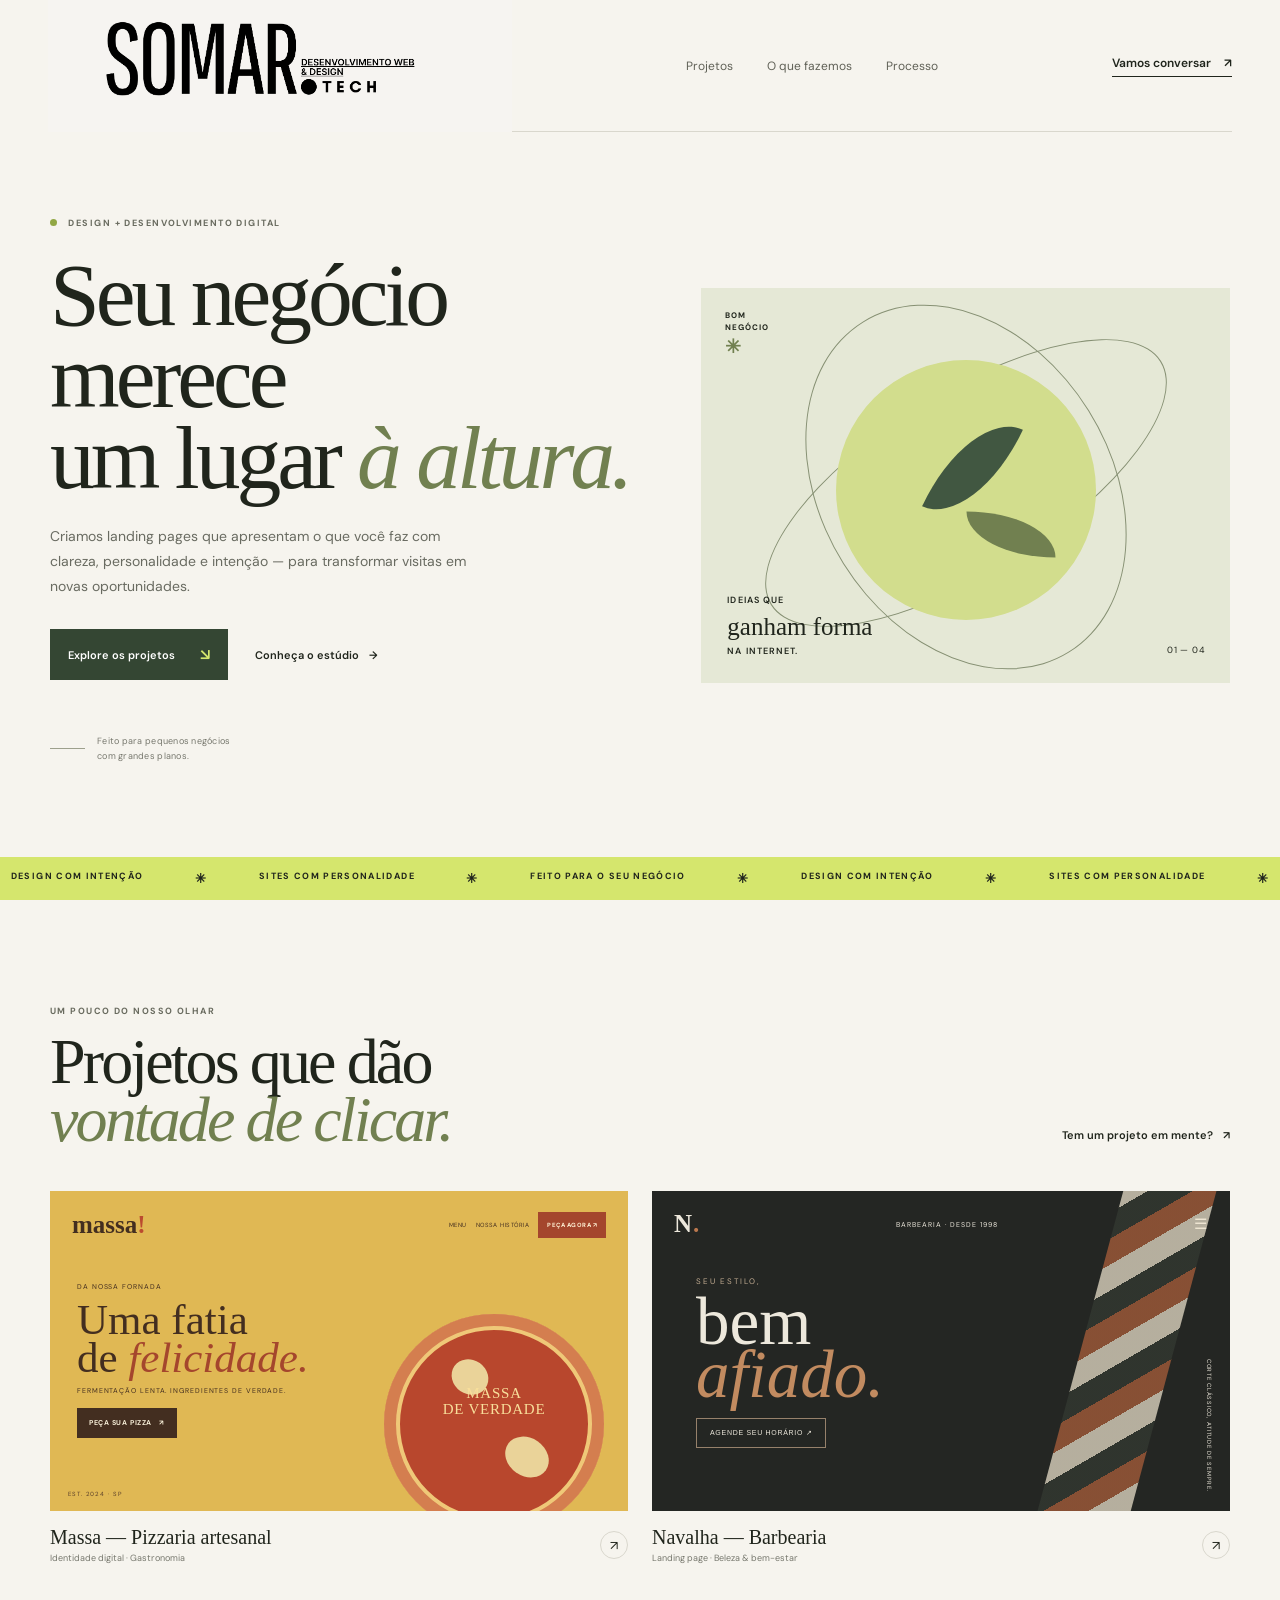
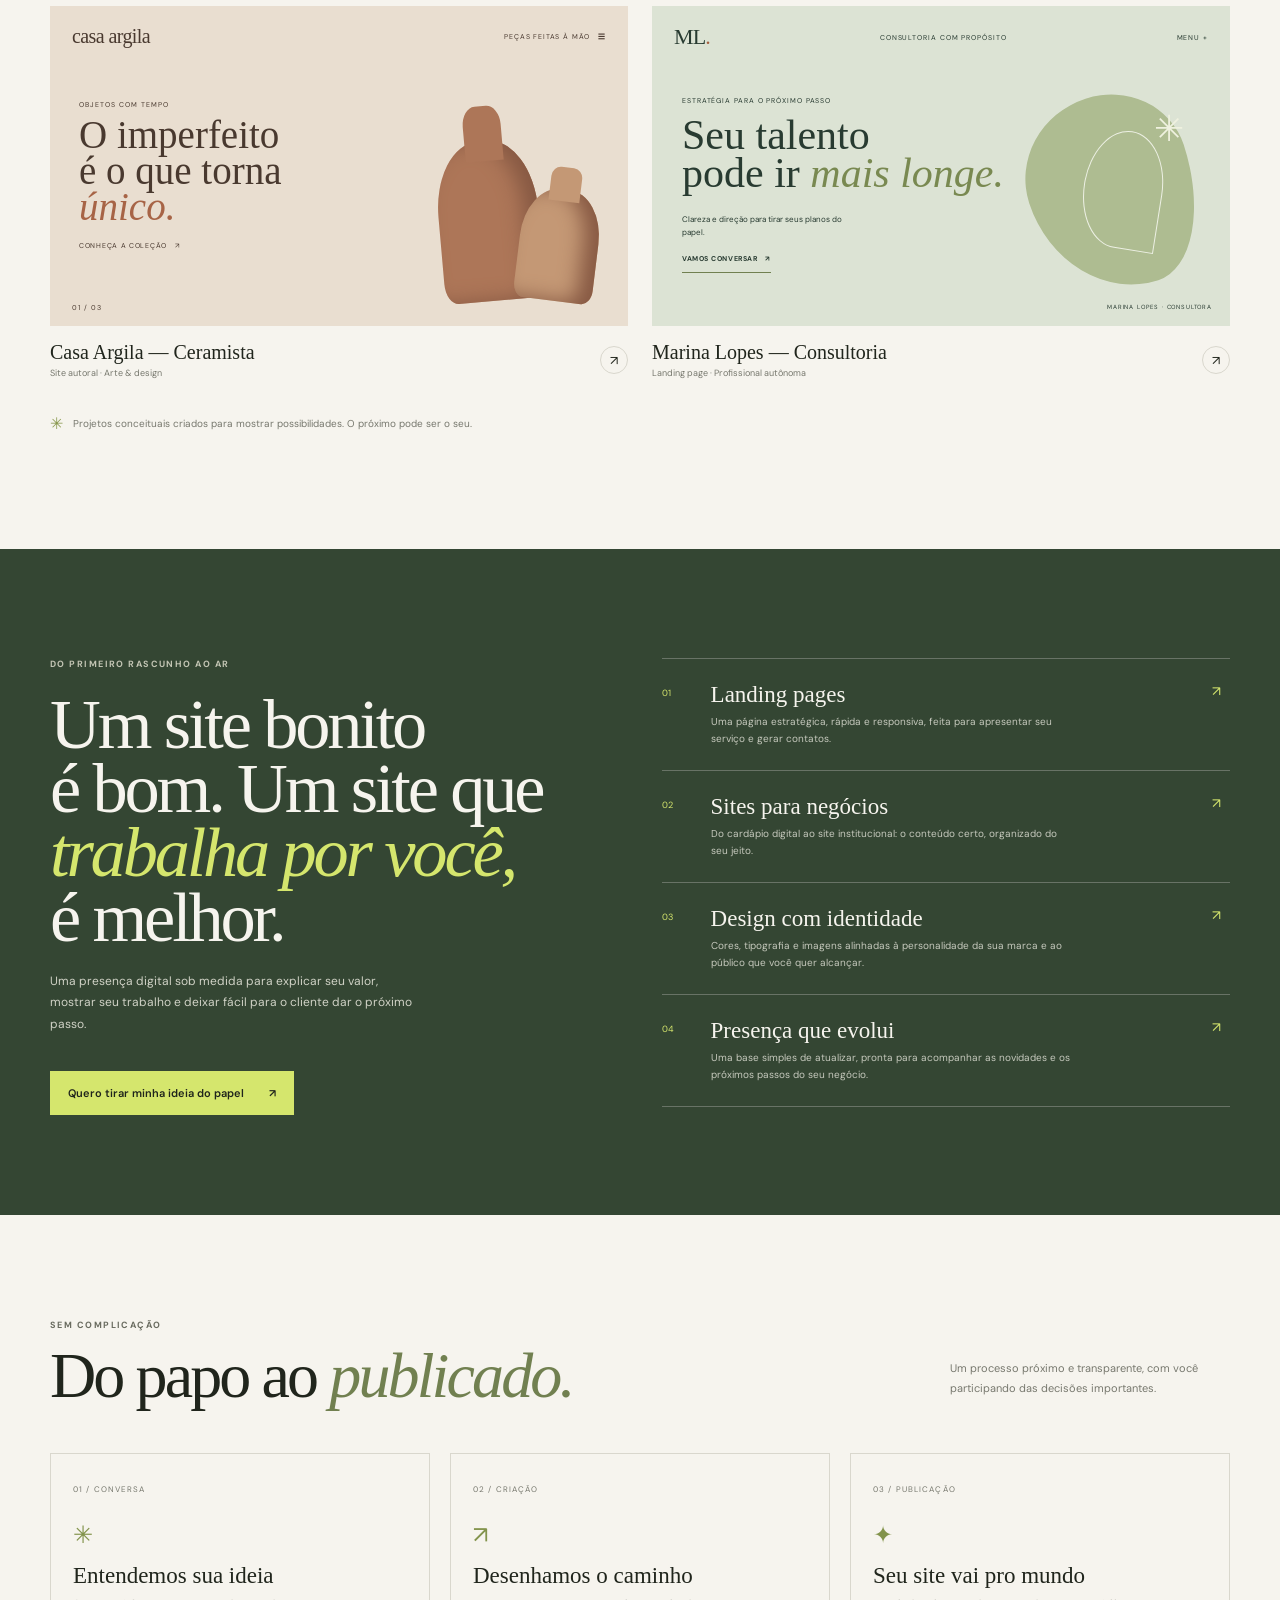
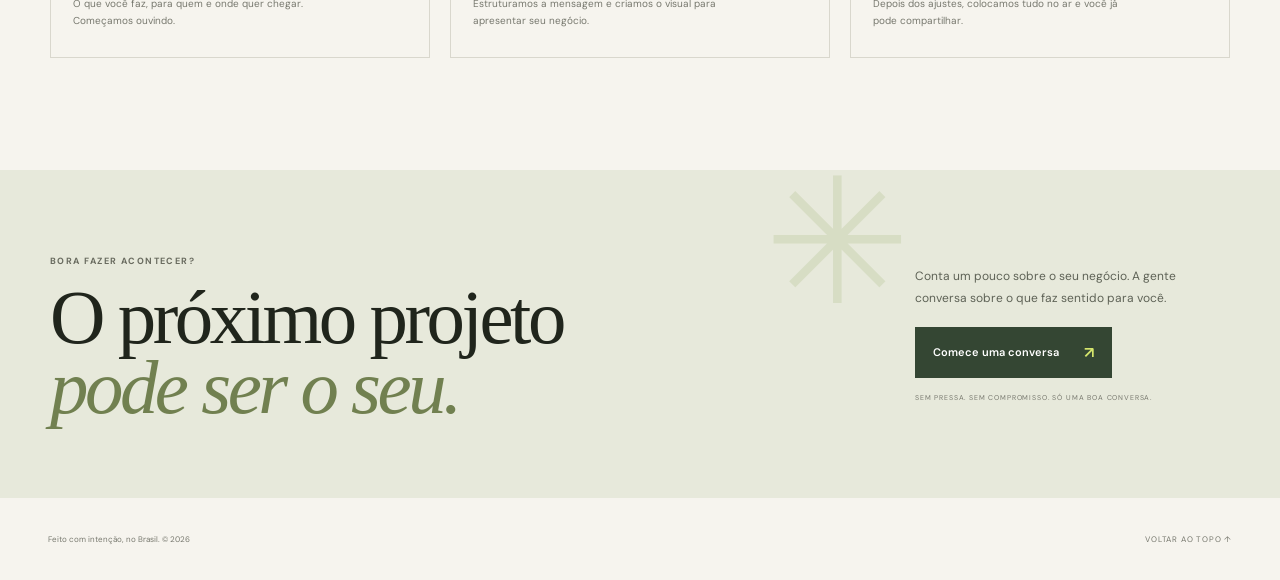
<file: index.html>
﻿<!doctype html>
<html lang="pt-BR">
  <head>
    <meta charset="UTF-8" />
    <meta name="viewport" content="width=device-width, initial-scale=1.0" />
    <meta name="theme-color" content="#f6f4ee" />
    <meta
      name="description"
      content="Landing pages com personalidade para negócios que querem crescer. Design e criação de sites para restaurantes, barbearias e profissionais autônomos."
    />
    <link rel="preconnect" href="https://fonts.googleapis.com" />
    <link rel="preconnect" href="https://fonts.gstatic.com" crossorigin />
    <link
      href="https://fonts.googleapis.com/css2?family=DM+Sans:wght@400;500;600;700&family=Libre+Caslon+Condensed:ital,wght@0,400;0,500;0,600;0,700;1,400;1,500&display=swap"
      rel="stylesheet"
    />

    <link rel="icon" href="images/favicon.png" type="image/png" />

    <link rel="stylesheet" href="style.css" />
    <title>somar.tech — Sites com intenção</title>
  </head>
  <body>
    <header class="site-header">
      <a class="brand" href="#inicio" aria-label="somar.tech, início">

        <!-- <span class="brand-mark">s.</span> -->

        <img src="images/logo-inicio.png" alt="somar.tech — desenvolvimento web e design"/>
      </a
      >
      <nav class="main-nav" aria-label="Navegação principal">
        <a href="#projetos">Projetos</a><a href="#servicos">O que fazemos</a
        ><a href="#processo">Processo</a>
      </nav>
      <a class="header-cta" href="https://wa.me/556992516912"
        >Vamos conversar <span aria-hidden="true">↗</span></a
      >
    </header>

    <main>
      <section class="hero section-wrap" id="inicio">
        <div class="hero-copy">
          <p class="eyebrow">
            <span class="eyebrow-dot"></span> DESIGN + DESENVOLVIMENTO DIGITAL
          </p>
          <h1>Seu negócio merece<br />um lugar <em>à altura.</em></h1>
          <p class="hero-description">
            Criamos landing pages que apresentam o que você faz com clareza,
            personalidade e intenção — para transformar visitas em novas
            oportunidades.
          </p>
          <div class="hero-actions">
            <a class="button button-dark" href="#projetos"
              >Explore os projetos <span aria-hidden="true">↘</span></a
            ><a class="text-link" href="#servicos"
              >Conheça o estúdio <span aria-hidden="true">→</span></a
            >
          </div>
          <div class="hero-note">
            <span class="note-line"></span
            ><span>Feito para pequenos negócios<br />com grandes planos.</span>
          </div>
        </div>
        <div
          class="hero-art"
          aria-label="Composição gráfica abstrata em tons de verde e amarelo"
        >
          <div class="art-stamp">BOM<br />NEGÓCIO<br /><span>✳</span></div>
          <div class="art-orbit orbit-one"></div>
          <div class="art-orbit orbit-two"></div>
          <div class="art-sun"></div>
          <div class="art-leaf leaf-one"></div>
          <div class="art-leaf leaf-two"></div>
          <div class="art-caption">
            <span>IDEIAS QUE</span><strong>ganham forma</strong
            ><span>NA INTERNET.</span>
          </div>
          <span class="art-index">01 — 04</span>
        </div>
      </section>

      <div
        class="marquee"
        aria-label="Design com intenção, sites com personalidade"
      >
        <div class="marquee-track">
          <span>DESIGN COM INTENÇÃO</span><i>✳</i
          ><span>SITES COM PERSONALIDADE</span><i>✳</i
          ><span>FEITO PARA O SEU NEGÓCIO</span><i>✳</i
          ><span>DESIGN COM INTENÇÃO</span><i>✳</i
          ><span>SITES COM PERSONALIDADE</span><i>✳</i>
        </div>
      </div>

      <section class="projects section-wrap" id="projetos">
        <div class="section-heading">
          <div>
            <p class="eyebrow">UM POUCO DO NOSSO OLHAR</p>
            <h2>Projetos que dão<br /><em>vontade de clicar.</em></h2>
          </div>
          <a class="text-link" href="https://wa.me/556992516912"
            >Tem um projeto em mente? <span aria-hidden="true">↗</span></a
          >
        </div>
        <div class="project-grid">
          <a
            class="project-card project-pizza"
            href="projetoPortifolio/massa/massa.html"
            aria-label="Projeto conceitual Massa — pizzaria artesanal"
          >
            <div class="project-visual pizza-visual">
              <div class="pizza-top">
                <span class="mini-brand">massa<span>!</span></span
                ><span class="mini-nav"
                  >MENU　 NOSSA HISTÓRIA　 <b>PEÇA AGORA ↗</b></span
                >
              </div>
              <div class="pizza-copy">
                <span>DA NOSSA FORNADA</span
                ><strong>Uma fatia<br />de <i>felicidade.</i></strong
                ><small>FERMENTAÇÃO LENTA. INGREDIENTES DE VERDADE.</small
                ><b>PEÇA SUA PIZZA　↗</b>
              </div>
              <div class="pizza-disc">
                <div class="disc-inner">MASSA<br />DE VERDADE</div>
              </div>
              <span class="visual-label">EST. 2024 · SP</span>
            </div>
            <div class="project-meta">
              <div>
                <h3>Massa — Pizzaria artesanal</h3>
                <p>Identidade digital · Gastronomia</p>
              </div>
              <span class="card-arrow">↗</span>
            </div>
          </a>
          <a
            class="project-card project-barber"
            href="projetoPortifolio/navalha/index.html"
            aria-label="Projeto conceitual Navalha — barbearia"
          >
            <div class="project-visual barber-visual">
              <div class="barber-top">
                <span class="barber-logo">N<span>.</span></span
                ><span>BARBEARIA · DESDE 1998</span
                ><span class="barber-menu">☰</span>
              </div>
              <div class="barber-center">
                <span>SEU ESTILO,</span><strong>bem<br /><i>afiado.</i></strong
                ><button>AGENDE SEU HORÁRIO ↗</button>
              </div>
              <div class="barber-stripe"></div>
              <span class="barber-side"
                >CORTE CLÁSSICO, ATITUDE DE SEMPRE.</span
              >
            </div>
            <div class="project-meta">
              <div>
                <h3>Navalha — Barbearia</h3>
                <p>Landing page · Beleza & bem-estar</p>
              </div>
              <span class="card-arrow">↗</span>
            </div>
          </a>
          <a
            class="project-card project-ceramic"
            href="projetoPortifolio/casa-argila/index.html"
            aria-label="Projeto conceitual Casa Argila — ceramista"
          >
            <div class="project-visual ceramic-visual">
              <div class="ceramic-top">
                <span>casa argila</span><span>PEÇAS FEITAS À MÃO　☰</span>
              </div>
              <div class="ceramic-content">
                <span>OBJETOS COM TEMPO</span
                ><strong
                  >O imperfeito<br />é o que torna<br /><i>único.</i></strong
                ><span class="ceramic-link">CONHEÇA A COLEÇÃO　↗</span>
              </div>
              <div class="vase vase-one"></div>
              <div class="vase vase-two"></div>
              <span class="ceramic-number">01 / 03</span>
            </div>
            <div class="project-meta">
              <div>
                <h3>Casa Argila — Ceramista</h3>
                <p>Site autoral · Arte & design</p>
              </div>
              <span class="card-arrow">↗</span>
            </div>
          </a>
          <a
            class="project-card project-coach"
            href="projetoPortifolio/marina-lopes/index.html"
            aria-label="Projeto conceitual Marina Lopes — consultora"
          >
            <div class="project-visual coach-visual">
              <div class="coach-nav">
                <span>ML<span class="coach-dot">.</span></span
                ><span>CONSULTORIA COM PROPÓSITO</span><span>MENU +</span>
              </div>
              <div class="coach-copy">
                <span>ESTRATÉGIA PARA O PRÓXIMO PASSO</span
                ><strong>Seu talento<br />pode ir <i>mais longe.</i></strong>
                <p>Clareza e direção para tirar seus planos do papel.</p>
                <b>VAMOS CONVERSAR　↗</b>
              </div>
              <div class="coach-shape"></div>
              <div class="coach-asterisk">✳</div>
              <span class="coach-foot">MARINA LOPES · CONSULTORA</span>
            </div>
            <div class="project-meta">
              <div>
                <h3>Marina Lopes — Consultoria</h3>
                <p>Landing page · Profissional autônoma</p>
              </div>
              <span class="card-arrow">↗</span>
            </div>
          </a>
        </div>
        <p class="portfolio-note">
          <span>✳</span> Projetos conceituais criados para mostrar
          possibilidades. O próximo pode ser o seu.
        </p>
      </section>

      <section class="services" id="servicos">
        <div class="section-wrap services-inner">
          <div class="services-intro">
            <p class="eyebrow">DO PRIMEIRO RASCUNHO AO AR</p>
            <h2>
              Um site bonito<br />é bom. Um site que<br /><em
                >trabalha por você,</em
              ><br />é melhor.
            </h2>
            <p>
              Uma presença digital sob medida para explicar seu valor, mostrar
              seu trabalho e deixar fácil para o cliente dar o próximo passo.
            </p>
            <a class="button button-light" href="https://wa.me/556992516912"
              >Quero tirar minha ideia do papel
              <span aria-hidden="true">↗</span></a
            >
          </div>
          <div class="service-list">
            <article class="service-item">
              <span>01</span>
              <div>
                <h3>Landing pages</h3>
                <p>
                  Uma página estratégica, rápida e responsiva, feita para
                  apresentar seu serviço e gerar contatos.
                </p>
              </div>
              <b>↗</b>
            </article>
            <article class="service-item">
              <span>02</span>
              <div>
                <h3>Sites para negócios</h3>
                <p>
                  Do cardápio digital ao site institucional: o conteúdo certo,
                  organizado do seu jeito.
                </p>
              </div>
              <b>↗</b>
            </article>
            <article class="service-item">
              <span>03</span>
              <div>
                <h3>Design com identidade</h3>
                <p>
                  Cores, tipografia e imagens alinhadas à personalidade da sua
                  marca e ao público que você quer alcançar.
                </p>
              </div>
              <b>↗</b>
            </article>
            <article class="service-item">
              <span>04</span>
              <div>
                <h3>Presença que evolui</h3>
                <p>
                  Uma base simples de atualizar, pronta para acompanhar as
                  novidades e os próximos passos do seu negócio.
                </p>
              </div>
              <b>↗</b>
            </article>
          </div>
        </div>
      </section>

      <section class="process section-wrap" id="processo">
        <div class="section-heading">
          <div>
            <p class="eyebrow">SEM COMPLICAÇÃO</p>
            <h2>Do papo ao <em>publicado.</em></h2>
          </div>
          <p class="process-lead">
            Um processo próximo e transparente, com você participando das
            decisões importantes.
          </p>
        </div>
        <div class="process-steps">
          <article>
            <span>01 / CONVERSA</span>
            <div class="step-icon">✳</div>
            <h3>Entendemos sua ideia</h3>
            <p>
              O que você faz, para quem e onde quer chegar. Começamos ouvindo.
            </p>
          </article>
          <article>
            <span>02 / CRIAÇÃO</span>
            <div class="step-icon">↗</div>
            <h3>Desenhamos o caminho</h3>
            <p>
              Estruturamos a mensagem e criamos o visual para apresentar seu
              negócio.
            </p>
          </article>
          <article>
            <span>03 / PUBLICAÇÃO</span>
            <div class="step-icon">✦</div>
            <h3>Seu site vai pro mundo</h3>
            <p>
              Depois dos ajustes, colocamos tudo no ar e você já pode
              compartilhar.
            </p>
          </article>
        </div>
      </section>

      <section class="contact" id="contato">
        <div class="contact-inner section-wrap">
          <div>
            <p class="eyebrow">BORA FAZER ACONTECER?</p>
            <h2>O próximo projeto<br /><em>pode ser o seu.</em></h2>
          </div>
          <div class="contact-side">
            <p>
              Conta um pouco sobre o seu negócio. A gente conversa sobre o que
              faz sentido para você.
            </p>
            <a
              class="button button-dark"
              href="https://wa.me/556992516912"
              >Comece uma conversa
               <span aria-hidden="true">↗</span></a
            ><span class="contact-small"
              >SEM PRESSA. SEM COMPROMISSO. SÓ UMA BOA CONVERSA.</span
            >
          </div>
          <span class="contact-spark">✳</span>
        </div>
      </section>
    </main>

    <footer class="site-footer">
      <!-- <a class="brand" href="#inicio"
        ><span class="brand-mark">s.</span><span>somar.webpages</span></a
      > -->
       <!-- <img src="images/logo-inicio.png" alt="somar.tech — desenvolvimento web e design"/>
      </a
      > -->
      <span>Feito com intenção, no Brasil. © 2026</span
      ><a href="#inicio">VOLTAR AO TOPO ↑</a>
    </footer>
  </body>
</html>
</file>
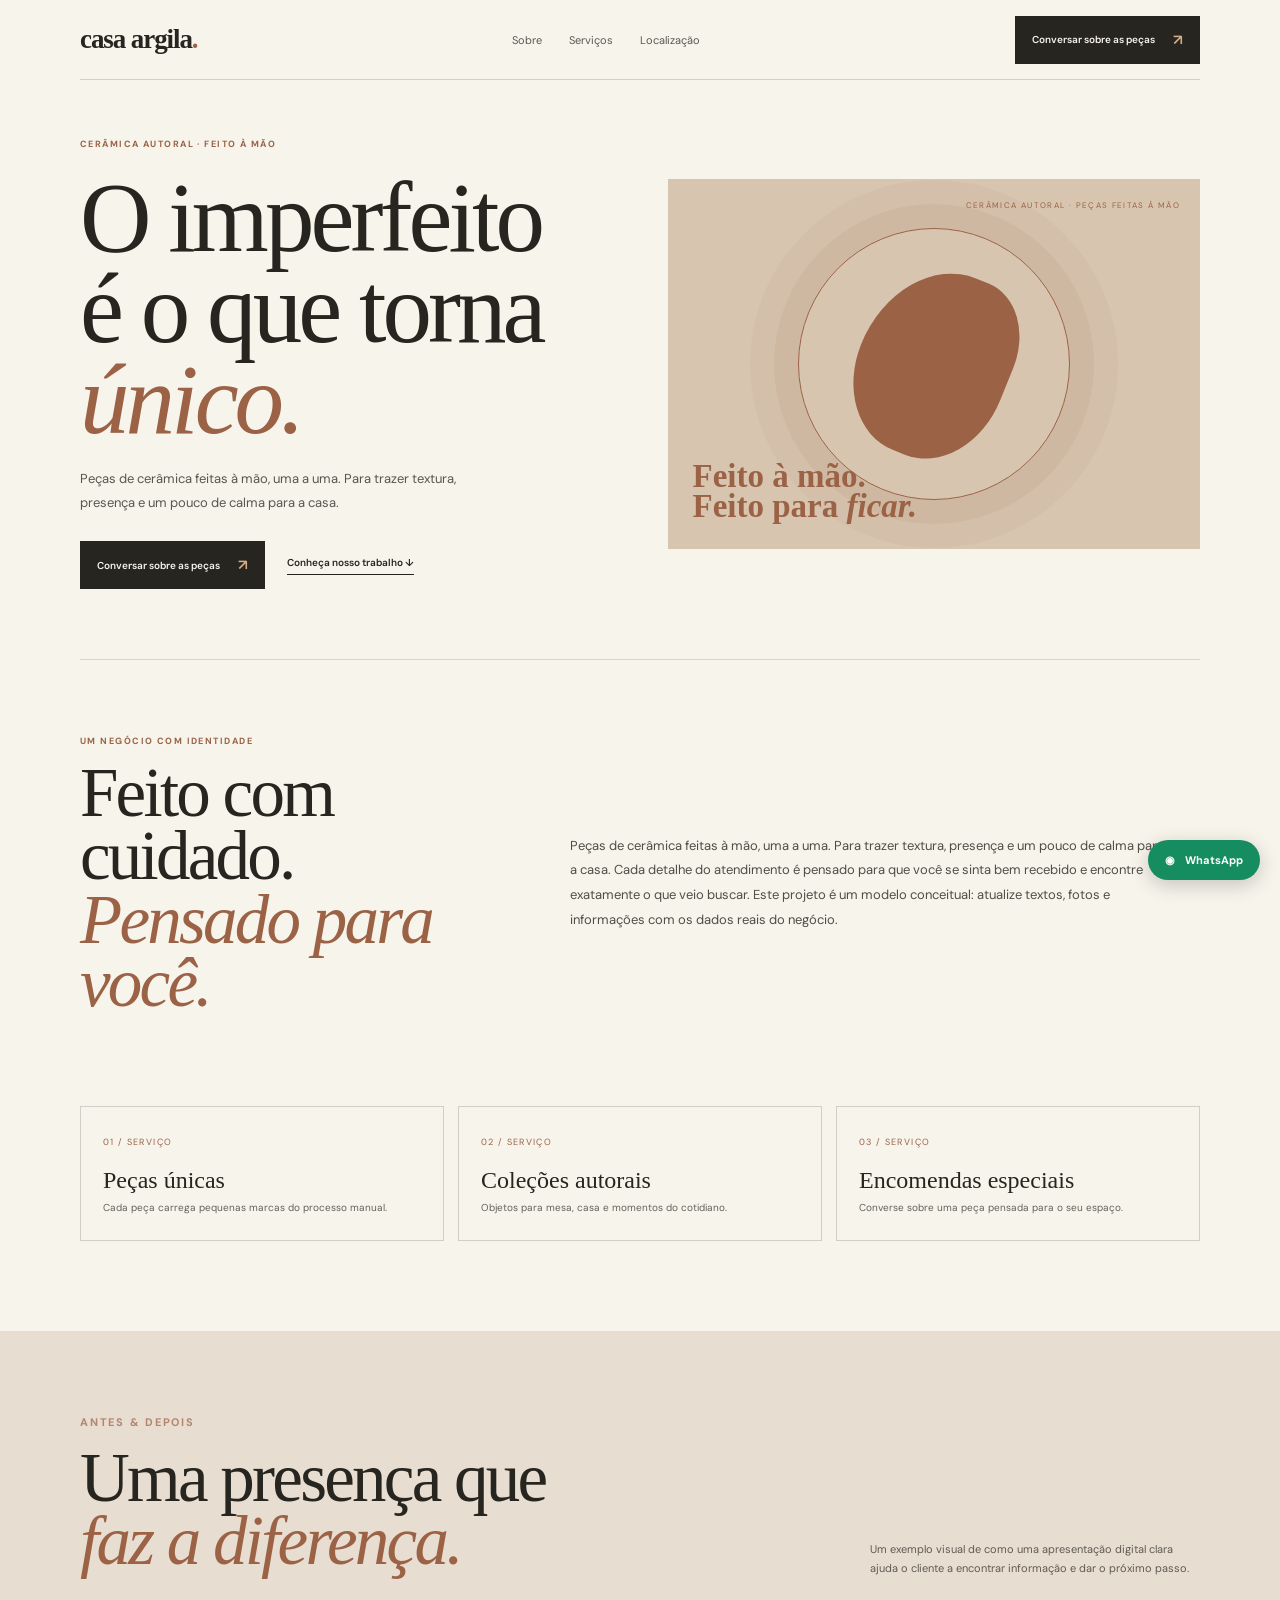
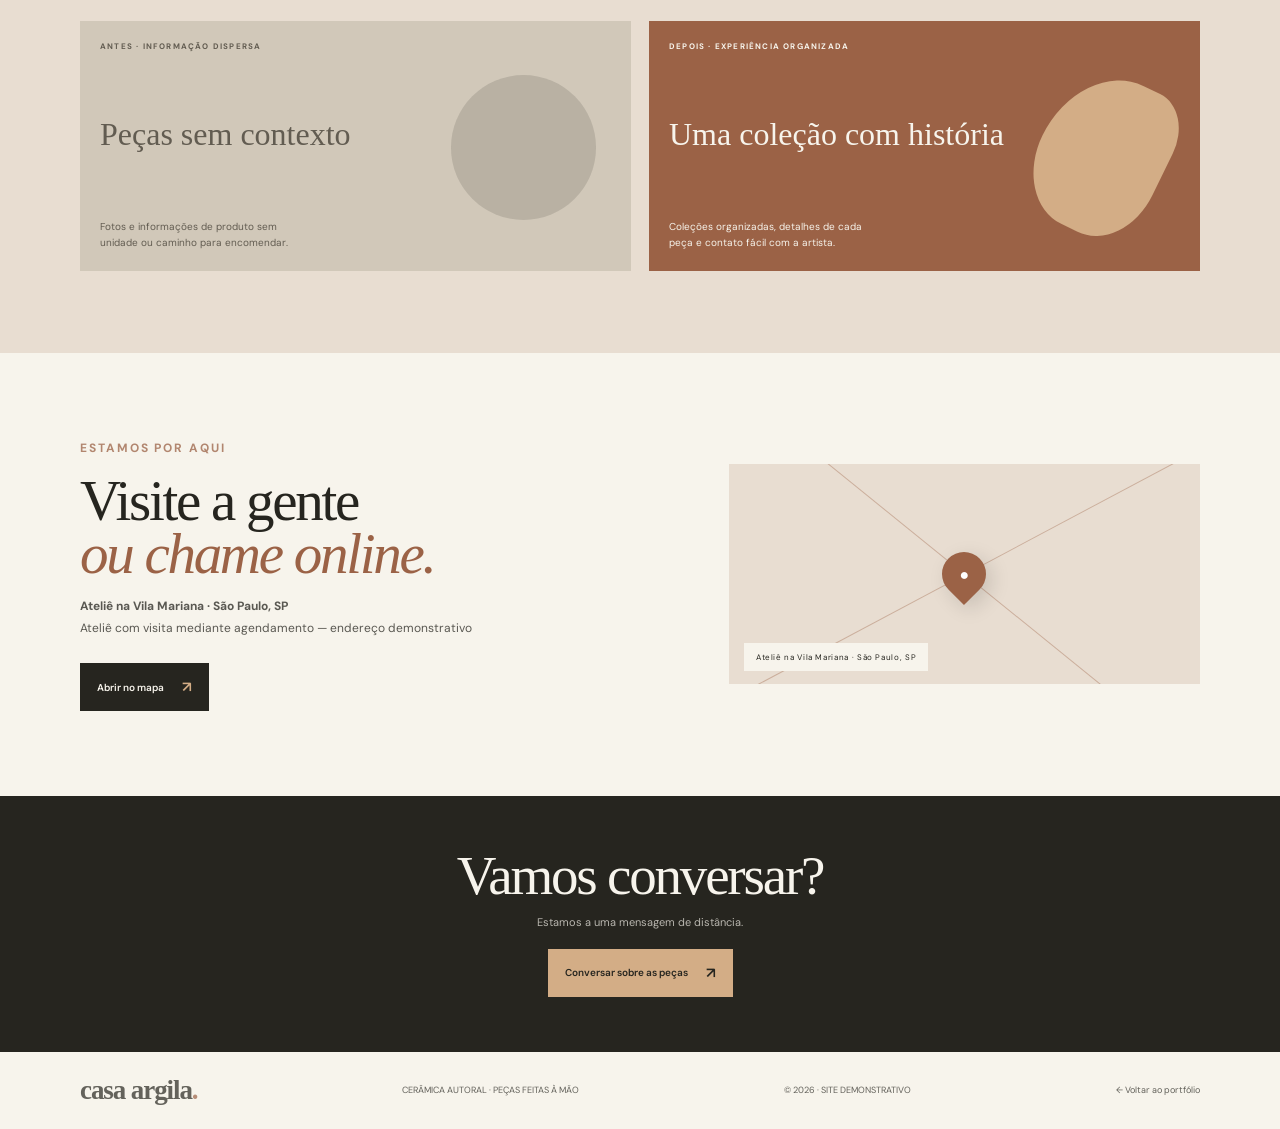
<file: casa-argila/index.html>
﻿<!doctype html>
<html lang="pt-BR">
  <head>
    <meta charset="UTF-8" />
    <meta name="viewport" content="width=device-width,initial-scale=1" />
    <meta name="theme-color" content="#e8ddd1" />
    <meta
      name="description"
      content="Peças de cerâmica feitas à mão, uma a uma. Para trazer textura, presença e um pouco de calma para a casa."
    />
    <link rel="stylesheet" href="../shared.css" />
    <link rel="stylesheet" href="style.css" />
    <title>Casa Argila — Cerâmica autoral</title>
  </head>
  <body>
    <header class="business-header wrap">
      <a class="business-logo" href="#inicio">casa argila<span>.</span></a>
      <nav class="business-nav" aria-label="Navegação">
        <a href="#sobre">Sobre</a><a href="#servicos">Serviços</a
        ><a href="#local">Localização</a>
      </nav>
      <a
        class="header-book"
        href="https://wa.me/5500000000000?text=Ol%C3%A1%2C%20quero%20conhecer%20as%20pe%C3%A7as"
        target="_blank"
        rel="noopener"
        >Conversar sobre as peças <span>↗</span></a
      >
    </header>
    <main>
      <section class="hero wrap" id="inicio">
        <div class="hero-copy">
          <p class="eyebrow">CERÂMICA AUTORAL · FEITO À MÃO</p>
          <h1>O imperfeito<br />é o que torna<br /><em>único.</em></h1>
          <p>
            Peças de cerâmica feitas à mão, uma a uma. Para trazer textura,
            presença e um pouco de calma para a casa.
          </p>
          <div class="hero-buttons">
            <a
              class="cta"
              href="https://wa.me/5500000000000?text=Ol%C3%A1%2C%20quero%20conhecer%20as%20pe%C3%A7as"
              target="_blank"
              rel="noopener"
              >Conversar sobre as peças <span>↗</span></a
            ><a class="plain-link" href="#sobre">Conheça nosso trabalho ↓</a>
          </div>
        </div>
        <div class="hero-art">
          <span class="art-tag">CERÂMICA AUTORAL · PEÇAS FEITAS À MÃO</span
          ><span class="art-shape"></span
          ><strong class="art-title"
            >Feito à mão.<br />Feito para <em>ficar.</em></strong
          >
        </div>
      </section>
      <section class="intro wrap" id="sobre">
        <div>
          <p class="eyebrow">UM NEGÓCIO COM IDENTIDADE</p>
          <h2>Feito com cuidado.<br /><em>Pensado para você.</em></h2>
        </div>
        <p class="intro-copy">
          Peças de cerâmica feitas à mão, uma a uma. Para trazer textura,
          presença e um pouco de calma para a casa. Cada detalhe do atendimento
          é pensado para que você se sinta bem recebido e encontre exatamente o
          que veio buscar. Este projeto é um modelo conceitual: atualize textos,
          fotos e informações com os dados reais do negócio.
        </p>
      </section>
      <section class="offer-grid wrap" id="servicos">
        <article class="offer">
          <span>01 / SERVIÇO</span>
          <h3>Peças únicas</h3>
          <p>Cada peça carrega pequenas marcas do processo manual.</p>
        </article>
        <article class="offer">
          <span>02 / SERVIÇO</span>
          <h3>Coleções autorais</h3>
          <p>Objetos para mesa, casa e momentos do cotidiano.</p>
        </article>
        <article class="offer">
          <span>03 / SERVIÇO</span>
          <h3>Encomendas especiais</h3>
          <p>Converse sobre uma peça pensada para o seu espaço.</p>
        </article>
      </section>
      <section class="compare">
        <div class="wrap">
          <div class="compare-head">
            <div>
              <p class="eyebrow">ANTES & DEPOIS</p>
              <h2 class="section-title">
                Uma presença que<br /><em>faz a diferença.</em>
              </h2>
            </div>
            <p>
              Um exemplo visual de como uma apresentação digital clara ajuda o
              cliente a encontrar informação e dar o próximo passo.
            </p>
          </div>
          <div class="compare-grid">
            <article class="compare-card old-design">
              <small>ANTES · INFORMAÇÃO DISPERSA</small
              ><strong>Peças sem contexto</strong
              ><span
                >Fotos e informações de produto sem unidade ou caminho para
                encomendar.</span
              >
            </article>
            <article class="compare-card new-design">
              <small>DEPOIS · EXPERIÊNCIA ORGANIZADA</small
              ><strong>Uma coleção com história</strong
              ><span
                >Coleções organizadas, detalhes de cada peça e contato fácil com
                a artista.</span
              >
            </article>
          </div>
        </div>
      </section>
      <section class="location wrap" id="local">
        <div>
          <p class="eyebrow">ESTAMOS POR AQUI</p>
          <h2>Visite a gente<br /><em>ou chame online.</em></h2>
          <p>
            <strong>Ateliê na Vila Mariana · São Paulo, SP</strong><br />Ateliê
            com visita mediante agendamento — endereço demonstrativo
          </p>
          <a
            class="cta"
            href="https://maps.google.com/?q=Vila+Mariana+Sao+Paulo"
            target="_blank"
            rel="noopener"
            >Abrir no mapa <span>↗</span></a
          >
        </div>
        <a
          class="map-card"
          href="https://maps.google.com/?q=Vila+Mariana+Sao+Paulo"
          target="_blank"
          rel="noopener"
          aria-label="Abrir localização no Google Maps"
          ><span class="map-pin"><span>●</span></span
          ><span class="map-caption"
            >Ateliê na Vila Mariana · São Paulo, SP</span
          ></a
        >
      </section>
      <section class="bottom-cta">
        <h2>Vamos conversar?</h2>
        <p>Estamos a uma mensagem de distância.</p>
        <a
          class="cta"
          href="https://wa.me/5500000000000?text=Ol%C3%A1%2C%20quero%20conhecer%20as%20pe%C3%A7as"
          target="_blank"
          rel="noopener"
          >Conversar sobre as peças <span>↗</span></a
        >
      </section>
    </main>
    <footer class="wrap">
      <a class="business-logo" href="#inicio">casa argila<span>.</span></a
      ><span>CERÂMICA AUTORAL · PEÇAS FEITAS À MÃO</span
      ><span>© 2026 · SITE DEMONSTRATIVO</span
      ><a href="../../index.html#projetos">← Voltar ao portfólio</a>
    </footer>
    <a
      class="whatsapp-float"
      href="https://wa.me/5500000000000?text=Ol%C3%A1%2C%20quero%20conhecer%20as%20pe%C3%A7as"
      target="_blank"
      rel="noopener"
      ><span>◉</span> WhatsApp</a
    >
  </body>
</html>
</file>
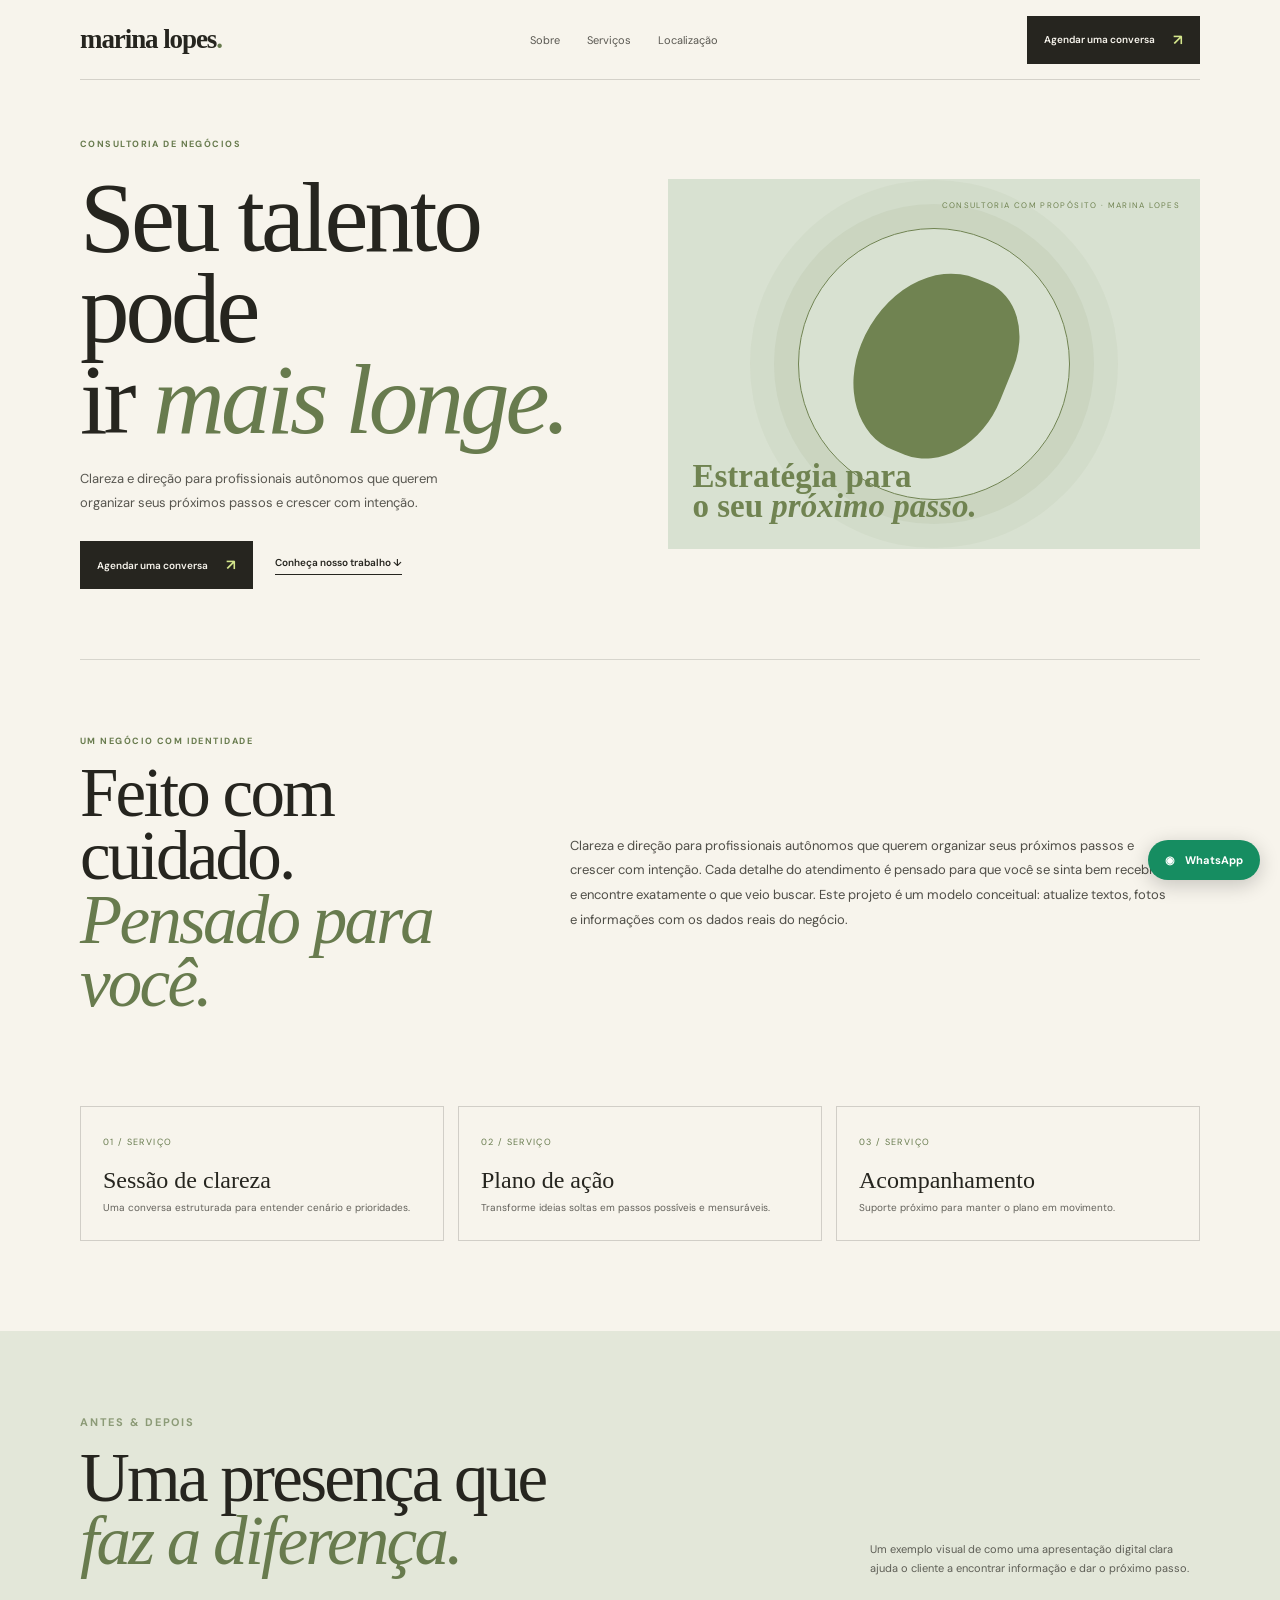
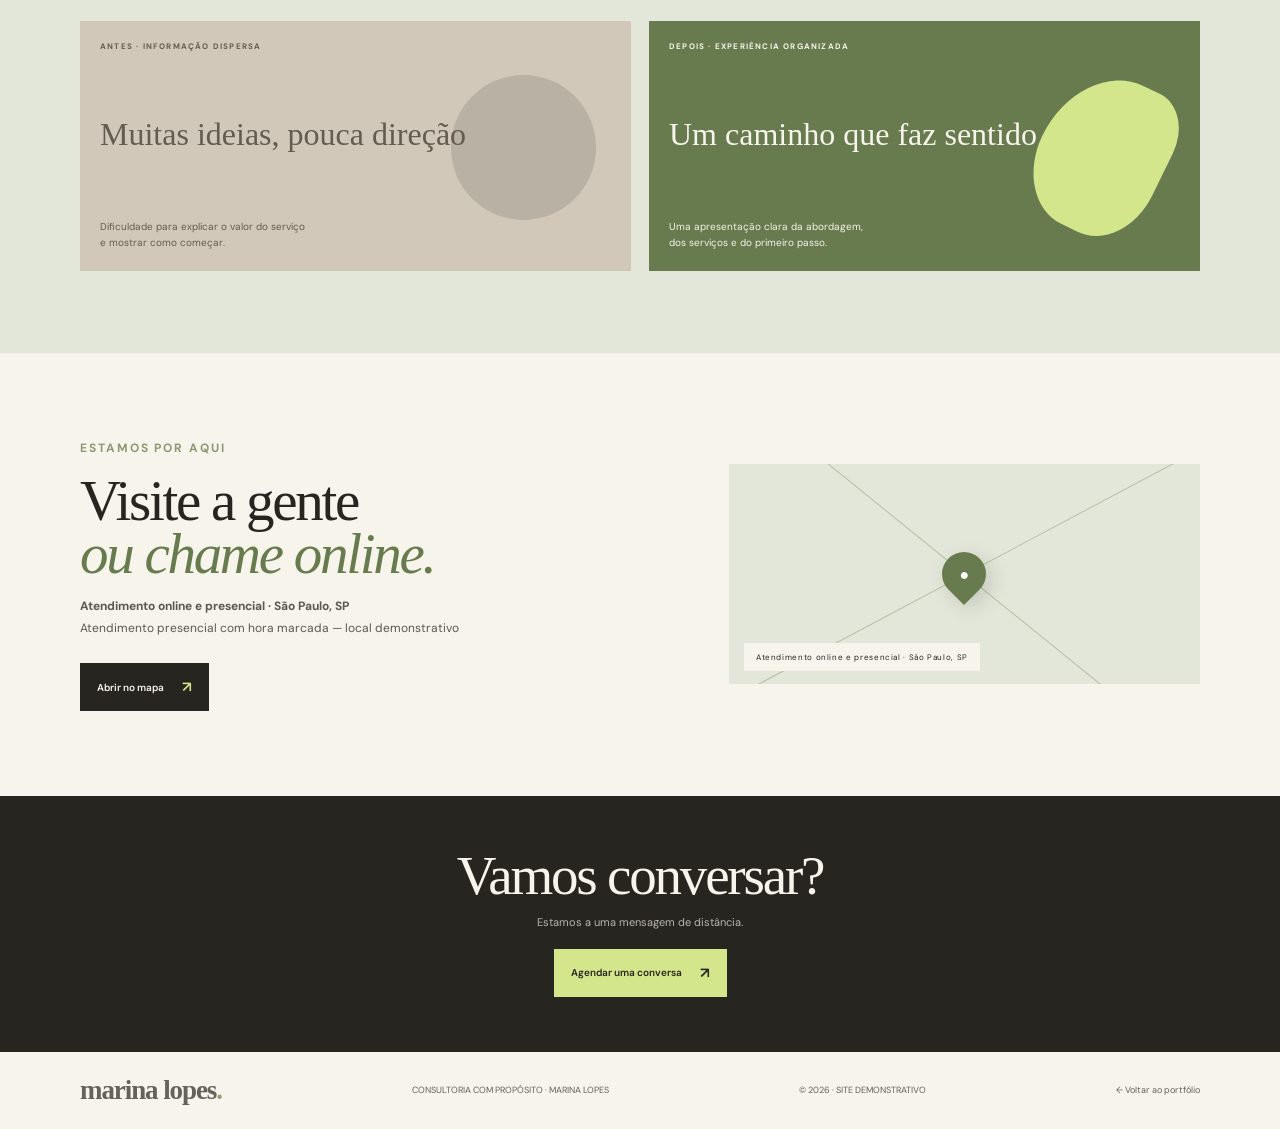
<file: marina-lopes/index.html>
﻿<!doctype html>
<html lang="pt-BR">
  <head>
    <meta charset="UTF-8" />
    <meta name="viewport" content="width=device-width,initial-scale=1" />
    <meta name="theme-color" content="#e3e7d9" />
    <meta
      name="description"
      content="Clareza e direção para profissionais autônomos que querem organizar seus próximos passos e crescer com intenção."
    />
    <link rel="stylesheet" href="../shared.css" />
    <link rel="stylesheet" href="style.css" />
    <title>Marina Lopes — Consultoria</title>
  </head>
  <body>
    <header class="business-header wrap">
      <a class="business-logo" href="#inicio">marina lopes<span>.</span></a>
      <nav class="business-nav" aria-label="Navegação">
        <a href="#sobre">Sobre</a><a href="#servicos">Serviços</a
        ><a href="#local">Localização</a>
      </nav>
      <a
        class="header-book"
        href="https://wa.me/5500000000000?text=Ol%C3%A1%2C%20quero%20conversar%20sobre%20consultoria"
        target="_blank"
        rel="noopener"
        >Agendar uma conversa <span>↗</span></a
      >
    </header>
    <main>
      <section class="hero wrap" id="inicio">
        <div class="hero-copy">
          <p class="eyebrow">CONSULTORIA DE NEGÓCIOS</p>
          <h1>Seu talento pode<br />ir <em>mais longe.</em></h1>
          <p>
            Clareza e direção para profissionais autônomos que querem organizar
            seus próximos passos e crescer com intenção.
          </p>
          <div class="hero-buttons">
            <a
              class="cta"
              href="https://wa.me/5500000000000?text=Ol%C3%A1%2C%20quero%20conversar%20sobre%20consultoria"
              target="_blank"
              rel="noopener"
              >Agendar uma conversa <span>↗</span></a
            ><a class="plain-link" href="#sobre">Conheça nosso trabalho ↓</a>
          </div>
        </div>
        <div class="hero-art">
          <span class="art-tag">CONSULTORIA COM PROPÓSITO · MARINA LOPES</span
          ><span class="art-shape"></span
          ><strong class="art-title"
            >Estratégia para<br />o seu <em>próximo passo.</em></strong
          >
        </div>
      </section>
      <section class="intro wrap" id="sobre">
        <div>
          <p class="eyebrow">UM NEGÓCIO COM IDENTIDADE</p>
          <h2>Feito com cuidado.<br /><em>Pensado para você.</em></h2>
        </div>
        <p class="intro-copy">
          Clareza e direção para profissionais autônomos que querem organizar
          seus próximos passos e crescer com intenção. Cada detalhe do
          atendimento é pensado para que você se sinta bem recebido e encontre
          exatamente o que veio buscar. Este projeto é um modelo conceitual:
          atualize textos, fotos e informações com os dados reais do negócio.
        </p>
      </section>
      <section class="offer-grid wrap" id="servicos">
        <article class="offer">
          <span>01 / SERVIÇO</span>
          <h3>Sessão de clareza</h3>
          <p>Uma conversa estruturada para entender cenário e prioridades.</p>
        </article>
        <article class="offer">
          <span>02 / SERVIÇO</span>
          <h3>Plano de ação</h3>
          <p>Transforme ideias soltas em passos possíveis e mensuráveis.</p>
        </article>
        <article class="offer">
          <span>03 / SERVIÇO</span>
          <h3>Acompanhamento</h3>
          <p>Suporte próximo para manter o plano em movimento.</p>
        </article>
      </section>
      <section class="compare">
        <div class="wrap">
          <div class="compare-head">
            <div>
              <p class="eyebrow">ANTES & DEPOIS</p>
              <h2 class="section-title">
                Uma presença que<br /><em>faz a diferença.</em>
              </h2>
            </div>
            <p>
              Um exemplo visual de como uma apresentação digital clara ajuda o
              cliente a encontrar informação e dar o próximo passo.
            </p>
          </div>
          <div class="compare-grid">
            <article class="compare-card old-design">
              <small>ANTES · INFORMAÇÃO DISPERSA</small
              ><strong>Muitas ideias, pouca direção</strong
              ><span
                >Dificuldade para explicar o valor do serviço e mostrar como
                começar.</span
              >
            </article>
            <article class="compare-card new-design">
              <small>DEPOIS · EXPERIÊNCIA ORGANIZADA</small
              ><strong>Um caminho que faz sentido</strong
              ><span
                >Uma apresentação clara da abordagem, dos serviços e do primeiro
                passo.</span
              >
            </article>
          </div>
        </div>
      </section>
      <section class="location wrap" id="local">
        <div>
          <p class="eyebrow">ESTAMOS POR AQUI</p>
          <h2>Visite a gente<br /><em>ou chame online.</em></h2>
          <p>
            <strong>Atendimento online e presencial · São Paulo, SP</strong
            ><br />Atendimento presencial com hora marcada — local demonstrativo
          </p>
          <a
            class="cta"
            href="https://maps.google.com/?q=Sao+Paulo"
            target="_blank"
            rel="noopener"
            >Abrir no mapa <span>↗</span></a
          >
        </div>
        <a
          class="map-card"
          href="https://maps.google.com/?q=Sao+Paulo"
          target="_blank"
          rel="noopener"
          aria-label="Abrir localização no Google Maps"
          ><span class="map-pin"><span>●</span></span
          ><span class="map-caption"
            >Atendimento online e presencial · São Paulo, SP</span
          ></a
        >
      </section>
      <section class="bottom-cta">
        <h2>Vamos conversar?</h2>
        <p>Estamos a uma mensagem de distância.</p>
        <a
          class="cta"
          href="https://wa.me/5500000000000?text=Ol%C3%A1%2C%20quero%20conversar%20sobre%20consultoria"
          target="_blank"
          rel="noopener"
          >Agendar uma conversa <span>↗</span></a
        >
      </section>
    </main>
    <footer class="wrap">
      <a class="business-logo" href="#inicio">marina lopes<span>.</span></a
      ><span>CONSULTORIA COM PROPÓSITO · MARINA LOPES</span
      ><span>© 2026 · SITE DEMONSTRATIVO</span
      ><a href="../../index.html#projetos">← Voltar ao portfólio</a>
    </footer>
    <a
      class="whatsapp-float"
      href="https://wa.me/5500000000000?text=Ol%C3%A1%2C%20quero%20conversar%20sobre%20consultoria"
      target="_blank"
      rel="noopener"
      ><span>◉</span> WhatsApp</a
    >
  </body>
</html>
</file>
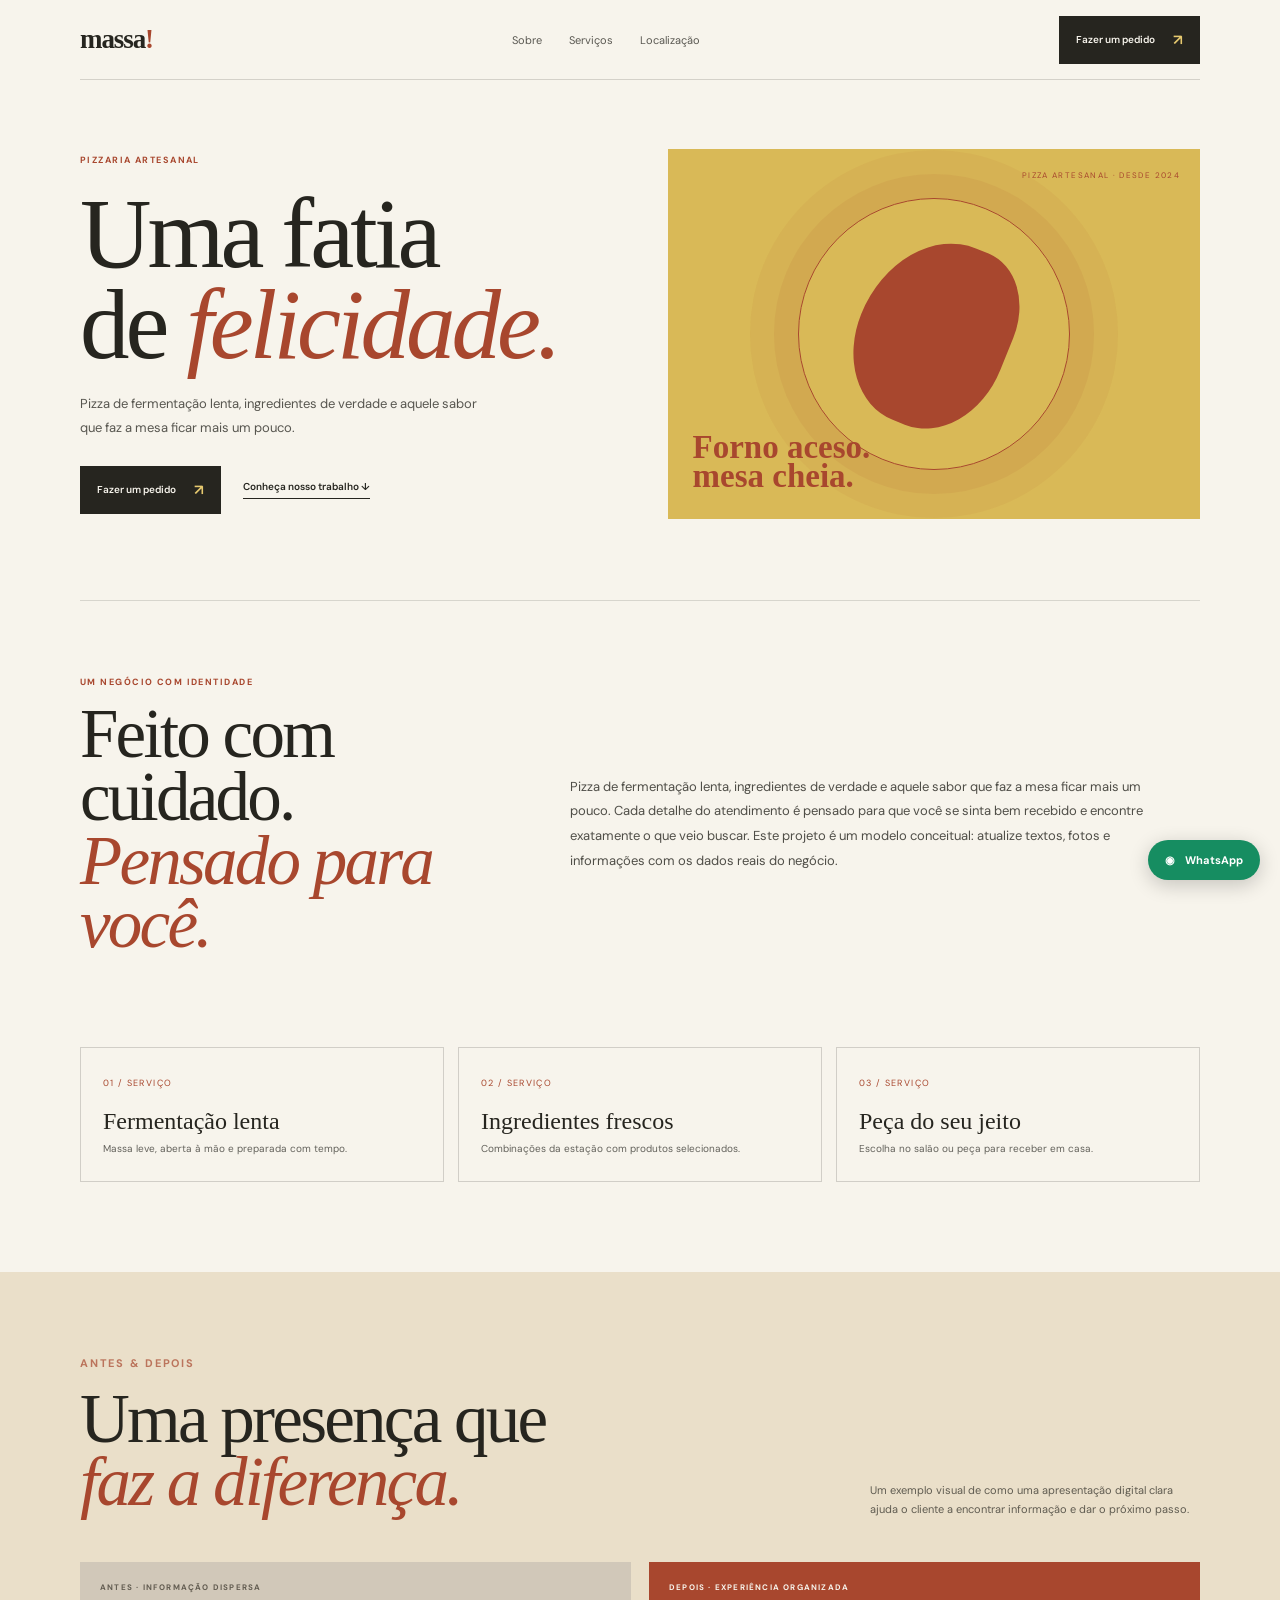
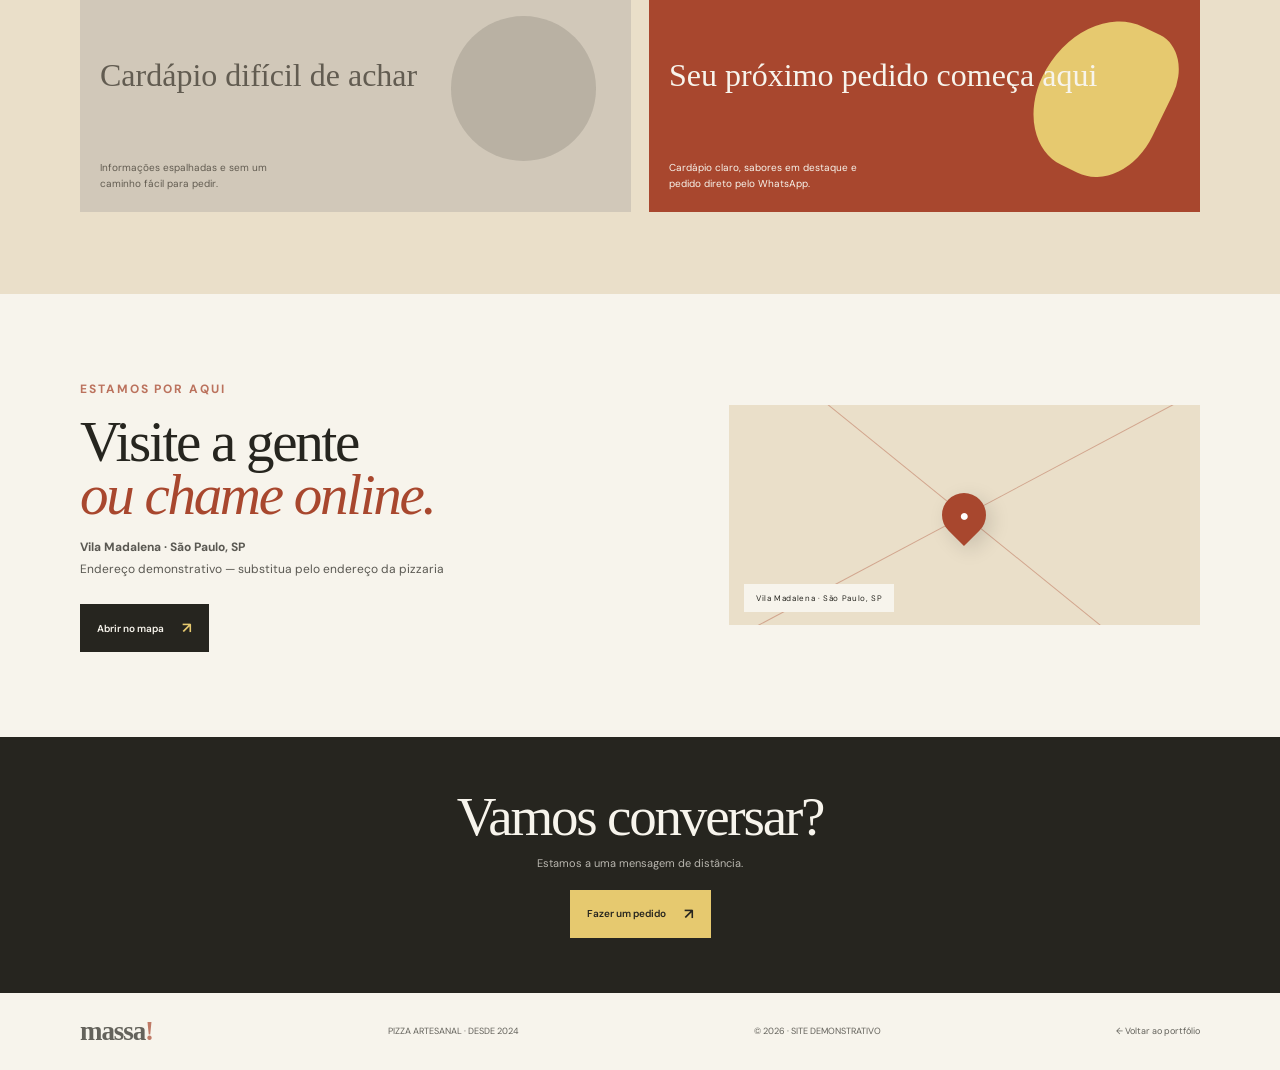
<file: massa/index.html>
﻿<!doctype html>
<html lang="pt-BR">
  <head>
    <meta charset="UTF-8" />
    <meta name="viewport" content="width=device-width,initial-scale=1" />
    <meta name="theme-color" content="#eadfc9" />
    <meta
      name="description"
      content="Pizza de fermentação lenta, ingredientes de verdade e aquele sabor que faz a mesa ficar mais um pouco."
    />
    <link rel="stylesheet" href="../shared.css" />
    <link rel="stylesheet" href="style.css" />
    <title>Massa! — Pizza de verdade</title>
  </head>
  <body>
    <header class="business-header wrap">
      <a class="business-logo" href="#inicio">massa<span>!</span></a>
      <nav class="business-nav" aria-label="Navegação">
        <a href="#sobre">Sobre</a><a href="#servicos">Serviços</a
        ><a href="#local">Localização</a>
      </nav>
      <a
        class="header-book"
        href="https://wa.me/5500000000000?text=Ol%C3%A1%2C%20quero%20fazer%20um%20pedido"
        target="_blank"
        rel="noopener"
        >Fazer um pedido <span>↗</span></a
      >
    </header>
    <main>
      <section class="hero wrap" id="inicio">
        <div class="hero-copy">
          <p class="eyebrow">PIZZARIA ARTESANAL</p>
          <h1>Uma fatia<br />de <em>felicidade.</em></h1>
          <p>
            Pizza de fermentação lenta, ingredientes de verdade e aquele sabor
            que faz a mesa ficar mais um pouco.
          </p>
          <div class="hero-buttons">
            <a
              class="cta"
              href="https://wa.me/5500000000000?text=Ol%C3%A1%2C%20quero%20fazer%20um%20pedido"
              target="_blank"
              rel="noopener"
              >Fazer um pedido <span>↗</span></a
            ><a class="plain-link" href="#sobre">Conheça nosso trabalho ↓</a>
          </div>
        </div>
        <div class="hero-art">
          <span class="art-tag">PIZZA ARTESANAL · DESDE 2024</span
          ><span class="art-shape"></span
          ><strong class="art-title"
            >Forno aceso.<br />
            mesa cheia.</strong
          >
        </div>
      </section>
      <section class="intro wrap" id="sobre">
        <div>
          <p class="eyebrow">UM NEGÓCIO COM IDENTIDADE</p>
          <h2>Feito com cuidado.<br /><em>Pensado para você.</em></h2>
        </div>
        <p class="intro-copy">
          Pizza de fermentação lenta, ingredientes de verdade e aquele sabor que
          faz a mesa ficar mais um pouco. Cada detalhe do atendimento é pensado
          para que você se sinta bem recebido e encontre exatamente o que veio
          buscar. Este projeto é um modelo conceitual: atualize textos, fotos e
          informações com os dados reais do negócio.
        </p>
      </section>
      <section class="offer-grid wrap" id="servicos">
        <article class="offer">
          <span>01 / SERVIÇO</span>
          <h3>Fermentação lenta</h3>
          <p>Massa leve, aberta à mão e preparada com tempo.</p>
        </article>
        <article class="offer">
          <span>02 / SERVIÇO</span>
          <h3>Ingredientes frescos</h3>
          <p>Combinações da estação com produtos selecionados.</p>
        </article>
        <article class="offer">
          <span>03 / SERVIÇO</span>
          <h3>Peça do seu jeito</h3>
          <p>Escolha no salão ou peça para receber em casa.</p>
        </article>
      </section>
      <section class="compare">
        <div class="wrap">
          <div class="compare-head">
            <div>
              <p class="eyebrow">ANTES & DEPOIS</p>
              <h2 class="section-title">
                Uma presença que<br /><em>faz a diferença.</em>
              </h2>
            </div>
            <p>
              Um exemplo visual de como uma apresentação digital clara ajuda o
              cliente a encontrar informação e dar o próximo passo.
            </p>
          </div>
          <div class="compare-grid">
            <article class="compare-card old-design">
              <small>ANTES · INFORMAÇÃO DISPERSA</small
              ><strong>Cardápio difícil de achar</strong
              ><span
                >Informações espalhadas e sem um caminho fácil para pedir.</span
              >
            </article>
            <article class="compare-card new-design">
              <small>DEPOIS · EXPERIÊNCIA ORGANIZADA</small
              ><strong>Seu próximo pedido começa aqui</strong
              ><span
                >Cardápio claro, sabores em destaque e pedido direto pelo
                WhatsApp.</span
              >
            </article>
          </div>
        </div>
      </section>
      <section class="location wrap" id="local">
        <div>
          <p class="eyebrow">ESTAMOS POR AQUI</p>
          <h2>Visite a gente<br /><em>ou chame online.</em></h2>
          <p>
            <strong>Vila Madalena · São Paulo, SP</strong><br />Endereço
            demonstrativo — substitua pelo endereço da pizzaria
          </p>
          <a
            class="cta"
            href="https://maps.google.com/?q=Vila+Madalena+Sao+Paulo"
            target="_blank"
            rel="noopener"
            >Abrir no mapa <span>↗</span></a
          >
        </div>
        <a
          class="map-card"
          href="https://maps.google.com/?q=Vila+Madalena+Sao+Paulo"
          target="_blank"
          rel="noopener"
          aria-label="Abrir localização no Google Maps"
          ><span class="map-pin"><span>●</span></span
          ><span class="map-caption">Vila Madalena · São Paulo, SP</span></a
        >
      </section>
      <section class="bottom-cta">
        <h2>Vamos conversar?</h2>
        <p>Estamos a uma mensagem de distância.</p>
        <a
          class="cta"
          href="https://wa.me/5500000000000?text=Ol%C3%A1%2C%20quero%20fazer%20um%20pedido"
          target="_blank"
          rel="noopener"
          >Fazer um pedido <span>↗</span></a
        >
      </section>
    </main>
    <footer class="wrap">
      <a class="business-logo" href="#inicio">massa<span>!</span></a
      ><span>PIZZA ARTESANAL · DESDE 2024</span
      ><span>© 2026 · SITE DEMONSTRATIVO</span
      ><a href="../../index.html#projetos">← Voltar ao portfólio</a>
    </footer>
    <a
      class="whatsapp-float"
      href="https://wa.me/5500000000000?text=Ol%C3%A1%2C%20quero%20fazer%20um%20pedido"
      target="_blank"
      rel="noopener"
      ><span>◉</span> WhatsApp</a
    >
  </body>
</html>
</file>
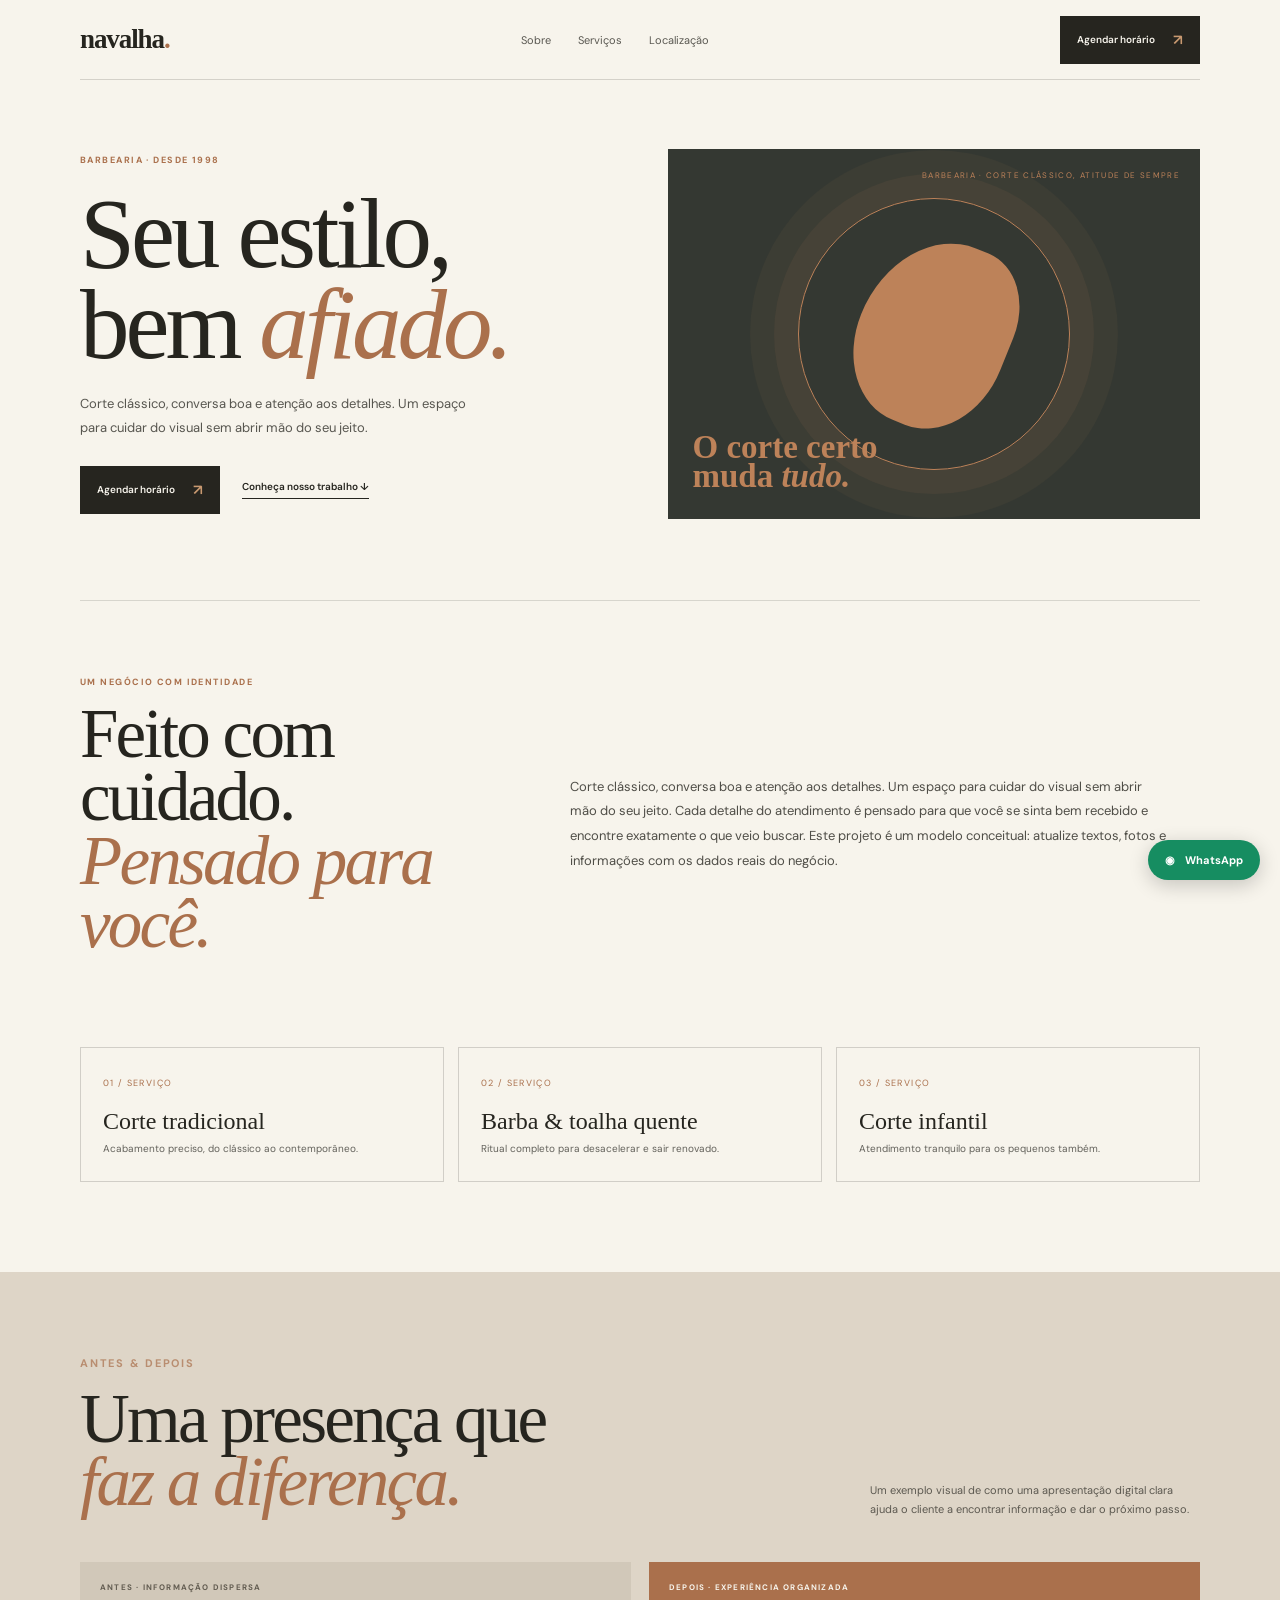
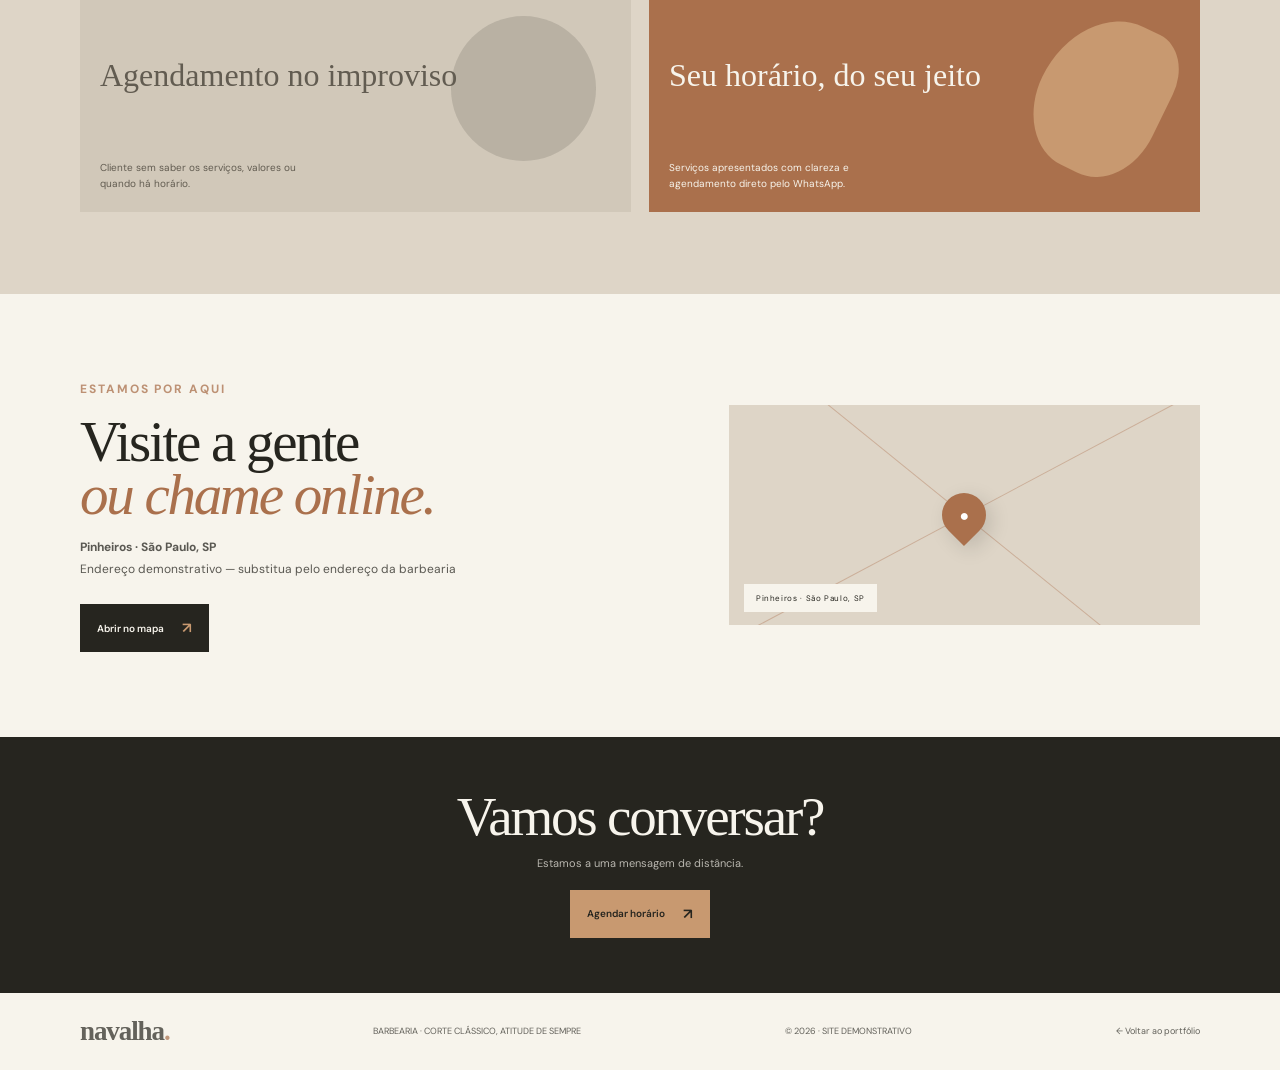
<file: navalha/index.html>
﻿<!doctype html>
<html lang="pt-BR">
  <head>
    <meta charset="UTF-8" />
    <meta name="viewport" content="width=device-width,initial-scale=1" />
    <meta name="theme-color" content="#ded5c7" />
    <meta
      name="description"
      content="Corte clássico, conversa boa e atenção aos detalhes. Um espaço para cuidar do visual sem abrir mão do seu jeito."
    />
    <link rel="stylesheet" href="../shared.css" />
    <link rel="stylesheet" href="style.css" />
    <title>Navalha — Barbearia</title>
  </head>
  <body>
    <header class="business-header wrap">
      <a class="business-logo" href="#inicio">navalha<span>.</span></a>
      <nav class="business-nav" aria-label="Navegação">
        <a href="#sobre">Sobre</a><a href="#servicos">Serviços</a
        ><a href="#local">Localização</a>
      </nav>
      <a
        class="header-book"
        href="https://wa.me/5500000000000?text=Ol%C3%A1%2C%20quero%20agendar%20um%20hor%C3%A1rio"
        target="_blank"
        rel="noopener"
        >Agendar horário <span>↗</span></a
      >
    </header>
    <main>
      <section class="hero wrap" id="inicio">
        <div class="hero-copy">
          <p class="eyebrow">BARBEARIA · DESDE 1998</p>
          <h1>Seu estilo,<br />bem <em>afiado.</em></h1>
          <p>
            Corte clássico, conversa boa e atenção aos detalhes. Um espaço para
            cuidar do visual sem abrir mão do seu jeito.
          </p>
          <div class="hero-buttons">
            <a
              class="cta"
              href="https://wa.me/5500000000000?text=Ol%C3%A1%2C%20quero%20agendar%20um%20hor%C3%A1rio"
              target="_blank"
              rel="noopener"
              >Agendar horário <span>↗</span></a
            ><a class="plain-link" href="#sobre">Conheça nosso trabalho ↓</a>
          </div>
        </div>
        <div class="hero-art">
          <span class="art-tag"
            >BARBEARIA · CORTE CLÁSSICO, ATITUDE DE SEMPRE</span
          ><span class="art-shape"></span
          ><strong class="art-title"
            >O corte certo<br />muda <em>tudo.</em></strong
          >
        </div>
      </section>
      <section class="intro wrap" id="sobre">
        <div>
          <p class="eyebrow">UM NEGÓCIO COM IDENTIDADE</p>
          <h2>Feito com cuidado.<br /><em>Pensado para você.</em></h2>
        </div>
        <p class="intro-copy">
          Corte clássico, conversa boa e atenção aos detalhes. Um espaço para
          cuidar do visual sem abrir mão do seu jeito. Cada detalhe do
          atendimento é pensado para que você se sinta bem recebido e encontre
          exatamente o que veio buscar. Este projeto é um modelo conceitual:
          atualize textos, fotos e informações com os dados reais do negócio.
        </p>
      </section>
      <section class="offer-grid wrap" id="servicos">
        <article class="offer">
          <span>01 / SERVIÇO</span>
          <h3>Corte tradicional</h3>
          <p>Acabamento preciso, do clássico ao contemporâneo.</p>
        </article>
        <article class="offer">
          <span>02 / SERVIÇO</span>
          <h3>Barba & toalha quente</h3>
          <p>Ritual completo para desacelerar e sair renovado.</p>
        </article>
        <article class="offer">
          <span>03 / SERVIÇO</span>
          <h3>Corte infantil</h3>
          <p>Atendimento tranquilo para os pequenos também.</p>
        </article>
      </section>
      <section class="compare">
        <div class="wrap">
          <div class="compare-head">
            <div>
              <p class="eyebrow">ANTES & DEPOIS</p>
              <h2 class="section-title">
                Uma presença que<br /><em>faz a diferença.</em>
              </h2>
            </div>
            <p>
              Um exemplo visual de como uma apresentação digital clara ajuda o
              cliente a encontrar informação e dar o próximo passo.
            </p>
          </div>
          <div class="compare-grid">
            <article class="compare-card old-design">
              <small>ANTES · INFORMAÇÃO DISPERSA</small
              ><strong>Agendamento no improviso</strong
              ><span
                >Cliente sem saber os serviços, valores ou quando há
                horário.</span
              >
            </article>
            <article class="compare-card new-design">
              <small>DEPOIS · EXPERIÊNCIA ORGANIZADA</small
              ><strong>Seu horário, do seu jeito</strong
              ><span
                >Serviços apresentados com clareza e agendamento direto pelo
                WhatsApp.</span
              >
            </article>
          </div>
        </div>
      </section>
      <section class="location wrap" id="local">
        <div>
          <p class="eyebrow">ESTAMOS POR AQUI</p>
          <h2>Visite a gente<br /><em>ou chame online.</em></h2>
          <p>
            <strong>Pinheiros · São Paulo, SP</strong><br />Endereço
            demonstrativo — substitua pelo endereço da barbearia
          </p>
          <a
            class="cta"
            href="https://maps.google.com/?q=Pinheiros+Sao+Paulo"
            target="_blank"
            rel="noopener"
            >Abrir no mapa <span>↗</span></a
          >
        </div>
        <a
          class="map-card"
          href="https://maps.google.com/?q=Pinheiros+Sao+Paulo"
          target="_blank"
          rel="noopener"
          aria-label="Abrir localização no Google Maps"
          ><span class="map-pin"><span>●</span></span
          ><span class="map-caption">Pinheiros · São Paulo, SP</span></a
        >
      </section>
      <section class="bottom-cta">
        <h2>Vamos conversar?</h2>
        <p>Estamos a uma mensagem de distância.</p>
        <a
          class="cta"
          href="https://wa.me/5500000000000?text=Ol%C3%A1%2C%20quero%20agendar%20um%20hor%C3%A1rio"
          target="_blank"
          rel="noopener"
          >Agendar horário <span>↗</span></a
        >
      </section>
    </main>
    <footer class="wrap">
      <a class="business-logo" href="#inicio">navalha<span>.</span></a
      ><span>BARBEARIA · CORTE CLÁSSICO, ATITUDE DE SEMPRE</span
      ><span>© 2026 · SITE DEMONSTRATIVO</span
      ><a href="../../index.html#projetos">← Voltar ao portfólio</a>
    </footer>
    <a
      class="whatsapp-float"
      href="https://wa.me/5500000000000?text=Ol%C3%A1%2C%20quero%20agendar%20um%20hor%C3%A1rio"
      target="_blank"
      rel="noopener"
      ><span>◉</span> WhatsApp</a
    >
  </body>
</html>
</file>
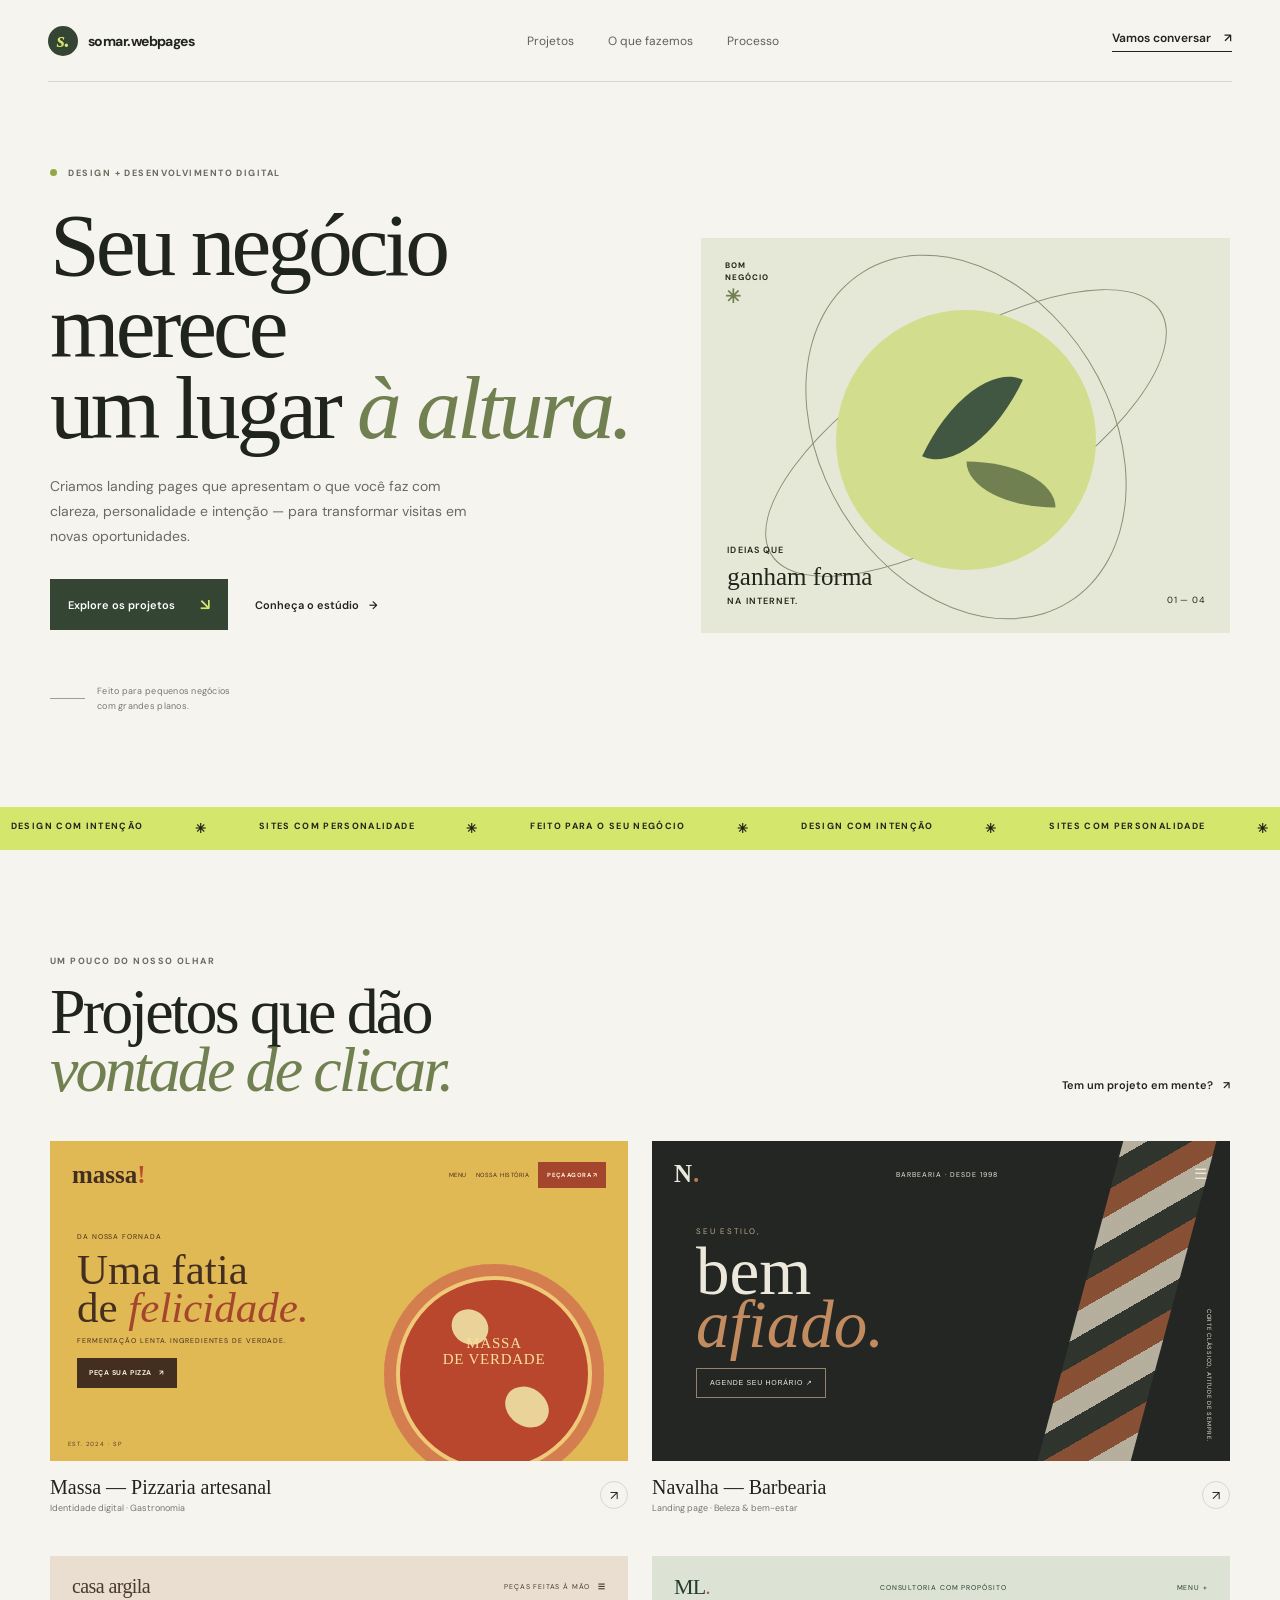
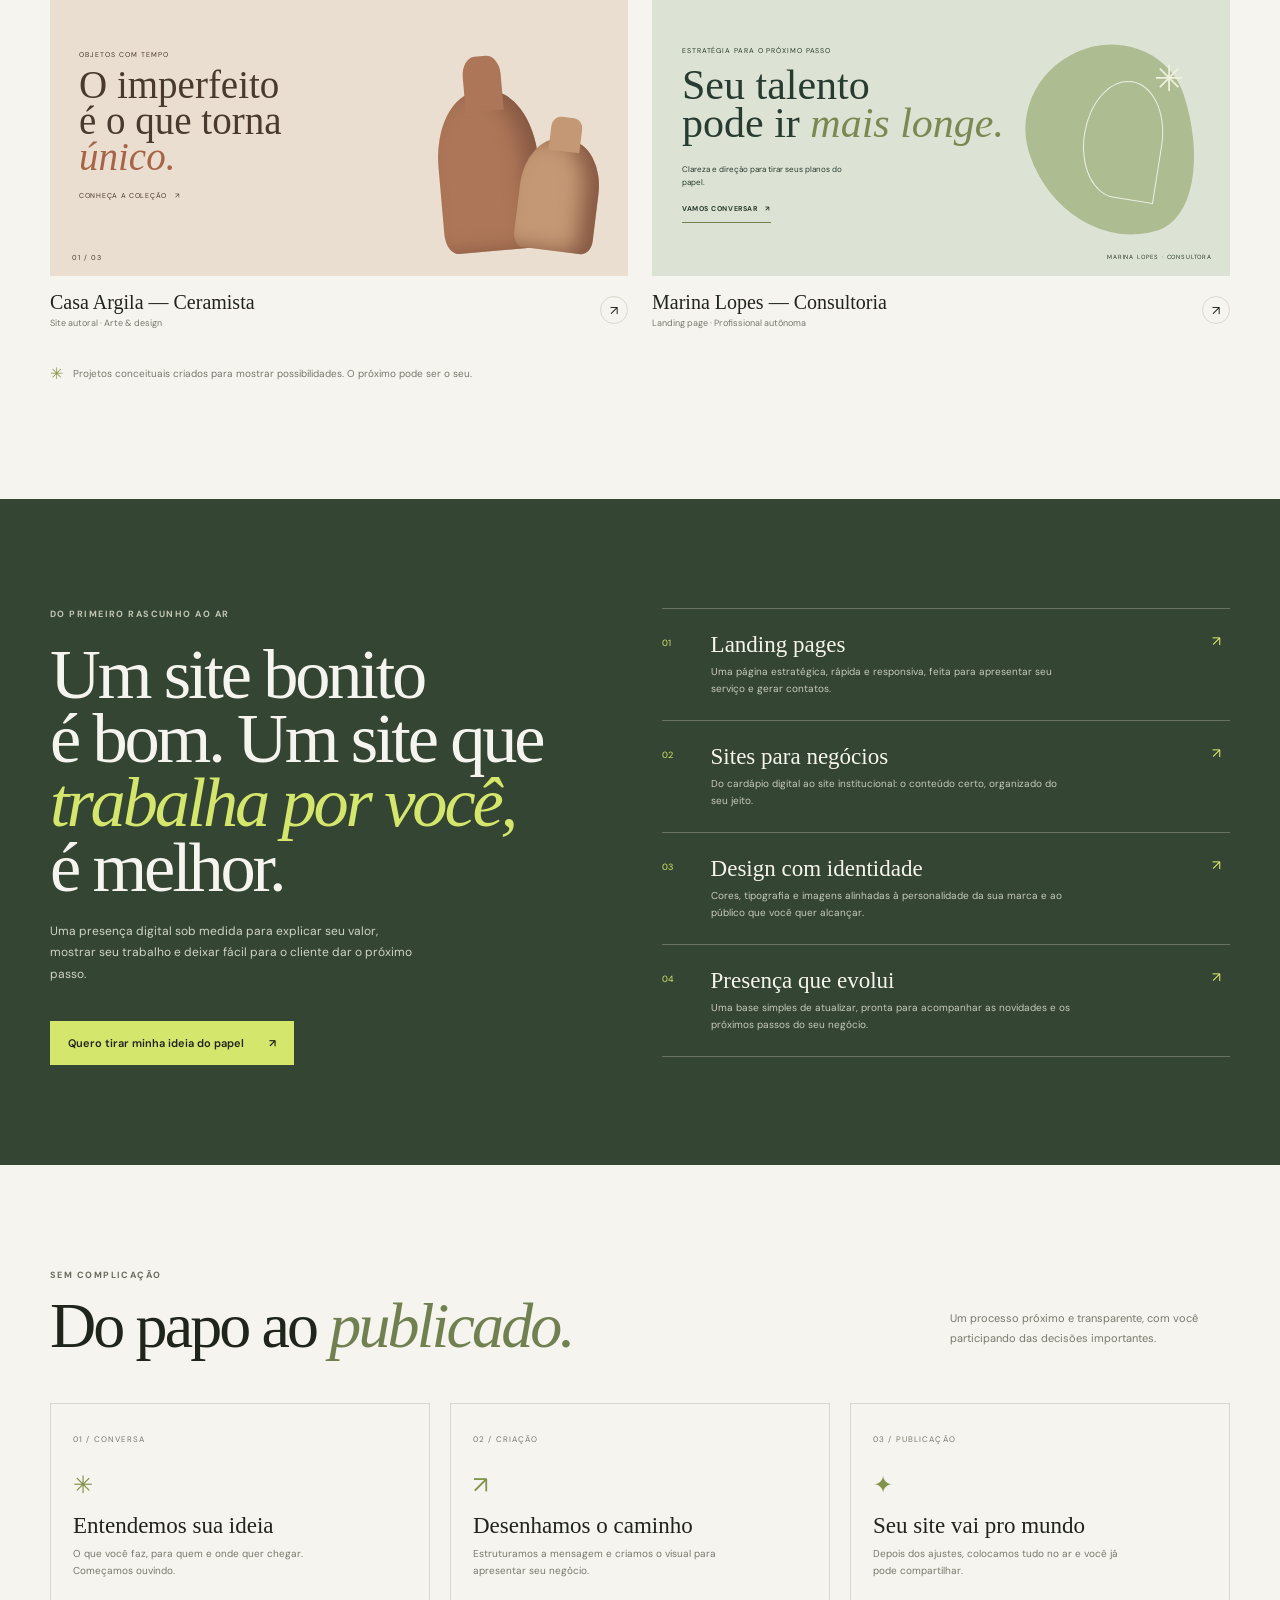
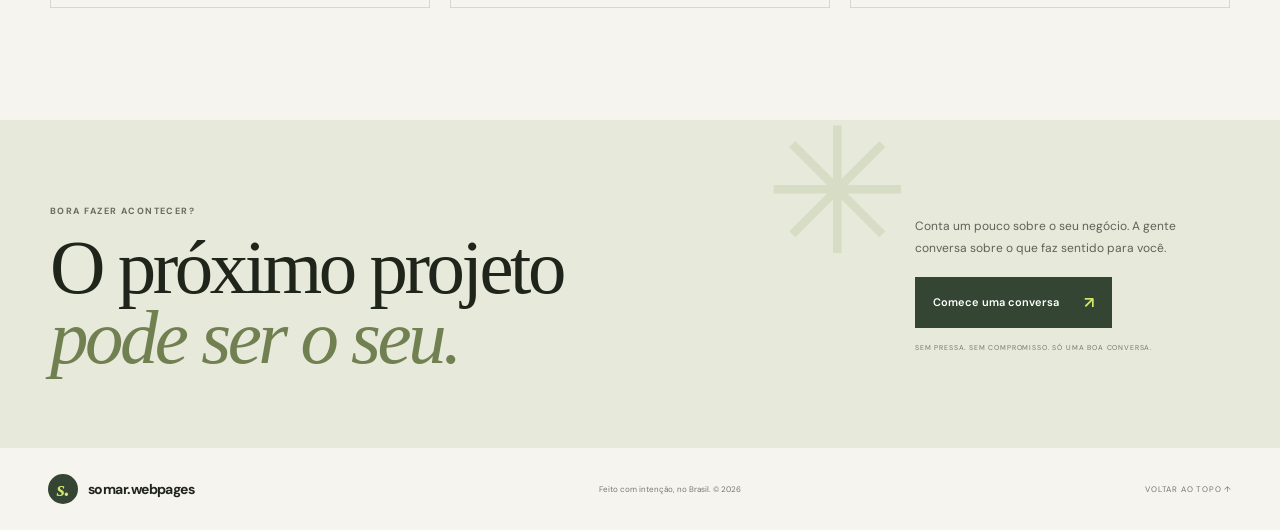
<file: pag-1/index.html>
﻿<!doctype html>
<html lang="pt-BR">
  <head>
    <meta charset="UTF-8" />
    <meta name="viewport" content="width=device-width, initial-scale=1.0" />
    <meta name="theme-color" content="#f6f4ee" />
    <meta
      name="description"
      content="Landing pages com personalidade para negócios que querem crescer. Design e criação de sites para restaurantes, barbearias e profissionais autônomos."
    />
    <link rel="preconnect" href="https://fonts.googleapis.com" />
    <link rel="preconnect" href="https://fonts.gstatic.com" crossorigin />
    <link
      href="https://fonts.googleapis.com/css2?family=DM+Sans:wght@400;500;600;700&family=Libre+Caslon+Condensed:ital,wght@0,400;0,500;0,600;0,700;1,400;1,500&display=swap"
      rel="stylesheet"
    />
    <link rel="stylesheet" href="style.css" />
    <title>somar.webpages — Sites com intenção</title>
  </head>
  <body>
    <header class="site-header">
      <a class="brand" href="#inicio" aria-label="somar.webpages, início"
        ><span class="brand-mark">s.</span><span>somar.webpages</span></a
      >
      <nav class="main-nav" aria-label="Navegação principal">
        <a href="#projetos">Projetos</a><a href="#servicos">O que fazemos</a
        ><a href="#processo">Processo</a>
      </nav>
      <a class="header-cta" href="#contato"
        >Vamos conversar <span aria-hidden="true">↗</span></a
      >
    </header>

    <main>
      <section class="hero section-wrap" id="inicio">
        <div class="hero-copy">
          <p class="eyebrow">
            <span class="eyebrow-dot"></span> DESIGN + DESENVOLVIMENTO DIGITAL
          </p>
          <h1>Seu negócio merece<br />um lugar <em>à altura.</em></h1>
          <p class="hero-description">
            Criamos landing pages que apresentam o que você faz com clareza,
            personalidade e intenção — para transformar visitas em novas
            oportunidades.
          </p>
          <div class="hero-actions">
            <a class="button button-dark" href="#projetos"
              >Explore os projetos <span aria-hidden="true">↘</span></a
            ><a class="text-link" href="#servicos"
              >Conheça o estúdio <span aria-hidden="true">→</span></a
            >
          </div>
          <div class="hero-note">
            <span class="note-line"></span
            ><span>Feito para pequenos negócios<br />com grandes planos.</span>
          </div>
        </div>
        <div
          class="hero-art"
          aria-label="Composição gráfica abstrata em tons de verde e amarelo"
        >
          <div class="art-stamp">BOM<br />NEGÓCIO<br /><span>✳</span></div>
          <div class="art-orbit orbit-one"></div>
          <div class="art-orbit orbit-two"></div>
          <div class="art-sun"></div>
          <div class="art-leaf leaf-one"></div>
          <div class="art-leaf leaf-two"></div>
          <div class="art-caption">
            <span>IDEIAS QUE</span><strong>ganham forma</strong
            ><span>NA INTERNET.</span>
          </div>
          <span class="art-index">01 — 04</span>
        </div>
      </section>

      <div
        class="marquee"
        aria-label="Design com intenção, sites com personalidade"
      >
        <div class="marquee-track">
          <span>DESIGN COM INTENÇÃO</span><i>✳</i
          ><span>SITES COM PERSONALIDADE</span><i>✳</i
          ><span>FEITO PARA O SEU NEGÓCIO</span><i>✳</i
          ><span>DESIGN COM INTENÇÃO</span><i>✳</i
          ><span>SITES COM PERSONALIDADE</span><i>✳</i>
        </div>
      </div>

      <section class="projects section-wrap" id="projetos">
        <div class="section-heading">
          <div>
            <p class="eyebrow">UM POUCO DO NOSSO OLHAR</p>
            <h2>Projetos que dão<br /><em>vontade de clicar.</em></h2>
          </div>
          <a class="text-link" href="#contato"
            >Tem um projeto em mente? <span aria-hidden="true">↗</span></a
          >
        </div>
        <div class="project-grid">
          <a
            class="project-card project-pizza"
            href="projetoPortifolio/massa/"
            aria-label="Projeto conceitual Massa — pizzaria artesanal"
          >
            <div class="project-visual pizza-visual">
              <div class="pizza-top">
                <span class="mini-brand">massa<span>!</span></span
                ><span class="mini-nav"
                  >MENU　 NOSSA HISTÓRIA　 <b>PEÇA AGORA ↗</b></span
                >
              </div>
              <div class="pizza-copy">
                <span>DA NOSSA FORNADA</span
                ><strong>Uma fatia<br />de <i>felicidade.</i></strong
                ><small>FERMENTAÇÃO LENTA. INGREDIENTES DE VERDADE.</small
                ><b>PEÇA SUA PIZZA　↗</b>
              </div>
              <div class="pizza-disc">
                <div class="disc-inner">MASSA<br />DE VERDADE</div>
              </div>
              <span class="visual-label">EST. 2024 · SP</span>
            </div>
            <div class="project-meta">
              <div>
                <h3>Massa — Pizzaria artesanal</h3>
                <p>Identidade digital · Gastronomia</p>
              </div>
              <span class="card-arrow">↗</span>
            </div>
          </a>
          <a
            class="project-card project-barber"
            href="projetoPortifolio/navalha/"
            aria-label="Projeto conceitual Navalha — barbearia"
          >
            <div class="project-visual barber-visual">
              <div class="barber-top">
                <span class="barber-logo">N<span>.</span></span
                ><span>BARBEARIA · DESDE 1998</span
                ><span class="barber-menu">☰</span>
              </div>
              <div class="barber-center">
                <span>SEU ESTILO,</span><strong>bem<br /><i>afiado.</i></strong
                ><button>AGENDE SEU HORÁRIO ↗</button>
              </div>
              <div class="barber-stripe"></div>
              <span class="barber-side"
                >CORTE CLÁSSICO, ATITUDE DE SEMPRE.</span
              >
            </div>
            <div class="project-meta">
              <div>
                <h3>Navalha — Barbearia</h3>
                <p>Landing page · Beleza & bem-estar</p>
              </div>
              <span class="card-arrow">↗</span>
            </div>
          </a>
          <a
            class="project-card project-ceramic"
            href="projetoPortifolio/casa-argila/"
            aria-label="Projeto conceitual Casa Argila — ceramista"
          >
            <div class="project-visual ceramic-visual">
              <div class="ceramic-top">
                <span>casa argila</span><span>PEÇAS FEITAS À MÃO　☰</span>
              </div>
              <div class="ceramic-content">
                <span>OBJETOS COM TEMPO</span
                ><strong
                  >O imperfeito<br />é o que torna<br /><i>único.</i></strong
                ><span class="ceramic-link">CONHEÇA A COLEÇÃO　↗</span>
              </div>
              <div class="vase vase-one"></div>
              <div class="vase vase-two"></div>
              <span class="ceramic-number">01 / 03</span>
            </div>
            <div class="project-meta">
              <div>
                <h3>Casa Argila — Ceramista</h3>
                <p>Site autoral · Arte & design</p>
              </div>
              <span class="card-arrow">↗</span>
            </div>
          </a>
          <a
            class="project-card project-coach"
            href="projetoPortifolio/marina-lopes/"
            aria-label="Projeto conceitual Marina Lopes — consultora"
          >
            <div class="project-visual coach-visual">
              <div class="coach-nav">
                <span>ML<span class="coach-dot">.</span></span
                ><span>CONSULTORIA COM PROPÓSITO</span><span>MENU +</span>
              </div>
              <div class="coach-copy">
                <span>ESTRATÉGIA PARA O PRÓXIMO PASSO</span
                ><strong>Seu talento<br />pode ir <i>mais longe.</i></strong>
                <p>Clareza e direção para tirar seus planos do papel.</p>
                <b>VAMOS CONVERSAR　↗</b>
              </div>
              <div class="coach-shape"></div>
              <div class="coach-asterisk">✳</div>
              <span class="coach-foot">MARINA LOPES · CONSULTORA</span>
            </div>
            <div class="project-meta">
              <div>
                <h3>Marina Lopes — Consultoria</h3>
                <p>Landing page · Profissional autônoma</p>
              </div>
              <span class="card-arrow">↗</span>
            </div>
          </a>
        </div>
        <p class="portfolio-note">
          <span>✳</span> Projetos conceituais criados para mostrar
          possibilidades. O próximo pode ser o seu.
        </p>
      </section>

      <section class="services" id="servicos">
        <div class="section-wrap services-inner">
          <div class="services-intro">
            <p class="eyebrow">DO PRIMEIRO RASCUNHO AO AR</p>
            <h2>
              Um site bonito<br />é bom. Um site que<br /><em
                >trabalha por você,</em
              ><br />é melhor.
            </h2>
            <p>
              Uma presença digital sob medida para explicar seu valor, mostrar
              seu trabalho e deixar fácil para o cliente dar o próximo passo.
            </p>
            <a class="button button-light" href="#contato"
              >Quero tirar minha ideia do papel
              <span aria-hidden="true">↗</span></a
            >
          </div>
          <div class="service-list">
            <article class="service-item">
              <span>01</span>
              <div>
                <h3>Landing pages</h3>
                <p>
                  Uma página estratégica, rápida e responsiva, feita para
                  apresentar seu serviço e gerar contatos.
                </p>
              </div>
              <b>↗</b>
            </article>
            <article class="service-item">
              <span>02</span>
              <div>
                <h3>Sites para negócios</h3>
                <p>
                  Do cardápio digital ao site institucional: o conteúdo certo,
                  organizado do seu jeito.
                </p>
              </div>
              <b>↗</b>
            </article>
            <article class="service-item">
              <span>03</span>
              <div>
                <h3>Design com identidade</h3>
                <p>
                  Cores, tipografia e imagens alinhadas à personalidade da sua
                  marca e ao público que você quer alcançar.
                </p>
              </div>
              <b>↗</b>
            </article>
            <article class="service-item">
              <span>04</span>
              <div>
                <h3>Presença que evolui</h3>
                <p>
                  Uma base simples de atualizar, pronta para acompanhar as
                  novidades e os próximos passos do seu negócio.
                </p>
              </div>
              <b>↗</b>
            </article>
          </div>
        </div>
      </section>

      <section class="process section-wrap" id="processo">
        <div class="section-heading">
          <div>
            <p class="eyebrow">SEM COMPLICAÇÃO</p>
            <h2>Do papo ao <em>publicado.</em></h2>
          </div>
          <p class="process-lead">
            Um processo próximo e transparente, com você participando das
            decisões importantes.
          </p>
        </div>
        <div class="process-steps">
          <article>
            <span>01 / CONVERSA</span>
            <div class="step-icon">✳</div>
            <h3>Entendemos sua ideia</h3>
            <p>
              O que você faz, para quem e onde quer chegar. Começamos ouvindo.
            </p>
          </article>
          <article>
            <span>02 / CRIAÇÃO</span>
            <div class="step-icon">↗</div>
            <h3>Desenhamos o caminho</h3>
            <p>
              Estruturamos a mensagem e criamos o visual para apresentar seu
              negócio.
            </p>
          </article>
          <article>
            <span>03 / PUBLICAÇÃO</span>
            <div class="step-icon">✦</div>
            <h3>Seu site vai pro mundo</h3>
            <p>
              Depois dos ajustes, colocamos tudo no ar e você já pode
              compartilhar.
            </p>
          </article>
        </div>
      </section>

      <section class="contact" id="contato">
        <div class="contact-inner section-wrap">
          <div>
            <p class="eyebrow">BORA FAZER ACONTECER?</p>
            <h2>O próximo projeto<br /><em>pode ser o seu.</em></h2>
          </div>
          <div class="contact-side">
            <p>
              Conta um pouco sobre o seu negócio. A gente conversa sobre o que
              faz sentido para você.
            </p>
            <a
              class="button button-dark"
              href="https://wa.me/556992516912"
              >Comece uma conversa <span aria-hidden="true">↗</span></a
            ><span class="contact-small"
              >SEM PRESSA. SEM COMPROMISSO. SÓ UMA BOA CONVERSA.</span
            >
          </div>
          <span class="contact-spark">✳</span>
        </div>
      </section>
    </main>

    <footer class="site-footer">
      <a class="brand" href="#inicio"
        ><span class="brand-mark">s.</span><span>somar.webpages</span></a
      ><span>Feito com intenção, no Brasil. © 2026</span
      ><a href="#inicio">VOLTAR AO TOPO ↑</a>
    </footer>
  </body>
</html>
</file>
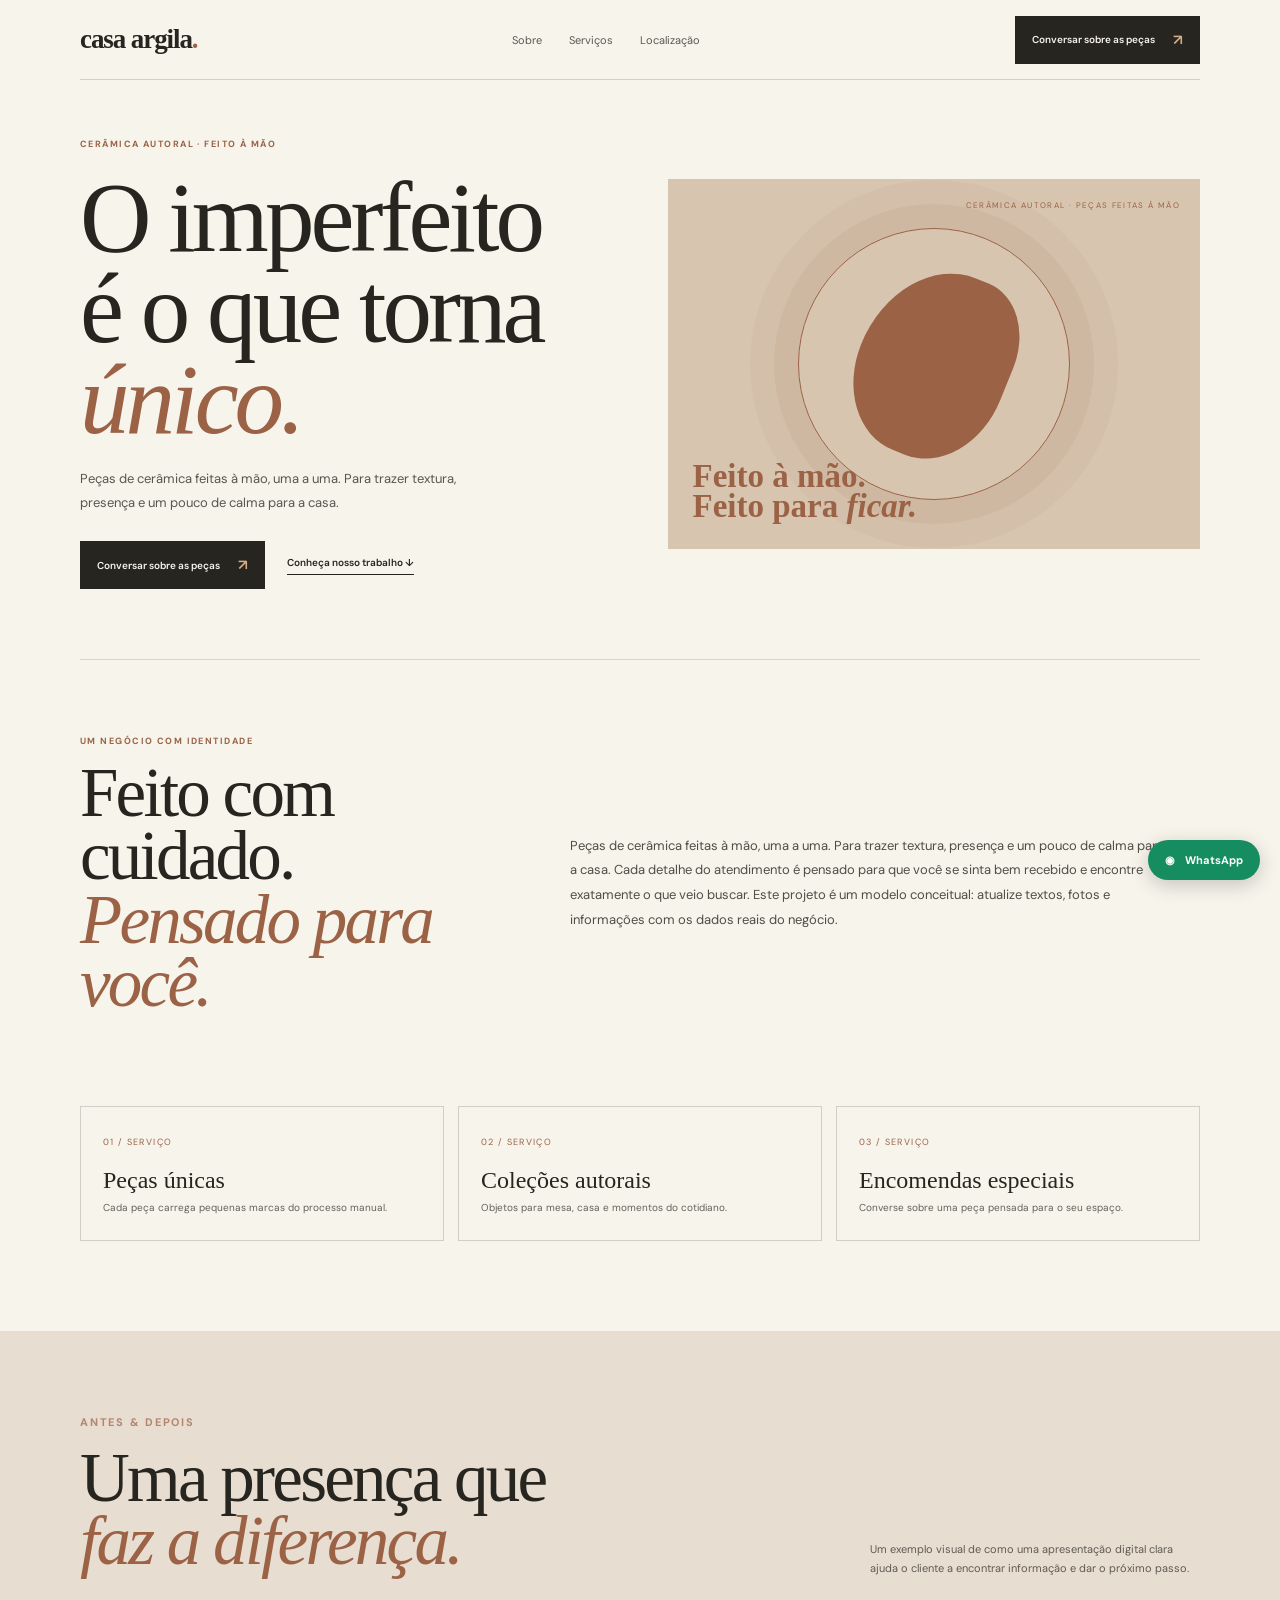
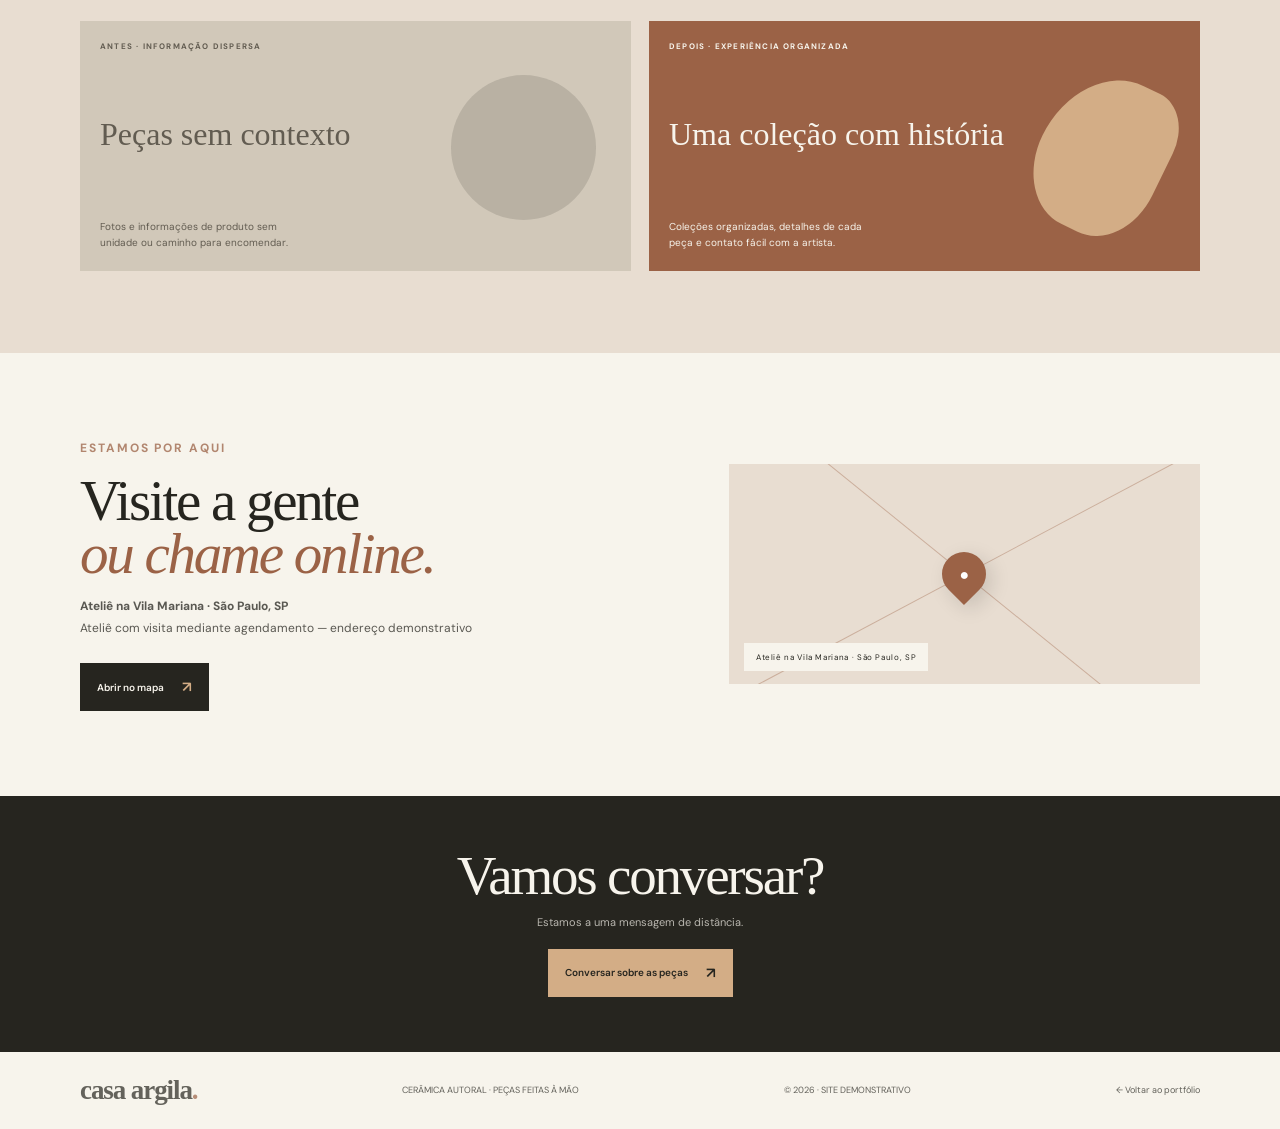
<file: projetoPortifolio/casa-argila/index.html>
﻿<!doctype html>
<html lang="pt-BR">
  <head>
    <meta charset="UTF-8" />
    <meta name="viewport" content="width=device-width,initial-scale=1" />
    <meta name="theme-color" content="#e8ddd1" />
    <meta
      name="description"
      content="Peças de cerâmica feitas à mão, uma a uma. Para trazer textura, presença e um pouco de calma para a casa."
    />
    <link rel="stylesheet" href="../../shared.css" />
    <link rel="stylesheet" href="casa.css" />
    <title>Casa Argila — Cerâmica autoral</title>
  </head>
  <body>
    <header class="business-header wrap">
      <a class="business-logo" href="#inicio">casa argila<span>.</span></a>
      <nav class="business-nav" aria-label="Navegação">
        <a href="#sobre">Sobre</a><a href="#servicos">Serviços</a
        ><a href="#local">Localização</a>
      </nav>
      <a
        class="header-book"
        href="https://wa.me/5500000000000?text=Ol%C3%A1%2C%20quero%20conhecer%20as%20pe%C3%A7as"
        target="_blank"
        rel="noopener"
        >Conversar sobre as peças <span>↗</span></a
      >
    </header>
    <main>
      <section class="hero wrap" id="inicio">
        <div class="hero-copy">
          <p class="eyebrow">CERÂMICA AUTORAL · FEITO À MÃO</p>
          <h1>O imperfeito<br />é o que torna<br /><em>único.</em></h1>
          <p>
            Peças de cerâmica feitas à mão, uma a uma. Para trazer textura,
            presença e um pouco de calma para a casa.
          </p>
          <div class="hero-buttons">
            <a
              class="cta"
              href="https://wa.me/5500000000000?text=Ol%C3%A1%2C%20quero%20conhecer%20as%20pe%C3%A7as"
              target="_blank"
              rel="noopener"
              >Conversar sobre as peças <span>↗</span></a
            ><a class="plain-link" href="#sobre">Conheça nosso trabalho ↓</a>
          </div>
        </div>
        <div class="hero-art">
          <span class="art-tag">CERÂMICA AUTORAL · PEÇAS FEITAS À MÃO</span
          ><span class="art-shape"></span
          ><strong class="art-title"
            >Feito à mão.<br />Feito para <em>ficar.</em></strong
          >
        </div>
      </section>
      <section class="intro wrap" id="sobre">
        <div>
          <p class="eyebrow">UM NEGÓCIO COM IDENTIDADE</p>
          <h2>Feito com cuidado.<br /><em>Pensado para você.</em></h2>
        </div>
        <p class="intro-copy">
          Peças de cerâmica feitas à mão, uma a uma. Para trazer textura,
          presença e um pouco de calma para a casa. Cada detalhe do atendimento
          é pensado para que você se sinta bem recebido e encontre exatamente o
          que veio buscar. Este projeto é um modelo conceitual: atualize textos,
          fotos e informações com os dados reais do negócio.
        </p>
      </section>
      <section class="offer-grid wrap" id="servicos">
        <article class="offer">
          <span>01 / SERVIÇO</span>
          <h3>Peças únicas</h3>
          <p>Cada peça carrega pequenas marcas do processo manual.</p>
        </article>
        <article class="offer">
          <span>02 / SERVIÇO</span>
          <h3>Coleções autorais</h3>
          <p>Objetos para mesa, casa e momentos do cotidiano.</p>
        </article>
        <article class="offer">
          <span>03 / SERVIÇO</span>
          <h3>Encomendas especiais</h3>
          <p>Converse sobre uma peça pensada para o seu espaço.</p>
        </article>
      </section>
      <section class="compare">
        <div class="wrap">
          <div class="compare-head">
            <div>
              <p class="eyebrow">ANTES & DEPOIS</p>
              <h2 class="section-title">
                Uma presença que<br /><em>faz a diferença.</em>
              </h2>
            </div>
            <p>
              Um exemplo visual de como uma apresentação digital clara ajuda o
              cliente a encontrar informação e dar o próximo passo.
            </p>
          </div>
          <div class="compare-grid">
            <article class="compare-card old-design">
              <small>ANTES · INFORMAÇÃO DISPERSA</small
              ><strong>Peças sem contexto</strong
              ><span
                >Fotos e informações de produto sem unidade ou caminho para
                encomendar.</span
              >
            </article>
            <article class="compare-card new-design">
              <small>DEPOIS · EXPERIÊNCIA ORGANIZADA</small
              ><strong>Uma coleção com história</strong
              ><span
                >Coleções organizadas, detalhes de cada peça e contato fácil com
                a artista.</span
              >
            </article>
          </div>
        </div>
      </section>
      <section class="location wrap" id="local">
        <div>
          <p class="eyebrow">ESTAMOS POR AQUI</p>
          <h2>Visite a gente<br /><em>ou chame online.</em></h2>
          <p>
            <strong>Ateliê na Vila Mariana · São Paulo, SP</strong><br />Ateliê
            com visita mediante agendamento — endereço demonstrativo
          </p>
          <a
            class="cta"
            href="https://maps.google.com/?q=Vila+Mariana+Sao+Paulo"
            target="_blank"
            rel="noopener"
            >Abrir no mapa <span>↗</span></a
          >
        </div>
        <a
          class="map-card"
          href="https://maps.google.com/?q=Vila+Mariana+Sao+Paulo"
          target="_blank"
          rel="noopener"
          aria-label="Abrir localização no Google Maps"
          ><span class="map-pin"><span>●</span></span
          ><span class="map-caption"
            >Ateliê na Vila Mariana · São Paulo, SP</span
          ></a
        >
      </section>
      <section class="bottom-cta">
        <h2>Vamos conversar?</h2>
        <p>Estamos a uma mensagem de distância.</p>
        <a
          class="cta"
          href="https://wa.me/5500000000000?text=Ol%C3%A1%2C%20quero%20conhecer%20as%20pe%C3%A7as"
          target="_blank"
          rel="noopener"
          >Conversar sobre as peças <span>↗</span></a
        >
      </section>
    </main>
    <footer class="wrap">
      <a class="business-logo" href="#inicio">casa argila<span>.</span></a
      ><span>CERÂMICA AUTORAL · PEÇAS FEITAS À MÃO</span
      ><span>© 2026 · SITE DEMONSTRATIVO</span
      ><a href="../../index.html#projetos">← Voltar ao portfólio</a>
    </footer>
    <a
      class="whatsapp-float"
      href="https://wa.me/5500000000000?text=Ol%C3%A1%2C%20quero%20conhecer%20as%20pe%C3%A7as"
      target="_blank"
      rel="noopener"
      ><span>◉</span> WhatsApp</a
    >
  </body>
</html>
</file>
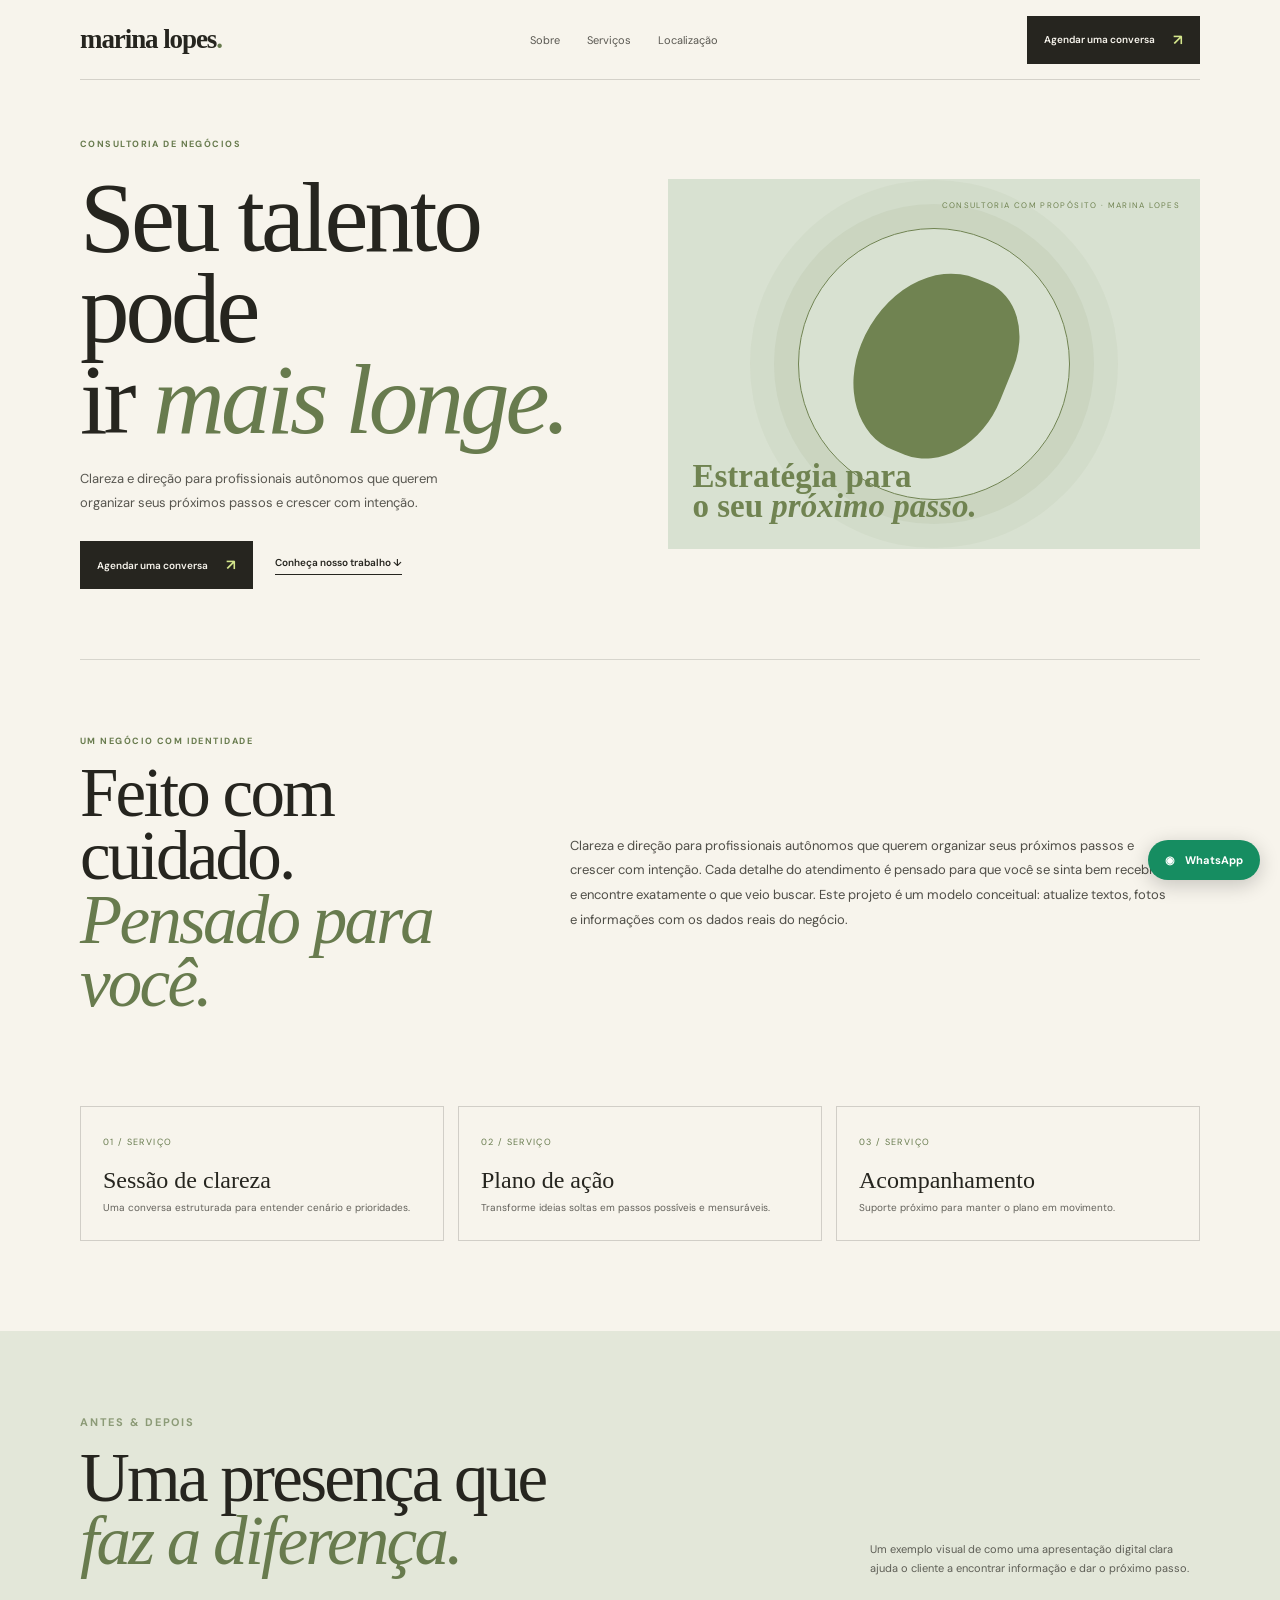
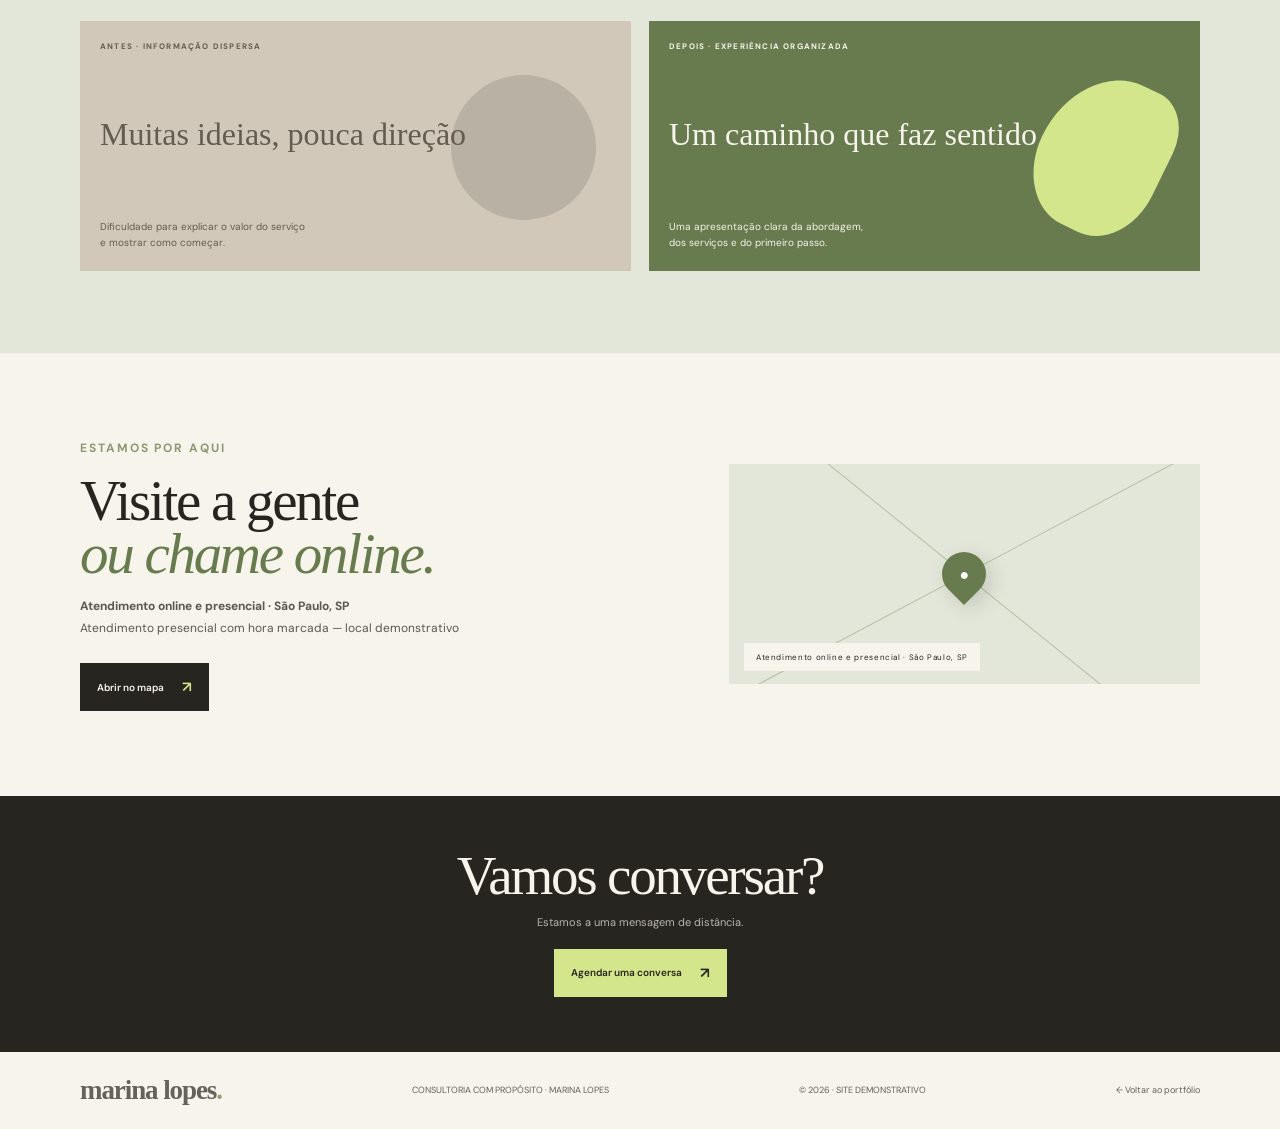
<file: projetoPortifolio/marina-lopes/index.html>
﻿<!doctype html>
<html lang="pt-BR">
  <head>
    <meta charset="UTF-8" />
    <meta name="viewport" content="width=device-width,initial-scale=1" />
    <meta name="theme-color" content="#e3e7d9" />
    <meta
      name="description"
      content="Clareza e direção para profissionais autônomos que querem organizar seus próximos passos e crescer com intenção."
    />
    <link rel="stylesheet" href="../../shared.css" />
    <link rel="stylesheet" href="style.css" />
    <title>Marina Lopes — Consultoria</title>
  </head>
  <body>
    <header class="business-header wrap">
      <a class="business-logo" href="#inicio">marina lopes<span>.</span></a>
      <nav class="business-nav" aria-label="Navegação">
        <a href="#sobre">Sobre</a><a href="#servicos">Serviços</a
        ><a href="#local">Localização</a>
      </nav>
      <a
        class="header-book"
        href="https://wa.me/5500000000000?text=Ol%C3%A1%2C%20quero%20conversar%20sobre%20consultoria"
        target="_blank"
        rel="noopener"
        >Agendar uma conversa <span>↗</span></a
      >
    </header>
    <main>
      <section class="hero wrap" id="inicio">
        <div class="hero-copy">
          <p class="eyebrow">CONSULTORIA DE NEGÓCIOS</p>
          <h1>Seu talento pode<br />ir <em>mais longe.</em></h1>
          <p>
            Clareza e direção para profissionais autônomos que querem organizar
            seus próximos passos e crescer com intenção.
          </p>
          <div class="hero-buttons">
            <a
              class="cta"
              href="https://wa.me/5500000000000?text=Ol%C3%A1%2C%20quero%20conversar%20sobre%20consultoria"
              target="_blank"
              rel="noopener"
              >Agendar uma conversa <span>↗</span></a
            ><a class="plain-link" href="#sobre">Conheça nosso trabalho ↓</a>
          </div>
        </div>
        <div class="hero-art">
          <span class="art-tag">CONSULTORIA COM PROPÓSITO · MARINA LOPES</span
          ><span class="art-shape"></span
          ><strong class="art-title"
            >Estratégia para<br />o seu <em>próximo passo.</em></strong
          >
        </div>
      </section>
      <section class="intro wrap" id="sobre">
        <div>
          <p class="eyebrow">UM NEGÓCIO COM IDENTIDADE</p>
          <h2>Feito com cuidado.<br /><em>Pensado para você.</em></h2>
        </div>
        <p class="intro-copy">
          Clareza e direção para profissionais autônomos que querem organizar
          seus próximos passos e crescer com intenção. Cada detalhe do
          atendimento é pensado para que você se sinta bem recebido e encontre
          exatamente o que veio buscar. Este projeto é um modelo conceitual:
          atualize textos, fotos e informações com os dados reais do negócio.
        </p>
      </section>
      <section class="offer-grid wrap" id="servicos">
        <article class="offer">
          <span>01 / SERVIÇO</span>
          <h3>Sessão de clareza</h3>
          <p>Uma conversa estruturada para entender cenário e prioridades.</p>
        </article>
        <article class="offer">
          <span>02 / SERVIÇO</span>
          <h3>Plano de ação</h3>
          <p>Transforme ideias soltas em passos possíveis e mensuráveis.</p>
        </article>
        <article class="offer">
          <span>03 / SERVIÇO</span>
          <h3>Acompanhamento</h3>
          <p>Suporte próximo para manter o plano em movimento.</p>
        </article>
      </section>
      <section class="compare">
        <div class="wrap">
          <div class="compare-head">
            <div>
              <p class="eyebrow">ANTES & DEPOIS</p>
              <h2 class="section-title">
                Uma presença que<br /><em>faz a diferença.</em>
              </h2>
            </div>
            <p>
              Um exemplo visual de como uma apresentação digital clara ajuda o
              cliente a encontrar informação e dar o próximo passo.
            </p>
          </div>
          <div class="compare-grid">
            <article class="compare-card old-design">
              <small>ANTES · INFORMAÇÃO DISPERSA</small
              ><strong>Muitas ideias, pouca direção</strong
              ><span
                >Dificuldade para explicar o valor do serviço e mostrar como
                começar.</span
              >
            </article>
            <article class="compare-card new-design">
              <small>DEPOIS · EXPERIÊNCIA ORGANIZADA</small
              ><strong>Um caminho que faz sentido</strong
              ><span
                >Uma apresentação clara da abordagem, dos serviços e do primeiro
                passo.</span
              >
            </article>
          </div>
        </div>
      </section>
      <section class="location wrap" id="local">
        <div>
          <p class="eyebrow">ESTAMOS POR AQUI</p>
          <h2>Visite a gente<br /><em>ou chame online.</em></h2>
          <p>
            <strong>Atendimento online e presencial · São Paulo, SP</strong
            ><br />Atendimento presencial com hora marcada — local demonstrativo
          </p>
          <a
            class="cta"
            href="https://maps.google.com/?q=Sao+Paulo"
            target="_blank"
            rel="noopener"
            >Abrir no mapa <span>↗</span></a
          >
        </div>
        <a
          class="map-card"
          href="https://maps.google.com/?q=Sao+Paulo"
          target="_blank"
          rel="noopener"
          aria-label="Abrir localização no Google Maps"
          ><span class="map-pin"><span>●</span></span
          ><span class="map-caption"
            >Atendimento online e presencial · São Paulo, SP</span
          ></a
        >
      </section>
      <section class="bottom-cta">
        <h2>Vamos conversar?</h2>
        <p>Estamos a uma mensagem de distância.</p>
        <a
          class="cta"
          href="https://wa.me/5500000000000?text=Ol%C3%A1%2C%20quero%20conversar%20sobre%20consultoria"
          target="_blank"
          rel="noopener"
          >Agendar uma conversa <span>↗</span></a
        >
      </section>
    </main>
    <footer class="wrap">
      <a class="business-logo" href="#inicio">marina lopes<span>.</span></a
      ><span>CONSULTORIA COM PROPÓSITO · MARINA LOPES</span
      ><span>© 2026 · SITE DEMONSTRATIVO</span
      ><a href="../../index.html#projetos">← Voltar ao portfólio</a>
    </footer>
    <a
      class="whatsapp-float"
      href="https://wa.me/5500000000000?text=Ol%C3%A1%2C%20quero%20conversar%20sobre%20consultoria"
      target="_blank"
      rel="noopener"
      ><span>◉</span> WhatsApp</a
    >
  </body>
</html>
</file>
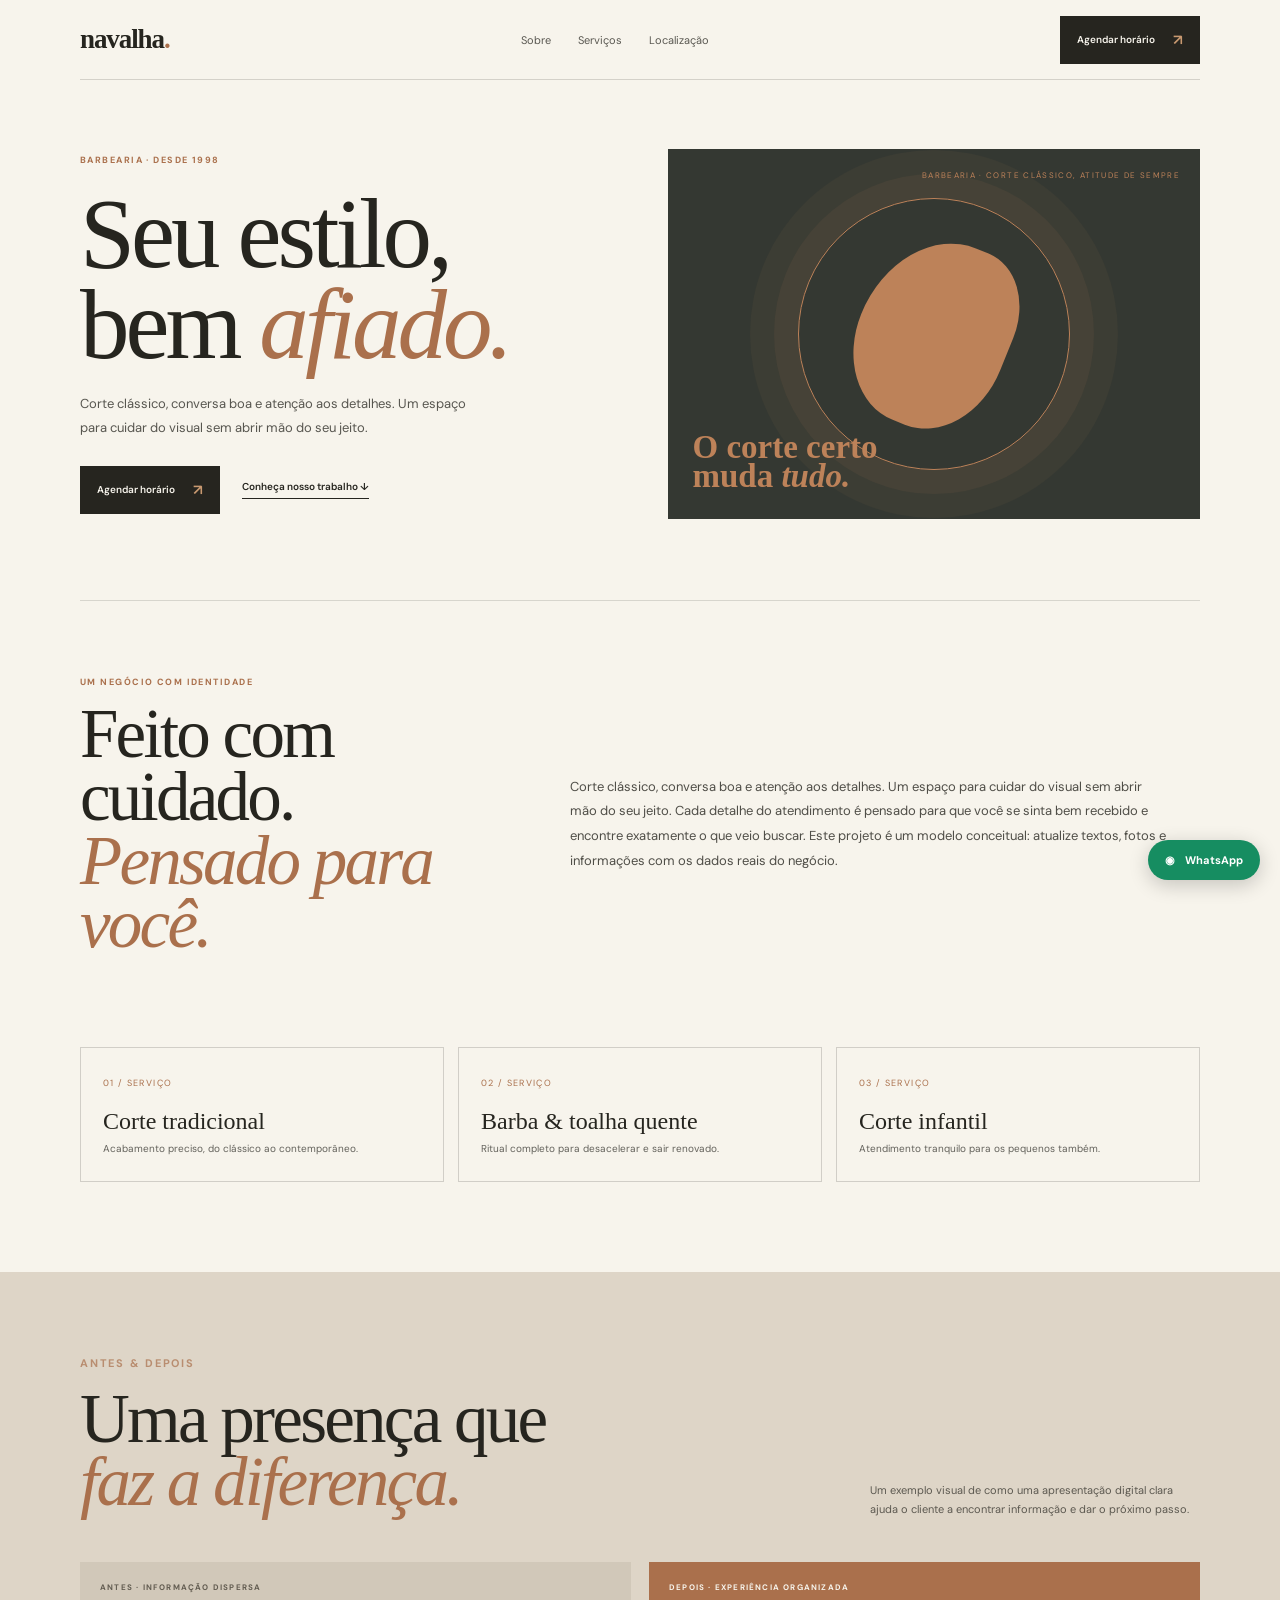
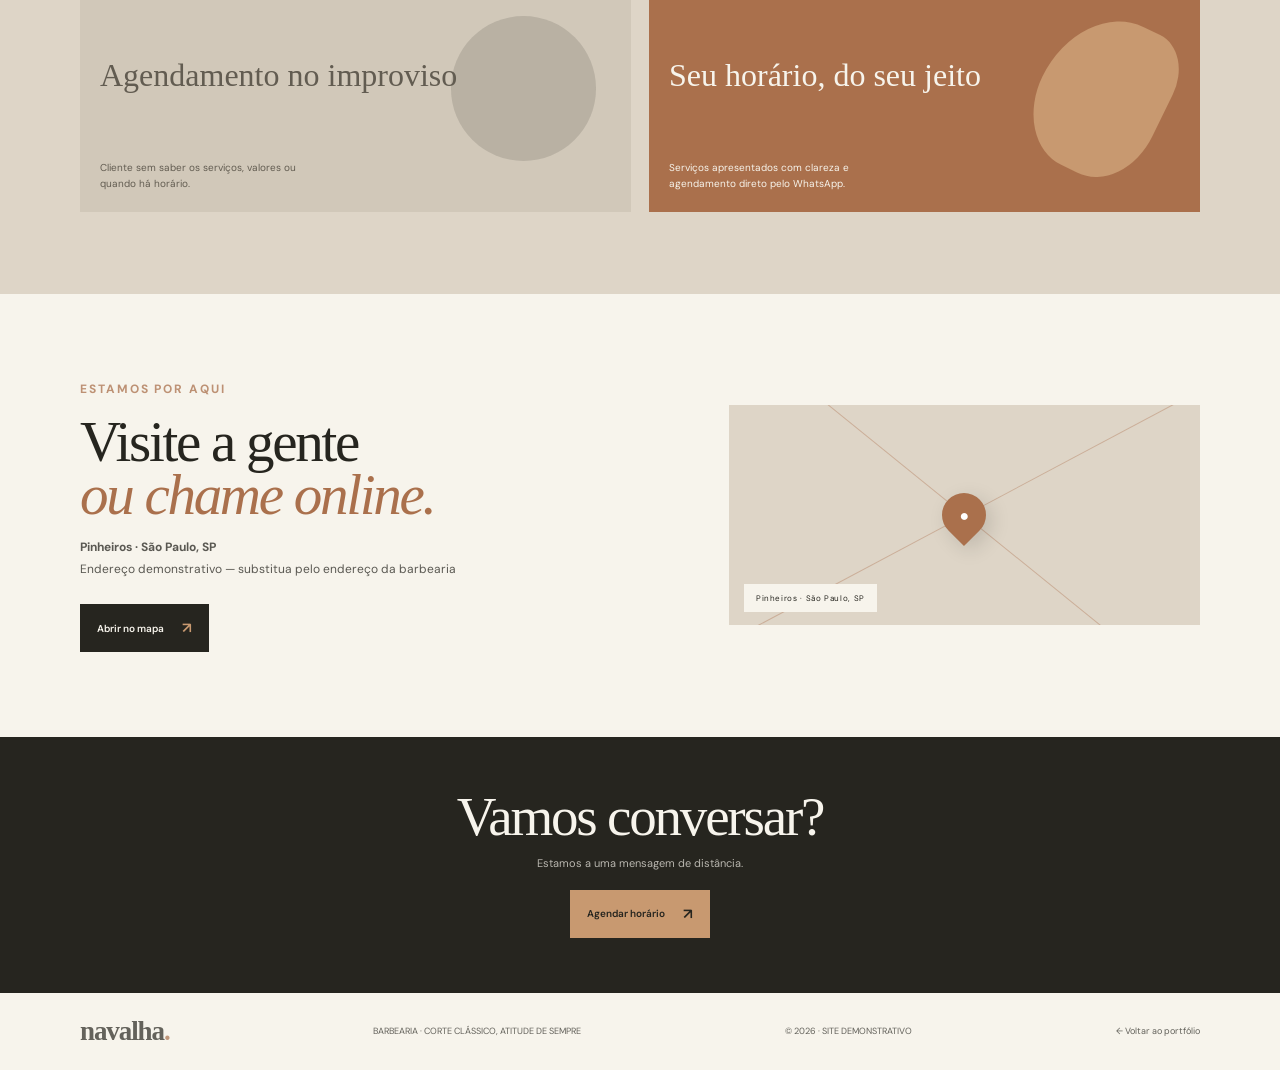
<file: projetoPortifolio/navalha/index.html>
﻿<!doctype html>
<html lang="pt-BR">
  <head>
    <meta charset="UTF-8" />
    <meta name="viewport" content="width=device-width,initial-scale=1" />
    <meta name="theme-color" content="#ded5c7" />
    <meta
      name="description"
      content="Corte clássico, conversa boa e atenção aos detalhes. Um espaço para cuidar do visual sem abrir mão do seu jeito."
    />
    <link rel="stylesheet" href="../../shared.css" />
    <link rel="stylesheet" href="style.css" />
    <title>Navalha — Barbearia</title>
  </head>
  <body>
    <header class="business-header wrap">
      <a class="business-logo" href="#inicio">navalha<span>.</span></a>
      <nav class="business-nav" aria-label="Navegação">
        <a href="#sobre">Sobre</a><a href="#servicos">Serviços</a
        ><a href="#local">Localização</a>
      </nav>
      <a
        class="header-book"
        href="https://wa.me/5500000000000?text=Ol%C3%A1%2C%20quero%20agendar%20um%20hor%C3%A1rio"
        target="_blank"
        rel="noopener"
        >Agendar horário <span>↗</span></a
      >
    </header>
    <main>
      <section class="hero wrap" id="inicio">
        <div class="hero-copy">
          <p class="eyebrow">BARBEARIA · DESDE 1998</p>
          <h1>Seu estilo,<br />bem <em>afiado.</em></h1>
          <p>
            Corte clássico, conversa boa e atenção aos detalhes. Um espaço para
            cuidar do visual sem abrir mão do seu jeito.
          </p>
          <div class="hero-buttons">
            <a
              class="cta"
              href="https://wa.me/5500000000000?text=Ol%C3%A1%2C%20quero%20agendar%20um%20hor%C3%A1rio"
              target="_blank"
              rel="noopener"
              >Agendar horário <span>↗</span></a
            ><a class="plain-link" href="#sobre">Conheça nosso trabalho ↓</a>
          </div>
        </div>
        <div class="hero-art">
          <span class="art-tag"
            >BARBEARIA · CORTE CLÁSSICO, ATITUDE DE SEMPRE</span
          ><span class="art-shape"></span
          ><strong class="art-title"
            >O corte certo<br />muda <em>tudo.</em></strong
          >
        </div>
      </section>
      <section class="intro wrap" id="sobre">
        <div>
          <p class="eyebrow">UM NEGÓCIO COM IDENTIDADE</p>
          <h2>Feito com cuidado.<br /><em>Pensado para você.</em></h2>
        </div>
        <p class="intro-copy">
          Corte clássico, conversa boa e atenção aos detalhes. Um espaço para
          cuidar do visual sem abrir mão do seu jeito. Cada detalhe do
          atendimento é pensado para que você se sinta bem recebido e encontre
          exatamente o que veio buscar. Este projeto é um modelo conceitual:
          atualize textos, fotos e informações com os dados reais do negócio.
        </p>
      </section>
      <section class="offer-grid wrap" id="servicos">
        <article class="offer">
          <span>01 / SERVIÇO</span>
          <h3>Corte tradicional</h3>
          <p>Acabamento preciso, do clássico ao contemporâneo.</p>
        </article>
        <article class="offer">
          <span>02 / SERVIÇO</span>
          <h3>Barba & toalha quente</h3>
          <p>Ritual completo para desacelerar e sair renovado.</p>
        </article>
        <article class="offer">
          <span>03 / SERVIÇO</span>
          <h3>Corte infantil</h3>
          <p>Atendimento tranquilo para os pequenos também.</p>
        </article>
      </section>
      <section class="compare">
        <div class="wrap">
          <div class="compare-head">
            <div>
              <p class="eyebrow">ANTES & DEPOIS</p>
              <h2 class="section-title">
                Uma presença que<br /><em>faz a diferença.</em>
              </h2>
            </div>
            <p>
              Um exemplo visual de como uma apresentação digital clara ajuda o
              cliente a encontrar informação e dar o próximo passo.
            </p>
          </div>
          <div class="compare-grid">
            <article class="compare-card old-design">
              <small>ANTES · INFORMAÇÃO DISPERSA</small
              ><strong>Agendamento no improviso</strong
              ><span
                >Cliente sem saber os serviços, valores ou quando há
                horário.</span
              >
            </article>
            <article class="compare-card new-design">
              <small>DEPOIS · EXPERIÊNCIA ORGANIZADA</small
              ><strong>Seu horário, do seu jeito</strong
              ><span
                >Serviços apresentados com clareza e agendamento direto pelo
                WhatsApp.</span
              >
            </article>
          </div>
        </div>
      </section>
      <section class="location wrap" id="local">
        <div>
          <p class="eyebrow">ESTAMOS POR AQUI</p>
          <h2>Visite a gente<br /><em>ou chame online.</em></h2>
          <p>
            <strong>Pinheiros · São Paulo, SP</strong><br />Endereço
            demonstrativo — substitua pelo endereço da barbearia
          </p>
          <a
            class="cta"
            href="https://maps.google.com/?q=Pinheiros+Sao+Paulo"
            target="_blank"
            rel="noopener"
            >Abrir no mapa <span>↗</span></a
          >
        </div>
        <a
          class="map-card"
          href="https://maps.google.com/?q=Pinheiros+Sao+Paulo"
          target="_blank"
          rel="noopener"
          aria-label="Abrir localização no Google Maps"
          ><span class="map-pin"><span>●</span></span
          ><span class="map-caption">Pinheiros · São Paulo, SP</span></a
        >
      </section>
      <section class="bottom-cta">
        <h2>Vamos conversar?</h2>
        <p>Estamos a uma mensagem de distância.</p>
        <a
          class="cta"
          href="https://wa.me/5500000000000?text=Ol%C3%A1%2C%20quero%20agendar%20um%20hor%C3%A1rio"
          target="_blank"
          rel="noopener"
          >Agendar horário <span>↗</span></a
        >
      </section>
    </main>
    <footer class="wrap">
      <a class="business-logo" href="#inicio">navalha<span>.</span></a
      ><span>BARBEARIA · CORTE CLÁSSICO, ATITUDE DE SEMPRE</span
      ><span>© 2026 · SITE DEMONSTRATIVO</span
      ><a href="../../index.html#projetos">← Voltar ao portfólio</a>
    </footer>
    <a
      class="whatsapp-float"
      href="https://wa.me/5500000000000?text=Ol%C3%A1%2C%20quero%20agendar%20um%20hor%C3%A1rio"
      target="_blank"
      rel="noopener"
      ><span>◉</span> WhatsApp</a
    >
  </body>
</html>
</file>
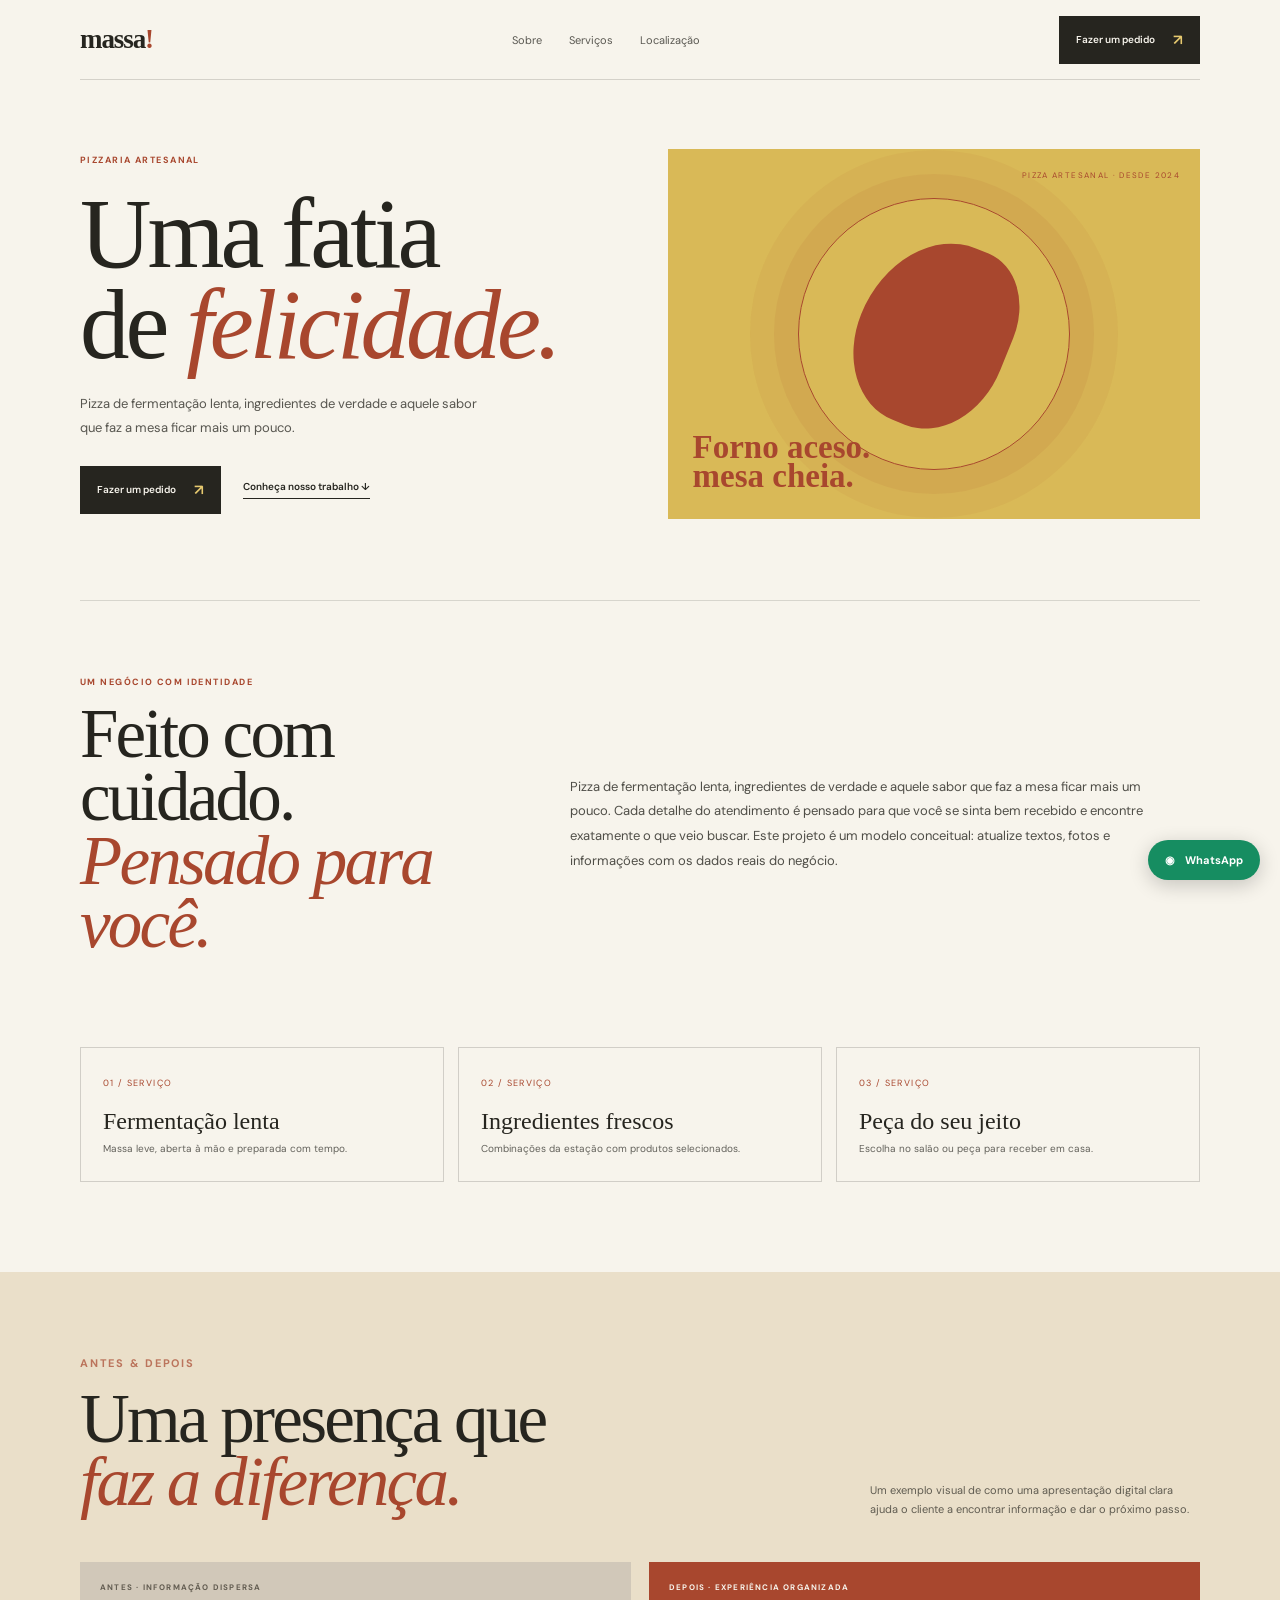
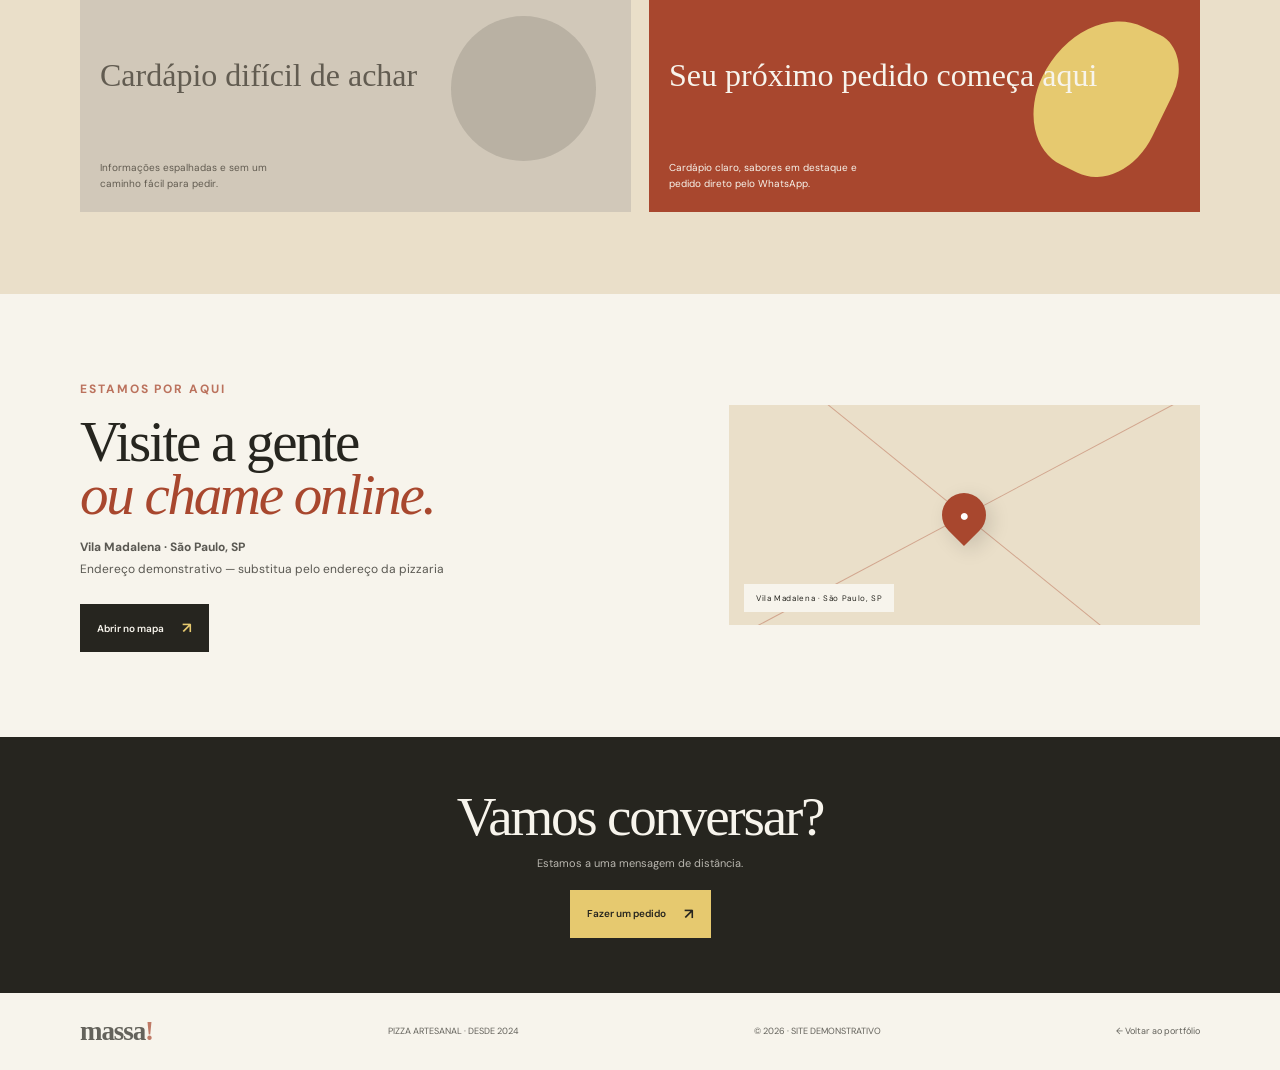
<file: projetoPortifolio/massa/massa.html>
﻿<!doctype html>
<html lang="pt-BR">
  <head>
    <meta charset="UTF-8" />
    <meta name="viewport" content="width=device-width,initial-scale=1" />
    <meta name="theme-color" content="#eadfc9" />
    <meta
      name="description"
      content="Pizza de fermentação lenta, ingredientes de verdade e aquele sabor que faz a mesa ficar mais um pouco."
    />
    <link rel="stylesheet" href="../../shared.css" />
    <link rel="stylesheet" href="style.css" />
    <title>Massa! — Pizza de verdade</title>
  </head>
  <body>
    <header class="business-header wrap">
      <a class="business-logo" href="#inicio">massa<span>!</span></a>
      <nav class="business-nav" aria-label="Navegação">
        <a href="#sobre">Sobre</a><a href="#servicos">Serviços</a
        ><a href="#local">Localização</a>
      </nav>
      <a
        class="header-book"
        href="https://wa.me/5500000000000?text=Ol%C3%A1%2C%20quero%20fazer%20um%20pedido"
        target="_blank"
        rel="noopener"
        >Fazer um pedido <span>↗</span></a
      >
    </header>
    <main>
      <section class="hero wrap" id="inicio">
        <div class="hero-copy">
          <p class="eyebrow">PIZZARIA ARTESANAL</p>
          <h1>Uma fatia<br />de <em>felicidade.</em></h1>
          <p>
            Pizza de fermentação lenta, ingredientes de verdade e aquele sabor
            que faz a mesa ficar mais um pouco.
          </p>
          <div class="hero-buttons">
            <a
              class="cta"
              href="https://wa.me/5500000000000?text=Ol%C3%A1%2C%20quero%20fazer%20um%20pedido"
              target="_blank"
              rel="noopener"
              >Fazer um pedido <span>↗</span></a
            ><a class="plain-link" href="#sobre">Conheça nosso trabalho ↓</a>
          </div>
        </div>
        <div class="hero-art">
          <span class="art-tag">PIZZA ARTESANAL · DESDE 2024</span
          ><span class="art-shape"></span
          ><strong class="art-title"
            >Forno aceso.<br />
            mesa cheia.</strong
          >
        </div>
      </section>
      <section class="intro wrap" id="sobre">
        <div>
          <p class="eyebrow">UM NEGÓCIO COM IDENTIDADE</p>
          <h2>Feito com cuidado.<br /><em>Pensado para você.</em></h2>
        </div>
        <p class="intro-copy">
          Pizza de fermentação lenta, ingredientes de verdade e aquele sabor que
          faz a mesa ficar mais um pouco. Cada detalhe do atendimento é pensado
          para que você se sinta bem recebido e encontre exatamente o que veio
          buscar. Este projeto é um modelo conceitual: atualize textos, fotos e
          informações com os dados reais do negócio.
        </p>
      </section>
      <section class="offer-grid wrap" id="servicos">
        <article class="offer">
          <span>01 / SERVIÇO</span>
          <h3>Fermentação lenta</h3>
          <p>Massa leve, aberta à mão e preparada com tempo.</p>
        </article>
        <article class="offer">
          <span>02 / SERVIÇO</span>
          <h3>Ingredientes frescos</h3>
          <p>Combinações da estação com produtos selecionados.</p>
        </article>
        <article class="offer">
          <span>03 / SERVIÇO</span>
          <h3>Peça do seu jeito</h3>
          <p>Escolha no salão ou peça para receber em casa.</p>
        </article>
      </section>
      <section class="compare">
        <div class="wrap">
          <div class="compare-head">
            <div>
              <p class="eyebrow">ANTES & DEPOIS</p>
              <h2 class="section-title">
                Uma presença que<br /><em>faz a diferença.</em>
              </h2>
            </div>
            <p>
              Um exemplo visual de como uma apresentação digital clara ajuda o
              cliente a encontrar informação e dar o próximo passo.
            </p>
          </div>
          <div class="compare-grid">
            <article class="compare-card old-design">
              <small>ANTES · INFORMAÇÃO DISPERSA</small
              ><strong>Cardápio difícil de achar</strong
              ><span
                >Informações espalhadas e sem um caminho fácil para pedir.</span
              >
            </article>
            <article class="compare-card new-design">
              <small>DEPOIS · EXPERIÊNCIA ORGANIZADA</small
              ><strong>Seu próximo pedido começa aqui</strong
              ><span
                >Cardápio claro, sabores em destaque e pedido direto pelo
                WhatsApp.</span
              >
            </article>
          </div>
        </div>
      </section>
      <section class="location wrap" id="local">
        <div>
          <p class="eyebrow">ESTAMOS POR AQUI</p>
          <h2>Visite a gente<br /><em>ou chame online.</em></h2>
          <p>
            <strong>Vila Madalena · São Paulo, SP</strong><br />Endereço
            demonstrativo — substitua pelo endereço da pizzaria
          </p>
          <a
            class="cta"
            href="https://maps.google.com/?q=Vila+Madalena+Sao+Paulo"
            target="_blank"
            rel="noopener"
            >Abrir no mapa <span>↗</span></a
          >
        </div>
        <a
          class="map-card"
          href="https://maps.google.com/?q=Vila+Madalena+Sao+Paulo"
          target="_blank"
          rel="noopener"
          aria-label="Abrir localização no Google Maps"
          ><span class="map-pin"><span>●</span></span
          ><span class="map-caption">Vila Madalena · São Paulo, SP</span></a
        >
      </section>
      <section class="bottom-cta">
        <h2>Vamos conversar?</h2>
        <p>Estamos a uma mensagem de distância.</p>
        <a
          class="cta"
          href="https://wa.me/5500000000000?text=Ol%C3%A1%2C%20quero%20fazer%20um%20pedido"
          target="_blank"
          rel="noopener"
          >Fazer um pedido <span>↗</span></a
        >
      </section>
    </main>
    <footer class="wrap">
      <a class="business-logo" href="#inicio">massa<span>!</span></a
      ><span>PIZZA ARTESANAL · DESDE 2024</span
      ><span>© 2026 · SITE DEMONSTRATIVO</span
      ><a href="../../index.html#projetos">← Voltar ao portfólio</a>
    </footer>
    <a
      class="whatsapp-float"
      href="https://wa.me/5500000000000?text=Ol%C3%A1%2C%20quero%20fazer%20um%20pedido"
      target="_blank"
      rel="noopener"
      ><span>◉</span> WhatsApp</a
    >
  </body>
</html>
</file>
<file: style.css>
﻿:root {
  --paper: #f6f4ee;
  --ink: #20251c;
  --green: #344633;
  --lime: #d5e66d;
  --muted: #77786e;
  --line: #d9d7cd;
  --serif: "Libre Caslon Condensed", Georgia, serif;
  --sans: "DM Sans", Arial, sans-serif;
}
* {
  box-sizing: border-box;
}
html {
  scroll-behavior: smooth;
}
body {
  margin: 0;
  background: var(--paper);
  color: var(--ink);
  font-family: var(--sans);
  -webkit-font-smoothing: antialiased;
}
a {
  color: inherit;
  text-decoration: none;
}
a:focus-visible,
button:focus-visible {
  outline: 2px solid var(--green);
  outline-offset: 4px;
}
.section-wrap {
  width: min(1180px, calc(100% - 96px));
  margin-inline: auto;
}
.site-header {
  height: 132px;
  width: min(1320px, calc(100% - 96px));
  margin: auto;
  display: flex;
  align-items: center;
  justify-content: space-between;
  border-bottom: 1px solid var(--line);
}
.brand {
  display: inline-flex;
  align-items: center;
  font-weight: 700;
  font-size: 14px;
  letter-spacing: -0.04em;
}
.brand img {
  display: block;
  width: 464px;
  height: 132px;
  object-fit: cover;
  object-position: center;
}
.brand-mark {
  display: grid;
  place-items: center;
  width: 30px;
  height: 30px;
  border-radius: 50%;
  background: var(--green);
  color: var(--lime);
  font-family: var(--serif);
  font-size: 21px;
  font-style: italic;
}
.main-nav {
  display: flex;
  gap: 34px;
  font-size: 12px;
  color: #606157;
}
.main-nav a,
.text-link,
.header-cta {
  transition: opacity 0.2s;
}
.main-nav a:hover,
.text-link:hover,
.header-cta:hover {
  opacity: 0.6;
}
.header-cta {
  font-size: 12px;
  font-weight: 600;
  border-bottom: 1px solid var(--ink);
  padding-bottom: 5px;
}
.header-cta span {
  padding-left: 10px;
}
.hero {
  min-height: 590px;
  display: grid;
  grid-template-columns: 1fr 0.9fr;
  align-items: center;
  gap: 64px;
  padding-block: 76px 94px;
}
.eyebrow {
  font-size: 9px;
  letter-spacing: 0.16em;
  font-weight: 700;
  color: #696b5f;
}
.eyebrow-dot {
  display: inline-block;
  width: 7px;
  height: 7px;
  border-radius: 50%;
  background: #91a744;
  margin-right: 8px;
}
.hero h1,
.section-heading h2,
.services h2,
.contact h2 {
  font-family: var(--serif);
  font-size: clamp(58px, 7vw, 92px);
  font-weight: 400;
  line-height: 0.91;
  letter-spacing: -0.045em;
  margin: 25px 0;
}
.hero h1 em,
.section-heading h2 em,
.services h2 em,
.contact h2 em {
  font-weight: 400;
  color: #718050;
}
.hero-description {
  font-size: 14px;
  line-height: 1.8;
  max-width: 425px;
  color: #696b61;
}
.hero-actions {
  display: flex;
  align-items: center;
  gap: 27px;
  margin-top: 30px;
}
.button {
  display: inline-flex;
  align-items: center;
  justify-content: space-between;
  gap: 25px;
  padding: 15px 18px;
  font-size: 11px;
  font-weight: 600;
  transition:
    transform 0.2s,
    background 0.2s;
}
.button:hover {
  transform: translateY(-2px);
}
.button-dark {
  background: var(--green);
  color: white;
}
.button-dark span {
  color: var(--lime);
  font-size: 16px;
}
.button-light {
  background: var(--lime);
  color: var(--ink);
  margin-top: 24px;
}
.text-link {
  font-size: 11px;
  font-weight: 600;
}
.text-link span {
  padding-left: 7px;
}
.hero-note {
  display: flex;
  align-items: center;
  gap: 12px;
  margin-top: 54px;
  color: #77786e;
  font-size: 9px;
  line-height: 1.6;
  letter-spacing: 0.03em;
}
.note-line {
  height: 1px;
  width: 35px;
  background: #9da08d;
}
.hero-art {
  height: 395px;
  position: relative;
  overflow: hidden;
  background: #e5e8d6;
}
.art-sun {
  position: absolute;
  width: 260px;
  height: 260px;
  border-radius: 50%;
  background: #d2dd8d;
  top: 72px;
  left: calc(50% - 130px);
}
.art-orbit {
  position: absolute;
  border: 1px solid #879174;
  border-radius: 50%;
  transform: rotate(-32deg);
}
.orbit-one {
  width: 460px;
  height: 180px;
  left: calc(50% - 230px);
  top: 105px;
}
.orbit-two {
  width: 390px;
  height: 290px;
  left: calc(50% - 195px);
  top: 54px;
  transform: rotate(58deg);
}
.art-leaf {
  position: absolute;
  z-index: 1;
  background: #415741;
  border-radius: 100% 0 100% 0;
  transform: rotate(25deg);
}
.leaf-one {
  height: 112px;
  width: 59px;
  top: 124px;
  left: calc(50% - 23px);
}
.leaf-two {
  height: 89px;
  width: 46px;
  top: 202px;
  left: calc(50% + 22px);
  transform: rotate(90deg);
  background: #718050;
}
.art-stamp {
  position: absolute;
  z-index: 2;
  top: 22px;
  left: 24px;
  font-size: 8px;
  line-height: 1.45;
  font-weight: 700;
  letter-spacing: 0.11em;
}
.art-stamp span {
  font-size: 19px;
  color: #718050;
}
.art-caption {
  position: absolute;
  z-index: 2;
  bottom: 24px;
  left: 26px;
  display: flex;
  flex-direction: column;
  font-size: 9px;
  font-weight: 600;
  letter-spacing: 0.12em;
  line-height: 1.5;
}
.art-caption strong {
  font-family: var(--serif);
  font-size: 25px;
  font-weight: 400;
  letter-spacing: 0;
}
.art-index {
  position: absolute;
  right: 24px;
  bottom: 27px;
  font-size: 9px;
  letter-spacing: 0.1em;
}
.marquee {
  overflow: hidden;
  background: var(--lime);
  padding: 13px 0;
}
.marquee-track {
  display: flex;
  justify-content: space-around;
  gap: 30px;
  white-space: nowrap;
  font-size: 9px;
  letter-spacing: 0.15em;
  font-weight: 700;
}
.marquee i {
  font-style: normal;
  font-size: 13px;
}
.projects {
  padding-block: 105px 115px;
}
.section-heading {
  display: flex;
  align-items: end;
  justify-content: space-between;
  margin-bottom: 42px;
}
.section-heading .eyebrow {
  margin: 0;
}
.section-heading h2,
.contact h2 {
  font-size: clamp(47px, 5vw, 66px);
  margin: 16px 0 0;
}
.section-heading h2 em {
  color: #718050;
}
.section-heading > .text-link {
  margin-bottom: 7px;
}
.project-grid {
  display: grid;
  grid-template-columns: 1fr 1fr;
  gap: 42px 24px;
}
.project-card {
  display: block;
  min-width: 0;
}
.project-visual {
  height: 320px;
  position: relative;
  overflow: hidden;
  transition: transform 0.35s;
}
.project-card:hover .project-visual {
  transform: translateY(-4px);
}
.pizza-visual {
  background: #e0b854;
  color: #f8f0d9;
}
.pizza-top {
  position: absolute;
  top: 20px;
  left: 22px;
  right: 22px;
  display: flex;
  justify-content: space-between;
  align-items: center;
}
.mini-brand {
  font-family: var(--serif);
  font-size: 25px;
  font-weight: 700;
  color: #432e20;
}
.mini-brand span {
  color: #bb4b2f;
}
.mini-nav {
  font-size: 6px;
  letter-spacing: 0.08em;
  color: #432e20;
}
.mini-nav b {
  background: #a4462d;
  color: #fff2d5;
  padding: 9px;
}
.pizza-copy {
  position: absolute;
  z-index: 1;
  top: 91px;
  left: 27px;
  display: flex;
  flex-direction: column;
  align-items: flex-start;
  color: #432e20;
}
.pizza-copy > span,
.pizza-copy small {
  font-size: 7px;
  letter-spacing: 0.13em;
}
.pizza-copy strong {
  font-family: var(--serif);
  font-size: 43px;
  line-height: 0.87;
  font-weight: 500;
  margin: 10px 0;
}
.pizza-copy strong i {
  color: #a4462d;
  font-weight: 400;
}
.pizza-copy b {
  font-size: 7px;
  letter-spacing: 0.08em;
  background: #432e20;
  color: #f8f0d9;
  padding: 10px 12px;
  margin-top: 13px;
}
.pizza-disc {
  position: absolute;
  width: 220px;
  height: 220px;
  background: #b8472d;
  border-radius: 50%;
  right: 24px;
  bottom: -23px;
  box-shadow:
    inset 0 0 0 12px #d47e4f,
    inset 0 0 0 16px #efc878;
}
.pizza-disc:before,
.pizza-disc:after {
  content: "";
  position: absolute;
  width: 38px;
  height: 34px;
  background: #ead399;
  border-radius: 50%;
  top: 46px;
  left: 67px;
  transform: rotate(35deg);
}
.pizza-disc:after {
  top: 124px;
  left: 120px;
  width: 46px;
  height: 38px;
}
.disc-inner {
  position: absolute;
  inset: 72px 0 auto;
  text-align: center;
  font-family: var(--serif);
  font-size: 15px;
  line-height: 1.05;
  color: #f8df9b;
  z-index: 1;
  letter-spacing: 0.05em;
}
.visual-label {
  position: absolute;
  bottom: 13px;
  left: 18px;
  font-size: 6px;
  letter-spacing: 0.15em;
  color: #563c28;
}
.barber-visual {
  background: #242623;
  color: #ede8dc;
}
.barber-top {
  position: absolute;
  top: 19px;
  left: 22px;
  right: 22px;
  display: flex;
  align-items: center;
  justify-content: space-between;
  font-size: 7px;
  letter-spacing: 0.14em;
}
.barber-logo {
  font-family: var(--serif);
  font-size: 25px;
  font-weight: 700;
}
.barber-logo span {
  color: #bb774e;
}
.barber-menu {
  font-size: 15px;
}
.barber-center {
  position: absolute;
  z-index: 2;
  left: 44px;
  top: 85px;
  display: flex;
  align-items: flex-start;
  flex-direction: column;
}
.barber-center > span {
  font-size: 8px;
  letter-spacing: 0.22em;
  color: #c0aa90;
}
.barber-center strong {
  font-family: var(--serif);
  font-weight: 400;
  font-size: 67px;
  line-height: 0.78;
  margin: 9px 0 18px;
}
.barber-center strong i {
  color: #c28b60;
  font-weight: 400;
}
.barber-center button {
  border: 1px solid #96816b;
  background: transparent;
  color: #ede8dc;
  padding: 10px 13px;
  font-size: 7px;
  letter-spacing: 0.1em;
}
.barber-stripe {
  position: absolute;
  right: 67px;
  top: 0;
  height: 100%;
  width: 72px;
  background: repeating-linear-gradient(
    135deg,
    #ae603b 0 18px,
    #eee4ce 18px 36px,
    #343a32 36px 54px
  );
  opacity: 0.72;
  transform: rotate(15deg) scale(1.25);
}
.barber-side {
  position: absolute;
  right: 17px;
  bottom: 20px;
  writing-mode: vertical-rl;
  font-size: 6px;
  letter-spacing: 0.12em;
}
.ceramic-visual {
  background: #e9ded0;
  color: #49392f;
}
.ceramic-top {
  position: absolute;
  top: 19px;
  left: 22px;
  right: 22px;
  display: flex;
  justify-content: space-between;
  align-items: center;
  font-size: 7px;
  letter-spacing: 0.12em;
}
.ceramic-top > span:first-child {
  font-family: var(--serif);
  font-size: 20px;
  letter-spacing: -0.03em;
}
.ceramic-content {
  position: absolute;
  z-index: 1;
  top: 94px;
  left: 29px;
  display: flex;
  flex-direction: column;
  gap: 8px;
}
.ceramic-content > span:first-child {
  font-size: 7px;
  letter-spacing: 0.14em;
}
.ceramic-content strong {
  font-family: var(--serif);
  font-size: 39px;
  line-height: 0.92;
  font-weight: 400;
}
.ceramic-content strong i {
  color: #a76446;
  font-weight: 400;
}
.ceramic-link {
  font-size: 7px;
  letter-spacing: 0.1em;
  margin-top: 8px;
}
.vase {
  position: absolute;
  bottom: 25px;
  background: #ad7658;
  border-radius: 45% 45% 13% 13%;
  box-shadow: inset -15px 0 20px #875943;
}
.vase-one {
  width: 100px;
  height: 160px;
  right: 89px;
  transform: rotate(-5deg);
}
.vase-one:before {
  content: "";
  position: absolute;
  width: 38px;
  height: 55px;
  background: #ad7658;
  left: 32px;
  top: -35px;
  border-radius: 35% 35% 0 0;
}
.vase-two {
  width: 79px;
  height: 112px;
  right: 30px;
  background: #c49875;
  transform: rotate(7deg);
}
.vase-two:before {
  content: "";
  position: absolute;
  width: 31px;
  height: 34px;
  background: #c49875;
  left: 24px;
  top: -22px;
  border-radius: 30% 30% 0 0;
}
.ceramic-number {
  position: absolute;
  bottom: 14px;
  left: 22px;
  font-size: 7px;
  letter-spacing: 0.14em;
}
.coach-visual {
  background: #dce3d4;
  color: #283b31;
}
.coach-nav {
  position: absolute;
  top: 18px;
  left: 22px;
  right: 22px;
  display: flex;
  align-items: center;
  justify-content: space-between;
  font-size: 7px;
  letter-spacing: 0.13em;
}
.coach-nav > span:first-child {
  font-family: var(--serif);
  font-size: 22px;
  letter-spacing: -0.04em;
}
.coach-dot {
  color: #a65f40;
}
.coach-copy {
  position: absolute;
  z-index: 2;
  top: 90px;
  left: 30px;
  display: flex;
  flex-direction: column;
  align-items: flex-start;
}
.coach-copy > span {
  font-size: 7px;
  letter-spacing: 0.13em;
}
.coach-copy strong {
  font-family: var(--serif);
  font-weight: 400;
  font-size: 42px;
  line-height: 0.9;
  margin: 12px 0;
}
.coach-copy strong i {
  color: #798951;
  font-weight: 400;
}
.coach-copy p {
  font-size: 8px;
  max-width: 180px;
  line-height: 1.6;
}
.coach-copy b {
  font-size: 7px;
  letter-spacing: 0.08em;
  border-bottom: 1px solid #718050;
  padding-bottom: 8px;
  margin-top: 7px;
}
.coach-shape {
  position: absolute;
  right: 35px;
  top: 89px;
  width: 165px;
  height: 195px;
  background: #aebc91;
  border-radius: 52% 48% 40% 60% / 42% 38% 62% 58%;
  transform: rotate(-18deg);
}
.coach-shape:before {
  content: "";
  position: absolute;
  left: 54px;
  top: 39px;
  width: 77px;
  height: 116px;
  border: 1px solid #edf0e4;
  border-radius: 50% 50% 0 50%;
  transform: rotate(27deg);
}
.coach-asterisk {
  position: absolute;
  right: 46px;
  top: 99px;
  z-index: 1;
  color: #eff1df;
  font-size: 36px;
}
.coach-foot {
  position: absolute;
  bottom: 15px;
  right: 18px;
  font-size: 6px;
  letter-spacing: 0.14em;
}
.project-meta {
  display: flex;
  justify-content: space-between;
  align-items: center;
  padding-top: 15px;
}
.project-meta h3 {
  font-family: var(--serif);
  font-size: 20px;
  font-weight: 400;
  margin: 0 0 3px;
}
.project-meta p {
  color: #77786e;
  font-size: 9px;
  margin: 0;
}
.card-arrow {
  width: 28px;
  height: 28px;
  border: 1px solid var(--line);
  border-radius: 50%;
  display: grid;
  place-items: center;
  font-size: 13px;
  transition:
    background 0.2s,
    color 0.2s;
}
.project-card:hover .card-arrow {
  background: var(--green);
  color: white;
}
.portfolio-note {
  font-size: 10px;
  color: #77786e;
  margin: 34px 0 0;
}
.portfolio-note span {
  color: #89984e;
  font-size: 16px;
  vertical-align: -2px;
  margin-right: 7px;
}
.services {
  background: var(--green);
  color: #f6f4ee;
  padding: 100px 0;
}
.services-inner {
  display: grid;
  grid-template-columns: 0.9fr 1fr;
  gap: 100px;
}
.services .eyebrow {
  color: #c3c5b4;
}
.services h2 {
  font-size: clamp(48px, 5.5vw, 72px);
  margin: 22px 0;
  color: #f6f4ee;
}
.services h2 em {
  color: var(--lime);
}
.services-intro > p:not(.eyebrow) {
  max-width: 370px;
  font-size: 12px;
  line-height: 1.8;
  color: #d0d2c6;
}
.service-list {
  align-self: center;
}
.service-item {
  display: grid;
  grid-template-columns: 34px 1fr 18px;
  gap: 15px;
  padding: 23px 0;
  border-bottom: 1px solid #687366;
}
.service-item:first-child {
  border-top: 1px solid #687366;
}
.service-item > span {
  font-size: 9px;
  color: var(--lime);
  padding-top: 5px;
}
.service-item h3 {
  font-family: var(--serif);
  font-size: 23px;
  font-weight: 400;
  margin: 0 0 5px;
}
.service-item p {
  font-size: 10px;
  line-height: 1.7;
  color: #c6c9bd;
  margin: 0;
  max-width: 360px;
}
.service-item > b {
  font-size: 14px;
  color: var(--lime);
  font-weight: 400;
}
.process {
  padding-block: 104px 112px;
}
.process .section-heading {
  margin-bottom: 47px;
}
.process-lead {
  font-size: 11px;
  line-height: 1.8;
  color: #77786e;
  max-width: 280px;
  margin-bottom: 7px;
}
.process-steps {
  display: grid;
  grid-template-columns: repeat(3, 1fr);
  gap: 20px;
}
.process-steps article {
  padding: 22px 22px 25px;
  border: 1px solid var(--line);
  min-height: 205px;
}
.process-steps article > span {
  font-size: 8px;
  letter-spacing: 0.14em;
  color: #77786e;
}
.step-icon {
  font-size: 24px;
  color: #82934b;
  margin: 22px 0 13px;
}
.process-steps h3 {
  font-family: var(--serif);
  font-size: 23px;
  font-weight: 400;
  margin: 0 0 6px;
}
.process-steps p {
  font-size: 10px;
  line-height: 1.7;
  color: #77786e;
  max-width: 260px;
  margin: 0;
}
.contact {
  background: #e7e9db;
  padding: 76px 0;
  position: relative;
  overflow: hidden;
}
.contact-inner {
  display: flex;
  justify-content: space-between;
  align-items: center;
  position: relative;
}
.contact h2 {
  font-size: clamp(49px, 6vw, 78px);
}
.contact h2 em {
  color: #718050;
}
.contact-side {
  max-width: 315px;
  z-index: 1;
}
.contact-side > p {
  font-size: 12px;
  line-height: 1.8;
  color: #5e6256;
  margin: 0 0 17px;
}
.contact-small {
  display: block;
  font-size: 7px;
  letter-spacing: 0.12em;
  color: #77786e;
  margin-top: 15px;
}
.contact-spark {
  position: absolute;
  right: 27%;
  top: -90px;
  font-size: 175px;
  line-height: 1;
  color: #d7ddc4;
  pointer-events: none;
}
.site-footer {
  width: min(1320px, calc(100% - 96px));
  min-height: 82px;
  margin: auto;
  display: flex;
  align-items: center;
  justify-content: space-between;
}
.site-footer > span,
.site-footer > a:last-child {
  font-size: 8px;
  color: #77786e;
}
.site-footer > a:last-child {
  letter-spacing: 0.1em;
}
.site-footer .brand {
  color: var(--ink);
}
@media (min-width: 1400px) {
  .hero {
    min-height: 650px;
  }
  .hero-art {
    height: 440px;
  }
  .project-visual {
    height: 350px;
  }
}
@media (max-width: 800px) {
  .section-wrap,
  .site-header,
  .site-footer {
    width: calc(100% - 48px);
  }
  .site-header {
    height: 100px;
    gap: 16px;
  }
  .brand img {
    width: min(38vw, 320px);
    height: 90px;
  }
  .header-cta {
    flex: 0 0 auto;
    font-size: 11px;
  }
  .main-nav {
    gap: 16px;
  }
  .hero {
    grid-template-columns: 1fr 0.85fr;
    gap: 30px;
    padding-block: 60px 70px;
    min-height: 500px;
  }
  .hero h1 {
    font-size: clamp(53px, 8vw, 72px);
  }
  .hero-art {
    height: 330px;
  }
  .art-sun {
    width: 210px;
    height: 210px;
    left: calc(50% - 105px);
  }
  .projects {
    padding-block: 80px;
  }
  .project-visual {
    height: 260px;
  }
  .pizza-disc {
    width: 175px;
    height: 175px;
    right: 10px;
  }
  .pizza-copy strong {
    font-size: 35px;
  }
  .barber-center {
    left: 25px;
  }
  .barber-center strong {
    font-size: 58px;
  }
  .services-inner {
    gap: 45px;
  }
  .services {
    padding: 80px 0;
  }
  .services h2 {
    font-size: 55px;
  }
}
@media (max-width: 600px) {
  .section-wrap,
  .site-header,
  .site-footer {
    width: calc(100% - 40px);
  }
  .site-header {
    height: 78px;
    gap: 10px;
  }
  .brand {
    font-size: 12px;
  }
  .brand img {
    width: min(52vw, 220px);
    height: 64px;
  }
  .brand-mark {
    width: 27px;
    height: 27px;
  }
  .main-nav {
    display: none;
  }
  .header-cta {
    font-size: 9px;
    white-space: nowrap;
  }
  .hero {
    display: flex;
    flex-direction: column;
    align-items: stretch;
    gap: 36px;
    padding-block: 58px 55px;
  }
  .hero h1 {
    font-size: clamp(57px, 15vw, 76px);
    margin: 22px 0;
  }
  .hero-description {
    font-size: 13px;
  }
  .hero-note {
    margin-top: 31px;
  }
  .hero-art {
    height: 310px;
  }
  .marquee-track {
    justify-content: flex-start;
    gap: 24px;
  }
  .projects {
    padding-block: 75px;
  }
  .section-heading {
    align-items: flex-start;
    flex-direction: column;
    gap: 16px;
    margin-bottom: 27px;
  }
  .section-heading h2 {
    font-size: 53px;
  }
  .section-heading > .text-link {
    margin: 0;
  }
  .project-grid {
    grid-template-columns: 1fr;
    gap: 30px;
  }
  .project-visual {
    height: clamp(250px, 75vw, 330px);
  }
  .pizza-copy {
    left: 22px;
  }
  .pizza-disc {
    right: 20px;
  }
  .services {
    padding: 72px 0;
  }
  .services-inner {
    grid-template-columns: 1fr;
    gap: 48px;
  }
  .services h2 {
    font-size: 58px;
  }
  .service-item {
    padding: 19px 0;
    grid-template-columns: 27px 1fr 14px;
    gap: 10px;
  }
  .process {
    padding-block: 75px;
  }
  .process .section-heading {
    gap: 10px;
  }
  .process-lead {
    margin: 0;
  }
  .process-steps {
    grid-template-columns: 1fr;
    gap: 12px;
  }
  .process-steps article {
    min-height: 0;
    padding: 18px;
  }
  .step-icon {
    margin: 13px 0 7px;
  }
  .contact {
    padding: 65px 0;
  }
  .contact-inner {
    display: block;
  }
  .contact h2 {
    font-size: 59px;
    margin-bottom: 27px;
  }
  .contact-side {
    max-width: 340px;
  }
  .contact-spark {
    right: -32px;
    top: -68px;
    font-size: 120px;
  }
  .site-footer {
    min-height: 76px;
    gap: 12px;
    flex-wrap: wrap;
    padding-block: 17px;
  }
  .site-footer > span {
    order: 3;
    width: 100%;
  }
  .site-footer > a:last-child {
    font-size: 7px;
  }
}
@media (prefers-reduced-motion: reduce) {
  html {
    scroll-behavior: auto;
  }
  *,
  *::before,
  *::after {
    transition: none !important;
  }
}
</file>
<file: shared.css>
﻿@import url("https://fonts.googleapis.com/css2?family=DM+Sans:wght@400;500;600;700&family=Libre+Caslon+Condensed:ital,wght@0,400;0,500;0,600;0,700;1,400;1,500&display=swap");
:root {
  --paper: #f7f4ec;
  --ink: #26251f;
  --accent: #aa4a30;
  --soft: #e9dfcf;
  --display: "Libre Caslon Condensed", Georgia, serif;
  --body: "DM Sans", Arial, sans-serif;
}
* {
  box-sizing: border-box;
}
html {
  scroll-behavior: smooth;
}
body {
  margin: 0;
  background: var(--paper);
  color: var(--ink);
  font-family: var(--body);
  -webkit-font-smoothing: antialiased;
}
a {
  color: inherit;
  text-decoration: none;
}
a:focus-visible,
button:focus-visible {
  outline: 2px solid var(--accent);
  outline-offset: 4px;
}
button {
  font: inherit;
}
.wrap {
  width: min(1120px, calc(100% - 56px));
  margin: auto;
}
.business-header {
  height: 80px;
  display: flex;
  align-items: center;
  justify-content: space-between;
  border-bottom: 1px solid color-mix(in srgb, var(--ink) 17%, transparent);
}
.business-logo {
  font-family: var(--display);
  font-size: 27px;
  font-weight: 600;
  letter-spacing: -0.04em;
}
.business-logo span {
  color: var(--accent);
}
.business-nav {
  display: flex;
  gap: 27px;
  font-size: 11px;
}
.business-nav a {
  opacity: 0.75;
}
.business-nav a:hover {
  opacity: 1;
}
.header-book,
.cta {
  display: inline-flex;
  align-items: center;
  gap: 18px;
  background: var(--ink);
  color: var(--paper);
  padding: 14px 17px;
  font-size: 10px;
  font-weight: 600;
}
.header-book span,
.cta span {
  color: var(--highlight, #e1bd74);
  font-size: 15px;
}
.hero {
  min-height: 520px;
  padding: 58px 0 70px;
  display: grid;
  grid-template-columns: 1fr 1fr;
  align-items: center;
  gap: 55px;
}
.eyebrow {
  font-size: 9px;
  letter-spacing: 0.16em;
  font-weight: 700;
  color: var(--accent);
}
h1,
h2 {
  font-family: var(--display);
  font-weight: 400;
  letter-spacing: -0.04em;
  line-height: 0.92;
}
h1 {
  font-size: clamp(62px, 8vw, 99px);
  margin: 22px 0;
}
h1 em,
h2 em {
  color: var(--accent);
  font-weight: 400;
}
.hero-copy > p:not(.eyebrow) {
  max-width: 410px;
  font-size: 13px;
  line-height: 1.8;
  opacity: 0.76;
}
.hero-buttons {
  display: flex;
  align-items: center;
  gap: 22px;
  margin-top: 27px;
}
.plain-link {
  font-size: 10px;
  font-weight: 600;
  border-bottom: 1px solid;
  padding-bottom: 5px;
}
.hero-art {
  height: 370px;
  background: var(--art-bg);
  position: relative;
  overflow: hidden;
  display: grid;
  place-items: center;
}
.hero-art:before {
  content: "";
  position: absolute;
  width: 270px;
  height: 270px;
  border: 1px solid var(--art-ink);
  border-radius: 50%;
  box-shadow:
    0 0 0 24px color-mix(in srgb, var(--art-ink) 8%, transparent),
    0 0 0 48px color-mix(in srgb, var(--art-ink) 6%, transparent);
}
.art-shape {
  position: absolute;
  background: var(--art-ink);
  width: 150px;
  height: 190px;
  border-radius: 60% 40% 50% 50%;
  transform: rotate(22deg);
}
.art-title {
  position: absolute;
  z-index: 1;
  bottom: 27px;
  left: 25px;
  color: var(--art-bg);
  font-family: var(--display);
  font-size: 33px;
  line-height: 0.9;
}
.art-tag {
  position: absolute;
  top: 21px;
  right: 20px;
  color: var(--art-ink);
  font-size: 8px;
  letter-spacing: 0.17em;
}
.intro {
  padding: 75px 0;
  display: grid;
  grid-template-columns: 0.65fr 1fr;
  gap: 80px;
  border-top: 1px solid color-mix(in srgb, var(--ink) 15%, transparent);
}
.eyebrow {
  margin: 0;
}
.intro h2,
.section-title {
  font-size: clamp(48px, 6vw, 69px);
  margin: 15px 0;
}
.intro-copy {
  align-self: center;
  max-width: 600px;
  font-size: 13px;
  line-height: 1.9;
  opacity: 0.8;
}
.offer-grid {
  display: grid;
  grid-template-columns: repeat(3, 1fr);
  gap: 14px;
  padding-bottom: 90px;
}
.offer {
  padding: 22px;
  border: 1px solid color-mix(in srgb, var(--ink) 18%, transparent);
  min-height: 135px;
}
.offer span {
  color: var(--accent);
  font-size: 9px;
  letter-spacing: 0.15em;
}
.offer h3 {
  font-family: var(--display);
  font-size: 24px;
  font-weight: 400;
  margin: 17px 0 5px;
}
.offer p {
  font-size: 10px;
  line-height: 1.7;
  opacity: 0.7;
  margin: 0;
}
.compare {
  background: var(--section-bg, var(--soft));
  padding: 82px 0;
}
.compare-head {
  display: flex;
  justify-content: space-between;
  align-items: end;
  margin-bottom: 32px;
}
.compare-head p {
  max-width: 330px;
  font-size: 11px;
  line-height: 1.7;
  opacity: 0.7;
}
.compare-grid {
  display: grid;
  grid-template-columns: 1fr 1fr;
  gap: 18px;
}
.compare-card {
  min-height: 250px;
  padding: 20px;
  position: relative;
  overflow: hidden;
  display: flex;
  flex-direction: column;
  justify-content: space-between;
}
.compare-card small {
  font-size: 8px;
  letter-spacing: 0.15em;
  font-weight: 700;
  position: relative;
  z-index: 1;
}
.compare-card strong {
  font-family: var(--display);
  font-size: 32px;
  font-weight: 400;
  position: relative;
  z-index: 1;
}
.old-design {
  background: #d1c8b9;
  color: #625c51;
}
.new-design {
  background: var(--accent);
  color: var(--paper);
}
.old-design:after,
.new-design:after {
  content: "";
  position: absolute;
  width: 145px;
  height: 145px;
  border-radius: 50%;
  right: 35px;
  top: 54px;
  background: color-mix(in srgb, var(--ink) 14%, transparent);
}
.new-design:after {
  background: var(--highlight, #e1bd74);
  width: 125px;
  height: 160px;
  border-radius: 65% 35% 48% 52%;
  transform: rotate(26deg);
}
.old-design span,
.new-design span {
  position: relative;
  z-index: 1;
  font-size: 10px;
  max-width: 210px;
  line-height: 1.6;
}
.location {
  padding: 85px 0;
  display: grid;
  grid-template-columns: 1fr 0.8fr;
  gap: 60px;
  align-items: center;
}
.location h2 {
  font-size: 57px;
  margin: 16px 0;
}
.location p {
  font-size: 12px;
  line-height: 1.8;
  opacity: 0.75;
}
.map-card {
  min-height: 220px;
  background: var(--map-bg, #dfe1ce);
  position: relative;
  display: grid;
  place-items: center;
  overflow: hidden;
}
.map-card:before,
.map-card:after {
  content: "";
  position: absolute;
  width: 140%;
  height: 1px;
  background: color-mix(in srgb, var(--accent) 38%, transparent);
  transform: rotate(-28deg);
}
.map-card:after {
  transform: rotate(39deg);
}
.map-pin {
  z-index: 1;
  width: 44px;
  height: 44px;
  background: var(--accent);
  color: white;
  border-radius: 50% 50% 50% 0;
  transform: rotate(-45deg);
  display: grid;
  place-items: center;
  box-shadow: 0 8px 20px #0002;
}
.map-pin span {
  transform: rotate(45deg);
}
.map-caption {
  position: absolute;
  bottom: 13px;
  left: 15px;
  z-index: 2;
  background: var(--paper);
  padding: 9px 12px;
  font-size: 8px;
  letter-spacing: 0.08em;
}
.location .cta {
  margin-top: 12px;
}
.bottom-cta {
  padding: 55px 0;
  background: var(--ink);
  color: var(--paper);
  text-align: center;
}
.bottom-cta h2 {
  font-size: 55px;
  margin: 0 0 13px;
}
.bottom-cta p {
  font-size: 11px;
  opacity: 0.7;
  margin: 0 0 20px;
}
.bottom-cta .cta {
  background: var(--highlight, #e1bd74);
  color: var(--ink);
}
.bottom-cta .cta span {
  color: var(--ink);
}
footer {
  padding: 23px 0;
  display: flex;
  justify-content: space-between;
  align-items: center;
  font-size: 9px;
  opacity: 0.7;
}
.whatsapp-float {
  position: fixed;
  z-index: 5;
  right: 20px;
  bottom: 20px;
  padding: 13px 17px;
  border-radius: 30px;
  background: #168d61;
  color: white;
  box-shadow: 0 5px 20px #0003;
  font-size: 11px;
  font-weight: 700;
}
.whatsapp-float span {
  margin-right: 7px;
}
@media (max-width: 720px) {
  .wrap {
    width: calc(100% - 40px);
  }
  .business-header {
    height: 68px;
  }
  .business-nav {
    display: none;
  }
  .hero {
    grid-template-columns: 1fr;
    gap: 30px;
    padding: 48px 0 55px;
  }
  .hero-art {
    height: 300px;
  }
  .intro {
    grid-template-columns: 1fr;
    gap: 15px;
    padding: 58px 0;
  }
  .offer-grid {
    grid-template-columns: 1fr;
    gap: 10px;
    padding-bottom: 60px;
  }
  .offer {
    min-height: 0;
  }
  .offer h3 {
    margin: 11px 0 4px;
  }
  .compare {
    padding: 60px 0;
  }
  .compare-head {
    display: block;
  }
  .compare-head p {
    margin-bottom: 0;
  }
  .compare-grid {
    grid-template-columns: 1fr;
  }
  .compare-card {
    min-height: 190px;
  }
  .location {
    grid-template-columns: 1fr;
    gap: 25px;
    padding: 60px 0;
  }
  .location h2 {
    font-size: 49px;
  }
  .map-card {
    min-height: 190px;
  }
  .bottom-cta {
    padding: 45px 20px;
  }
  .bottom-cta h2 {
    font-size: 47px;
  }
  footer {
    gap: 12px;
    flex-wrap: wrap;
  }
  footer span:last-child {
    width: 100%;
  }
}
@media (prefers-reduced-motion: reduce) {
  html {
    scroll-behavior: auto;
  }
}
</file>
<file: casa-argila/style.css>
﻿body {
  --accent: #9b6246;
  --soft: #e8ddd1;
  --section-bg: #e8ddd1;
  --art-bg: #d8c5b0;
  --art-ink: #9b6246;
  --highlight: #d3ad86;
  --map-bg: #e8ddd1;
}

.art-title{
  color: var(--art-ink);
}
</file>
<file: marina-lopes/style.css>
﻿body {
  --accent: #687b4e;
  --soft: #e3e7d9;
  --section-bg: #e3e7d9;
  --art-bg: #d8e1d1;
  --art-ink: #708351;
  --highlight: #d4e68c;
  --map-bg: #e3e7d9;
}

.art-title{
  color: var(--art-ink);
}
</file>
<file: massa/style.css>
﻿body {
  --accent: #a8472e;
  --soft: #eadfc9;
  --section-bg: #eadfc9;
  --art-bg: #d9b957;
  --art-ink: #a8472e;
  --highlight: #e6c96f;
  --map-bg: #eadfc9;
}

.art-title{
  color: var(--art-ink);
}
</file>
<file: navalha/style.css>
﻿body {
  --accent: #aa704c;
  --soft: #ded5c7;
  --section-bg: #ded5c7;
  --art-bg: #343832;
  --art-ink: #bd8259;
  --highlight: #c89970;
  --map-bg: #ded5c7;
}

.art-title{
  color: var(--art-ink);
}
</file>
<file: pag-1/style.css>
﻿:root {
  --paper: #f6f4ee;
  --ink: #20251c;
  --green: #344633;
  --lime: #d5e66d;
  --muted: #77786e;
  --line: #d9d7cd;
  --serif: "Libre Caslon Condensed", Georgia, serif;
  --sans: "DM Sans", Arial, sans-serif;
}
* {
  box-sizing: border-box;
}
html {
  scroll-behavior: smooth;
}
body {
  margin: 0;
  background: var(--paper);
  color: var(--ink);
  font-family: var(--sans);
  -webkit-font-smoothing: antialiased;
}
a {
  color: inherit;
  text-decoration: none;
}
a:focus-visible,
button:focus-visible {
  outline: 2px solid var(--green);
  outline-offset: 4px;
}
.section-wrap {
  width: min(1180px, calc(100% - 96px));
  margin-inline: auto;
}
.site-header {
  height: 82px;
  width: min(1320px, calc(100% - 96px));
  margin: auto;
  display: flex;
  align-items: center;
  justify-content: space-between;
  border-bottom: 1px solid var(--line);
}
.brand {
  display: inline-flex;
  align-items: center;
  gap: 10px;
  font-weight: 700;
  font-size: 14px;
  letter-spacing: -0.04em;
}
.brand-mark {
  display: grid;
  place-items: center;
  width: 30px;
  height: 30px;
  border-radius: 50%;
  background: var(--green);
  color: var(--lime);
  font-family: var(--serif);
  font-size: 21px;
  font-style: italic;
}
.main-nav {
  display: flex;
  gap: 34px;
  font-size: 12px;
  color: #606157;
}
.main-nav a,
.text-link,
.header-cta {
  transition: opacity 0.2s;
}
.main-nav a:hover,
.text-link:hover,
.header-cta:hover {
  opacity: 0.6;
}
.header-cta {
  font-size: 12px;
  font-weight: 600;
  border-bottom: 1px solid var(--ink);
  padding-bottom: 5px;
}
.header-cta span {
  padding-left: 10px;
}
.hero {
  min-height: 590px;
  display: grid;
  grid-template-columns: 1fr 0.9fr;
  align-items: center;
  gap: 64px;
  padding-block: 76px 94px;
}
.eyebrow {
  font-size: 9px;
  letter-spacing: 0.16em;
  font-weight: 700;
  color: #696b5f;
}
.eyebrow-dot {
  display: inline-block;
  width: 7px;
  height: 7px;
  border-radius: 50%;
  background: #91a744;
  margin-right: 8px;
}
.hero h1,
.section-heading h2,
.services h2,
.contact h2 {
  font-family: var(--serif);
  font-size: clamp(58px, 7vw, 92px);
  font-weight: 400;
  line-height: 0.91;
  letter-spacing: -0.045em;
  margin: 25px 0;
}
.hero h1 em,
.section-heading h2 em,
.services h2 em,
.contact h2 em {
  font-weight: 400;
  color: #718050;
}
.hero-description {
  font-size: 14px;
  line-height: 1.8;
  max-width: 425px;
  color: #696b61;
}
.hero-actions {
  display: flex;
  align-items: center;
  gap: 27px;
  margin-top: 30px;
}
.button {
  display: inline-flex;
  align-items: center;
  justify-content: space-between;
  gap: 25px;
  padding: 15px 18px;
  font-size: 11px;
  font-weight: 600;
  transition:
    transform 0.2s,
    background 0.2s;
}
.button:hover {
  transform: translateY(-2px);
}
.button-dark {
  background: var(--green);
  color: white;
}
.button-dark span {
  color: var(--lime);
  font-size: 16px;
}
.button-light {
  background: var(--lime);
  color: var(--ink);
  margin-top: 24px;
}
.text-link {
  font-size: 11px;
  font-weight: 600;
}
.text-link span {
  padding-left: 7px;
}
.hero-note {
  display: flex;
  align-items: center;
  gap: 12px;
  margin-top: 54px;
  color: #77786e;
  font-size: 9px;
  line-height: 1.6;
  letter-spacing: 0.03em;
}
.note-line {
  height: 1px;
  width: 35px;
  background: #9da08d;
}
.hero-art {
  height: 395px;
  position: relative;
  overflow: hidden;
  background: #e5e8d6;
}
.art-sun {
  position: absolute;
  width: 260px;
  height: 260px;
  border-radius: 50%;
  background: #d2dd8d;
  top: 72px;
  left: calc(50% - 130px);
}
.art-orbit {
  position: absolute;
  border: 1px solid #879174;
  border-radius: 50%;
  transform: rotate(-32deg);
}
.orbit-one {
  width: 460px;
  height: 180px;
  left: calc(50% - 230px);
  top: 105px;
}
.orbit-two {
  width: 390px;
  height: 290px;
  left: calc(50% - 195px);
  top: 54px;
  transform: rotate(58deg);
}
.art-leaf {
  position: absolute;
  z-index: 1;
  background: #415741;
  border-radius: 100% 0 100% 0;
  transform: rotate(25deg);
}
.leaf-one {
  height: 112px;
  width: 59px;
  top: 124px;
  left: calc(50% - 23px);
}
.leaf-two {
  height: 89px;
  width: 46px;
  top: 202px;
  left: calc(50% + 22px);
  transform: rotate(90deg);
  background: #718050;
}
.art-stamp {
  position: absolute;
  z-index: 2;
  top: 22px;
  left: 24px;
  font-size: 8px;
  line-height: 1.45;
  font-weight: 700;
  letter-spacing: 0.11em;
}
.art-stamp span {
  font-size: 19px;
  color: #718050;
}
.art-caption {
  position: absolute;
  z-index: 2;
  bottom: 24px;
  left: 26px;
  display: flex;
  flex-direction: column;
  font-size: 9px;
  font-weight: 600;
  letter-spacing: 0.12em;
  line-height: 1.5;
}
.art-caption strong {
  font-family: var(--serif);
  font-size: 25px;
  font-weight: 400;
  letter-spacing: 0;
}
.art-index {
  position: absolute;
  right: 24px;
  bottom: 27px;
  font-size: 9px;
  letter-spacing: 0.1em;
}
.marquee {
  overflow: hidden;
  background: var(--lime);
  padding: 13px 0;
}
.marquee-track {
  display: flex;
  justify-content: space-around;
  gap: 30px;
  white-space: nowrap;
  font-size: 9px;
  letter-spacing: 0.15em;
  font-weight: 700;
}
.marquee i {
  font-style: normal;
  font-size: 13px;
}
.projects {
  padding-block: 105px 115px;
}
.section-heading {
  display: flex;
  align-items: end;
  justify-content: space-between;
  margin-bottom: 42px;
}
.section-heading .eyebrow {
  margin: 0;
}
.section-heading h2,
.contact h2 {
  font-size: clamp(47px, 5vw, 66px);
  margin: 16px 0 0;
}
.section-heading h2 em {
  color: #718050;
}
.section-heading > .text-link {
  margin-bottom: 7px;
}
.project-grid {
  display: grid;
  grid-template-columns: 1fr 1fr;
  gap: 42px 24px;
}
.project-card {
  display: block;
  min-width: 0;
}
.project-visual {
  height: 320px;
  position: relative;
  overflow: hidden;
  transition: transform 0.35s;
}
.project-card:hover .project-visual {
  transform: translateY(-4px);
}
.pizza-visual {
  background: #e0b854;
  color: #f8f0d9;
}
.pizza-top {
  position: absolute;
  top: 20px;
  left: 22px;
  right: 22px;
  display: flex;
  justify-content: space-between;
  align-items: center;
}
.mini-brand {
  font-family: var(--serif);
  font-size: 25px;
  font-weight: 700;
  color: #432e20;
}
.mini-brand span {
  color: #bb4b2f;
}
.mini-nav {
  font-size: 6px;
  letter-spacing: 0.08em;
  color: #432e20;
}
.mini-nav b {
  background: #a4462d;
  color: #fff2d5;
  padding: 9px;
}
.pizza-copy {
  position: absolute;
  z-index: 1;
  top: 91px;
  left: 27px;
  display: flex;
  flex-direction: column;
  align-items: flex-start;
  color: #432e20;
}
.pizza-copy > span,
.pizza-copy small {
  font-size: 7px;
  letter-spacing: 0.13em;
}
.pizza-copy strong {
  font-family: var(--serif);
  font-size: 43px;
  line-height: 0.87;
  font-weight: 500;
  margin: 10px 0;
}
.pizza-copy strong i {
  color: #a4462d;
  font-weight: 400;
}
.pizza-copy b {
  font-size: 7px;
  letter-spacing: 0.08em;
  background: #432e20;
  color: #f8f0d9;
  padding: 10px 12px;
  margin-top: 13px;
}
.pizza-disc {
  position: absolute;
  width: 220px;
  height: 220px;
  background: #b8472d;
  border-radius: 50%;
  right: 24px;
  bottom: -23px;
  box-shadow:
    inset 0 0 0 12px #d47e4f,
    inset 0 0 0 16px #efc878;
}
.pizza-disc:before,
.pizza-disc:after {
  content: "";
  position: absolute;
  width: 38px;
  height: 34px;
  background: #ead399;
  border-radius: 50%;
  top: 46px;
  left: 67px;
  transform: rotate(35deg);
}
.pizza-disc:after {
  top: 124px;
  left: 120px;
  width: 46px;
  height: 38px;
}
.disc-inner {
  position: absolute;
  inset: 72px 0 auto;
  text-align: center;
  font-family: var(--serif);
  font-size: 15px;
  line-height: 1.05;
  color: #f8df9b;
  z-index: 1;
  letter-spacing: 0.05em;
}
.visual-label {
  position: absolute;
  bottom: 13px;
  left: 18px;
  font-size: 6px;
  letter-spacing: 0.15em;
  color: #563c28;
}
.barber-visual {
  background: #242623;
  color: #ede8dc;
}
.barber-top {
  position: absolute;
  top: 19px;
  left: 22px;
  right: 22px;
  display: flex;
  align-items: center;
  justify-content: space-between;
  font-size: 7px;
  letter-spacing: 0.14em;
}
.barber-logo {
  font-family: var(--serif);
  font-size: 25px;
  font-weight: 700;
}
.barber-logo span {
  color: #bb774e;
}
.barber-menu {
  font-size: 15px;
}
.barber-center {
  position: absolute;
  z-index: 2;
  left: 44px;
  top: 85px;
  display: flex;
  align-items: flex-start;
  flex-direction: column;
}
.barber-center > span {
  font-size: 8px;
  letter-spacing: 0.22em;
  color: #c0aa90;
}
.barber-center strong {
  font-family: var(--serif);
  font-weight: 400;
  font-size: 67px;
  line-height: 0.78;
  margin: 9px 0 18px;
}
.barber-center strong i {
  color: #c28b60;
  font-weight: 400;
}
.barber-center button {
  border: 1px solid #96816b;
  background: transparent;
  color: #ede8dc;
  padding: 10px 13px;
  font-size: 7px;
  letter-spacing: 0.1em;
}
.barber-stripe {
  position: absolute;
  right: 67px;
  top: 0;
  height: 100%;
  width: 72px;
  background: repeating-linear-gradient(
    135deg,
    #ae603b 0 18px,
    #eee4ce 18px 36px,
    #343a32 36px 54px
  );
  opacity: 0.72;
  transform: rotate(15deg) scale(1.25);
}
.barber-side {
  position: absolute;
  right: 17px;
  bottom: 20px;
  writing-mode: vertical-rl;
  font-size: 6px;
  letter-spacing: 0.12em;
}
.ceramic-visual {
  background: #e9ded0;
  color: #49392f;
}
.ceramic-top {
  position: absolute;
  top: 19px;
  left: 22px;
  right: 22px;
  display: flex;
  justify-content: space-between;
  align-items: center;
  font-size: 7px;
  letter-spacing: 0.12em;
}
.ceramic-top > span:first-child {
  font-family: var(--serif);
  font-size: 20px;
  letter-spacing: -0.03em;
}
.ceramic-content {
  position: absolute;
  z-index: 1;
  top: 94px;
  left: 29px;
  display: flex;
  flex-direction: column;
  gap: 8px;
}
.ceramic-content > span:first-child {
  font-size: 7px;
  letter-spacing: 0.14em;
}
.ceramic-content strong {
  font-family: var(--serif);
  font-size: 39px;
  line-height: 0.92;
  font-weight: 400;
}
.ceramic-content strong i {
  color: #a76446;
  font-weight: 400;
}
.ceramic-link {
  font-size: 7px;
  letter-spacing: 0.1em;
  margin-top: 8px;
}
.vase {
  position: absolute;
  bottom: 25px;
  background: #ad7658;
  border-radius: 45% 45% 13% 13%;
  box-shadow: inset -15px 0 20px #875943;
}
.vase-one {
  width: 100px;
  height: 160px;
  right: 89px;
  transform: rotate(-5deg);
}
.vase-one:before {
  content: "";
  position: absolute;
  width: 38px;
  height: 55px;
  background: #ad7658;
  left: 32px;
  top: -35px;
  border-radius: 35% 35% 0 0;
}
.vase-two {
  width: 79px;
  height: 112px;
  right: 30px;
  background: #c49875;
  transform: rotate(7deg);
}
.vase-two:before {
  content: "";
  position: absolute;
  width: 31px;
  height: 34px;
  background: #c49875;
  left: 24px;
  top: -22px;
  border-radius: 30% 30% 0 0;
}
.ceramic-number {
  position: absolute;
  bottom: 14px;
  left: 22px;
  font-size: 7px;
  letter-spacing: 0.14em;
}
.coach-visual {
  background: #dce3d4;
  color: #283b31;
}
.coach-nav {
  position: absolute;
  top: 18px;
  left: 22px;
  right: 22px;
  display: flex;
  align-items: center;
  justify-content: space-between;
  font-size: 7px;
  letter-spacing: 0.13em;
}
.coach-nav > span:first-child {
  font-family: var(--serif);
  font-size: 22px;
  letter-spacing: -0.04em;
}
.coach-dot {
  color: #a65f40;
}
.coach-copy {
  position: absolute;
  z-index: 2;
  top: 90px;
  left: 30px;
  display: flex;
  flex-direction: column;
  align-items: flex-start;
}
.coach-copy > span {
  font-size: 7px;
  letter-spacing: 0.13em;
}
.coach-copy strong {
  font-family: var(--serif);
  font-weight: 400;
  font-size: 42px;
  line-height: 0.9;
  margin: 12px 0;
}
.coach-copy strong i {
  color: #798951;
  font-weight: 400;
}
.coach-copy p {
  font-size: 8px;
  max-width: 180px;
  line-height: 1.6;
}
.coach-copy b {
  font-size: 7px;
  letter-spacing: 0.08em;
  border-bottom: 1px solid #718050;
  padding-bottom: 8px;
  margin-top: 7px;
}
.coach-shape {
  position: absolute;
  right: 35px;
  top: 89px;
  width: 165px;
  height: 195px;
  background: #aebc91;
  border-radius: 52% 48% 40% 60% / 42% 38% 62% 58%;
  transform: rotate(-18deg);
}
.coach-shape:before {
  content: "";
  position: absolute;
  left: 54px;
  top: 39px;
  width: 77px;
  height: 116px;
  border: 1px solid #edf0e4;
  border-radius: 50% 50% 0 50%;
  transform: rotate(27deg);
}
.coach-asterisk {
  position: absolute;
  right: 46px;
  top: 99px;
  z-index: 1;
  color: #eff1df;
  font-size: 36px;
}
.coach-foot {
  position: absolute;
  bottom: 15px;
  right: 18px;
  font-size: 6px;
  letter-spacing: 0.14em;
}
.project-meta {
  display: flex;
  justify-content: space-between;
  align-items: center;
  padding-top: 15px;
}
.project-meta h3 {
  font-family: var(--serif);
  font-size: 20px;
  font-weight: 400;
  margin: 0 0 3px;
}
.project-meta p {
  color: #77786e;
  font-size: 9px;
  margin: 0;
}
.card-arrow {
  width: 28px;
  height: 28px;
  border: 1px solid var(--line);
  border-radius: 50%;
  display: grid;
  place-items: center;
  font-size: 13px;
  transition:
    background 0.2s,
    color 0.2s;
}
.project-card:hover .card-arrow {
  background: var(--green);
  color: white;
}
.portfolio-note {
  font-size: 10px;
  color: #77786e;
  margin: 34px 0 0;
}
.portfolio-note span {
  color: #89984e;
  font-size: 16px;
  vertical-align: -2px;
  margin-right: 7px;
}
.services {
  background: var(--green);
  color: #f6f4ee;
  padding: 100px 0;
}
.services-inner {
  display: grid;
  grid-template-columns: 0.9fr 1fr;
  gap: 100px;
}
.services .eyebrow {
  color: #c3c5b4;
}
.services h2 {
  font-size: clamp(48px, 5.5vw, 72px);
  margin: 22px 0;
  color: #f6f4ee;
}
.services h2 em {
  color: var(--lime);
}
.services-intro > p:not(.eyebrow) {
  max-width: 370px;
  font-size: 12px;
  line-height: 1.8;
  color: #d0d2c6;
}
.service-list {
  align-self: center;
}
.service-item {
  display: grid;
  grid-template-columns: 34px 1fr 18px;
  gap: 15px;
  padding: 23px 0;
  border-bottom: 1px solid #687366;
}
.service-item:first-child {
  border-top: 1px solid #687366;
}
.service-item > span {
  font-size: 9px;
  color: var(--lime);
  padding-top: 5px;
}
.service-item h3 {
  font-family: var(--serif);
  font-size: 23px;
  font-weight: 400;
  margin: 0 0 5px;
}
.service-item p {
  font-size: 10px;
  line-height: 1.7;
  color: #c6c9bd;
  margin: 0;
  max-width: 360px;
}
.service-item > b {
  font-size: 14px;
  color: var(--lime);
  font-weight: 400;
}
.process {
  padding-block: 104px 112px;
}
.process .section-heading {
  margin-bottom: 47px;
}
.process-lead {
  font-size: 11px;
  line-height: 1.8;
  color: #77786e;
  max-width: 280px;
  margin-bottom: 7px;
}
.process-steps {
  display: grid;
  grid-template-columns: repeat(3, 1fr);
  gap: 20px;
}
.process-steps article {
  padding: 22px 22px 25px;
  border: 1px solid var(--line);
  min-height: 205px;
}
.process-steps article > span {
  font-size: 8px;
  letter-spacing: 0.14em;
  color: #77786e;
}
.step-icon {
  font-size: 24px;
  color: #82934b;
  margin: 22px 0 13px;
}
.process-steps h3 {
  font-family: var(--serif);
  font-size: 23px;
  font-weight: 400;
  margin: 0 0 6px;
}
.process-steps p {
  font-size: 10px;
  line-height: 1.7;
  color: #77786e;
  max-width: 260px;
  margin: 0;
}
.contact {
  background: #e7e9db;
  padding: 76px 0;
  position: relative;
  overflow: hidden;
}
.contact-inner {
  display: flex;
  justify-content: space-between;
  align-items: center;
  position: relative;
}
.contact h2 {
  font-size: clamp(49px, 6vw, 78px);
}
.contact h2 em {
  color: #718050;
}
.contact-side {
  max-width: 315px;
  z-index: 1;
}
.contact-side > p {
  font-size: 12px;
  line-height: 1.8;
  color: #5e6256;
  margin: 0 0 17px;
}
.contact-small {
  display: block;
  font-size: 7px;
  letter-spacing: 0.12em;
  color: #77786e;
  margin-top: 15px;
}
.contact-spark {
  position: absolute;
  right: 27%;
  top: -90px;
  font-size: 175px;
  line-height: 1;
  color: #d7ddc4;
  pointer-events: none;
}
.site-footer {
  width: min(1320px, calc(100% - 96px));
  min-height: 82px;
  margin: auto;
  display: flex;
  align-items: center;
  justify-content: space-between;
}
.site-footer > span,
.site-footer > a:last-child {
  font-size: 8px;
  color: #77786e;
}
.site-footer > a:last-child {
  letter-spacing: 0.1em;
}
.site-footer .brand {
  color: var(--ink);
}
@media (min-width: 1400px) {
  .hero {
    min-height: 650px;
  }
  .hero-art {
    height: 440px;
  }
  .project-visual {
    height: 350px;
  }
}
@media (max-width: 800px) {
  .section-wrap,
  .site-header,
  .site-footer {
    width: calc(100% - 48px);
  }
  .site-header {
    height: 70px;
  }
  .main-nav {
    gap: 16px;
  }
  .hero {
    grid-template-columns: 1fr 0.85fr;
    gap: 30px;
    padding-block: 60px 70px;
    min-height: 500px;
  }
  .hero h1 {
    font-size: clamp(53px, 8vw, 72px);
  }
  .hero-art {
    height: 330px;
  }
  .art-sun {
    width: 210px;
    height: 210px;
    left: calc(50% - 105px);
  }
  .projects {
    padding-block: 80px;
  }
  .project-visual {
    height: 260px;
  }
  .pizza-disc {
    width: 175px;
    height: 175px;
    right: 10px;
  }
  .pizza-copy strong {
    font-size: 35px;
  }
  .barber-center {
    left: 25px;
  }
  .barber-center strong {
    font-size: 58px;
  }
  .services-inner {
    gap: 45px;
  }
  .services {
    padding: 80px 0;
  }
  .services h2 {
    font-size: 55px;
  }
}
@media (max-width: 600px) {
  .section-wrap,
  .site-header,
  .site-footer {
    width: calc(100% - 40px);
  }
  .site-header {
    height: 66px;
  }
  .brand {
    font-size: 12px;
  }
  .brand-mark {
    width: 27px;
    height: 27px;
  }
  .main-nav {
    display: none;
  }
  .header-cta {
    font-size: 10px;
  }
  .hero {
    display: flex;
    flex-direction: column;
    align-items: stretch;
    gap: 36px;
    padding-block: 58px 55px;
  }
  .hero h1 {
    font-size: clamp(57px, 15vw, 76px);
    margin: 22px 0;
  }
  .hero-description {
    font-size: 13px;
  }
  .hero-note {
    margin-top: 31px;
  }
  .hero-art {
    height: 310px;
  }
  .marquee-track {
    justify-content: flex-start;
    gap: 24px;
  }
  .projects {
    padding-block: 75px;
  }
  .section-heading {
    align-items: flex-start;
    flex-direction: column;
    gap: 16px;
    margin-bottom: 27px;
  }
  .section-heading h2 {
    font-size: 53px;
  }
  .section-heading > .text-link {
    margin: 0;
  }
  .project-grid {
    grid-template-columns: 1fr;
    gap: 30px;
  }
  .project-visual {
    height: clamp(250px, 75vw, 330px);
  }
  .pizza-copy {
    left: 22px;
  }
  .pizza-disc {
    right: 20px;
  }
  .services {
    padding: 72px 0;
  }
  .services-inner {
    grid-template-columns: 1fr;
    gap: 48px;
  }
  .services h2 {
    font-size: 58px;
  }
  .service-item {
    padding: 19px 0;
    grid-template-columns: 27px 1fr 14px;
    gap: 10px;
  }
  .process {
    padding-block: 75px;
  }
  .process .section-heading {
    gap: 10px;
  }
  .process-lead {
    margin: 0;
  }
  .process-steps {
    grid-template-columns: 1fr;
    gap: 12px;
  }
  .process-steps article {
    min-height: 0;
    padding: 18px;
  }
  .step-icon {
    margin: 13px 0 7px;
  }
  .contact {
    padding: 65px 0;
  }
  .contact-inner {
    display: block;
  }
  .contact h2 {
    font-size: 59px;
    margin-bottom: 27px;
  }
  .contact-side {
    max-width: 340px;
  }
  .contact-spark {
    right: -32px;
    top: -68px;
    font-size: 120px;
  }
  .site-footer {
    min-height: 76px;
    gap: 12px;
    flex-wrap: wrap;
    padding-block: 17px;
  }
  .site-footer > span {
    order: 3;
    width: 100%;
  }
  .site-footer > a:last-child {
    font-size: 7px;
  }
}
@media (prefers-reduced-motion: reduce) {
  html {
    scroll-behavior: auto;
  }
  *,
  *::before,
  *::after {
    transition: none !important;
  }
}
</file>
<file: projetoPortifolio/casa-argila/casa.css>
﻿body {
  --accent: #9b6246;
  --soft: #e8ddd1;
  --section-bg: #e8ddd1;
  --art-bg: #d8c5b0;
  --art-ink: #9b6246;
  --highlight: #d3ad86;
  --map-bg: #e8ddd1;
}

.art-title{
  color: var(--art-ink);
}
</file>
<file: projetoPortifolio/marina-lopes/style.css>
﻿body {
  --accent: #687b4e;
  --soft: #e3e7d9;
  --section-bg: #e3e7d9;
  --art-bg: #d8e1d1;
  --art-ink: #708351;
  --highlight: #d4e68c;
  --map-bg: #e3e7d9;
}

.art-title{
  color: var(--art-ink);
}
</file>
<file: projetoPortifolio/navalha/style.css>
﻿body {
  --accent: #aa704c;
  --soft: #ded5c7;
  --section-bg: #ded5c7;
  --art-bg: #343832;
  --art-ink: #bd8259;
  --highlight: #c89970;
  --map-bg: #ded5c7;
}

.art-title{
  color: var(--art-ink);
}
</file>
<file: projetoPortifolio/massa/style.css>
﻿body {
  --accent: #a8472e;
  --soft: #eadfc9;
  --section-bg: #eadfc9;
  --art-bg: #d9b957;
  --art-ink: #a8472e;
  --highlight: #e6c96f;
  --map-bg: #eadfc9;
}

.art-title{
  color: var(--art-ink);
}
</file>
